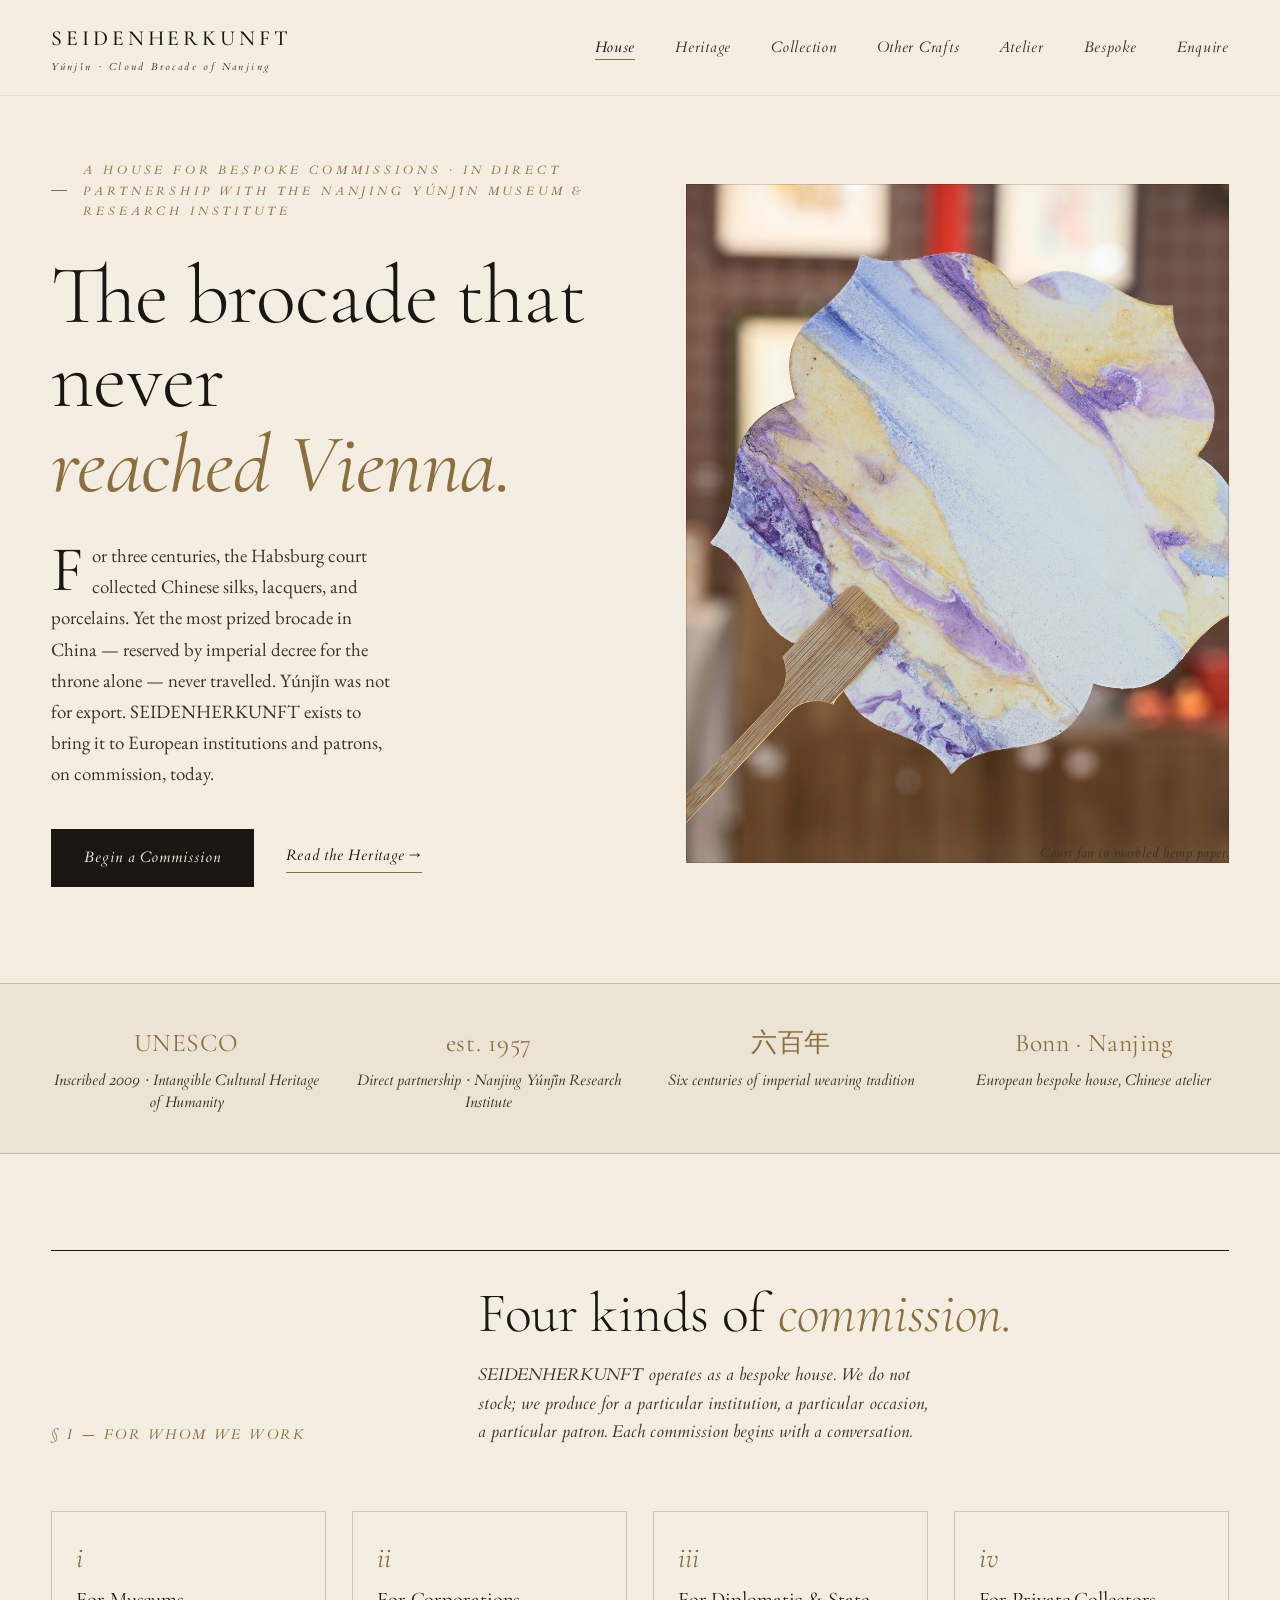
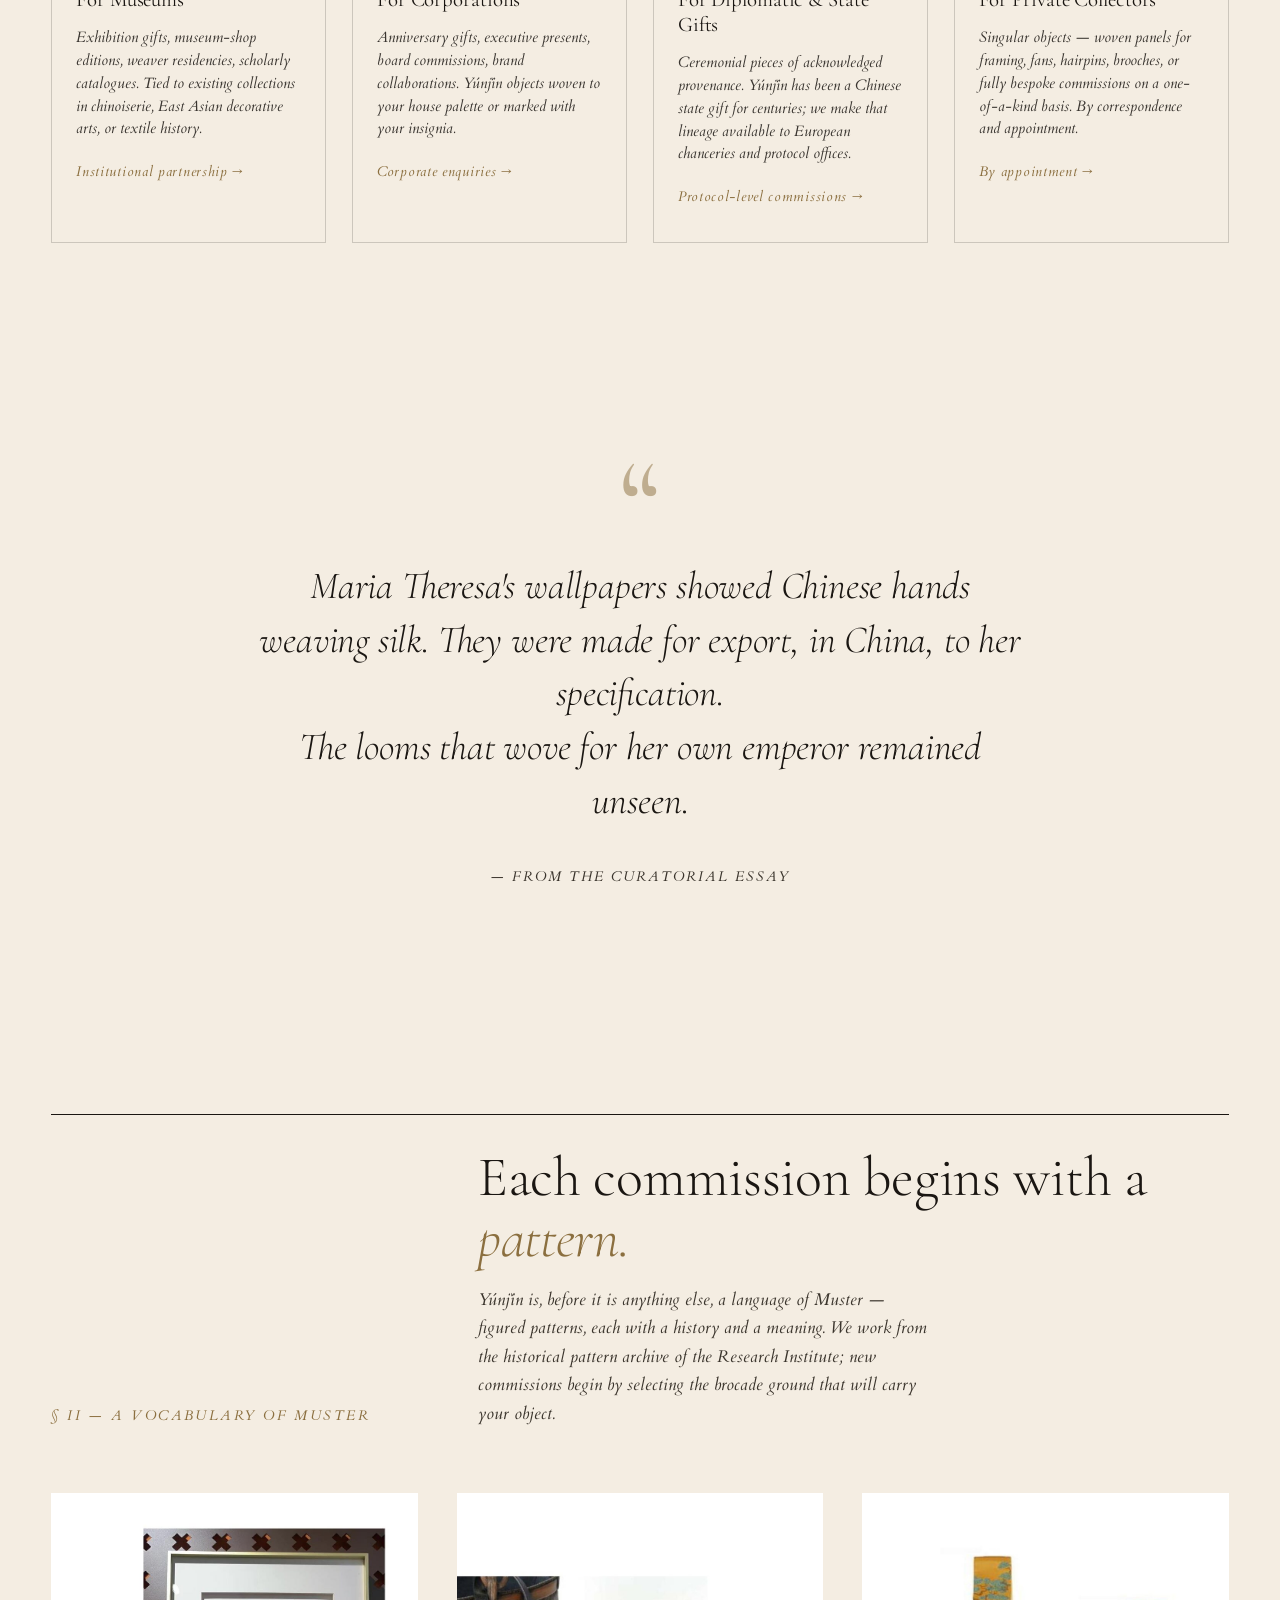
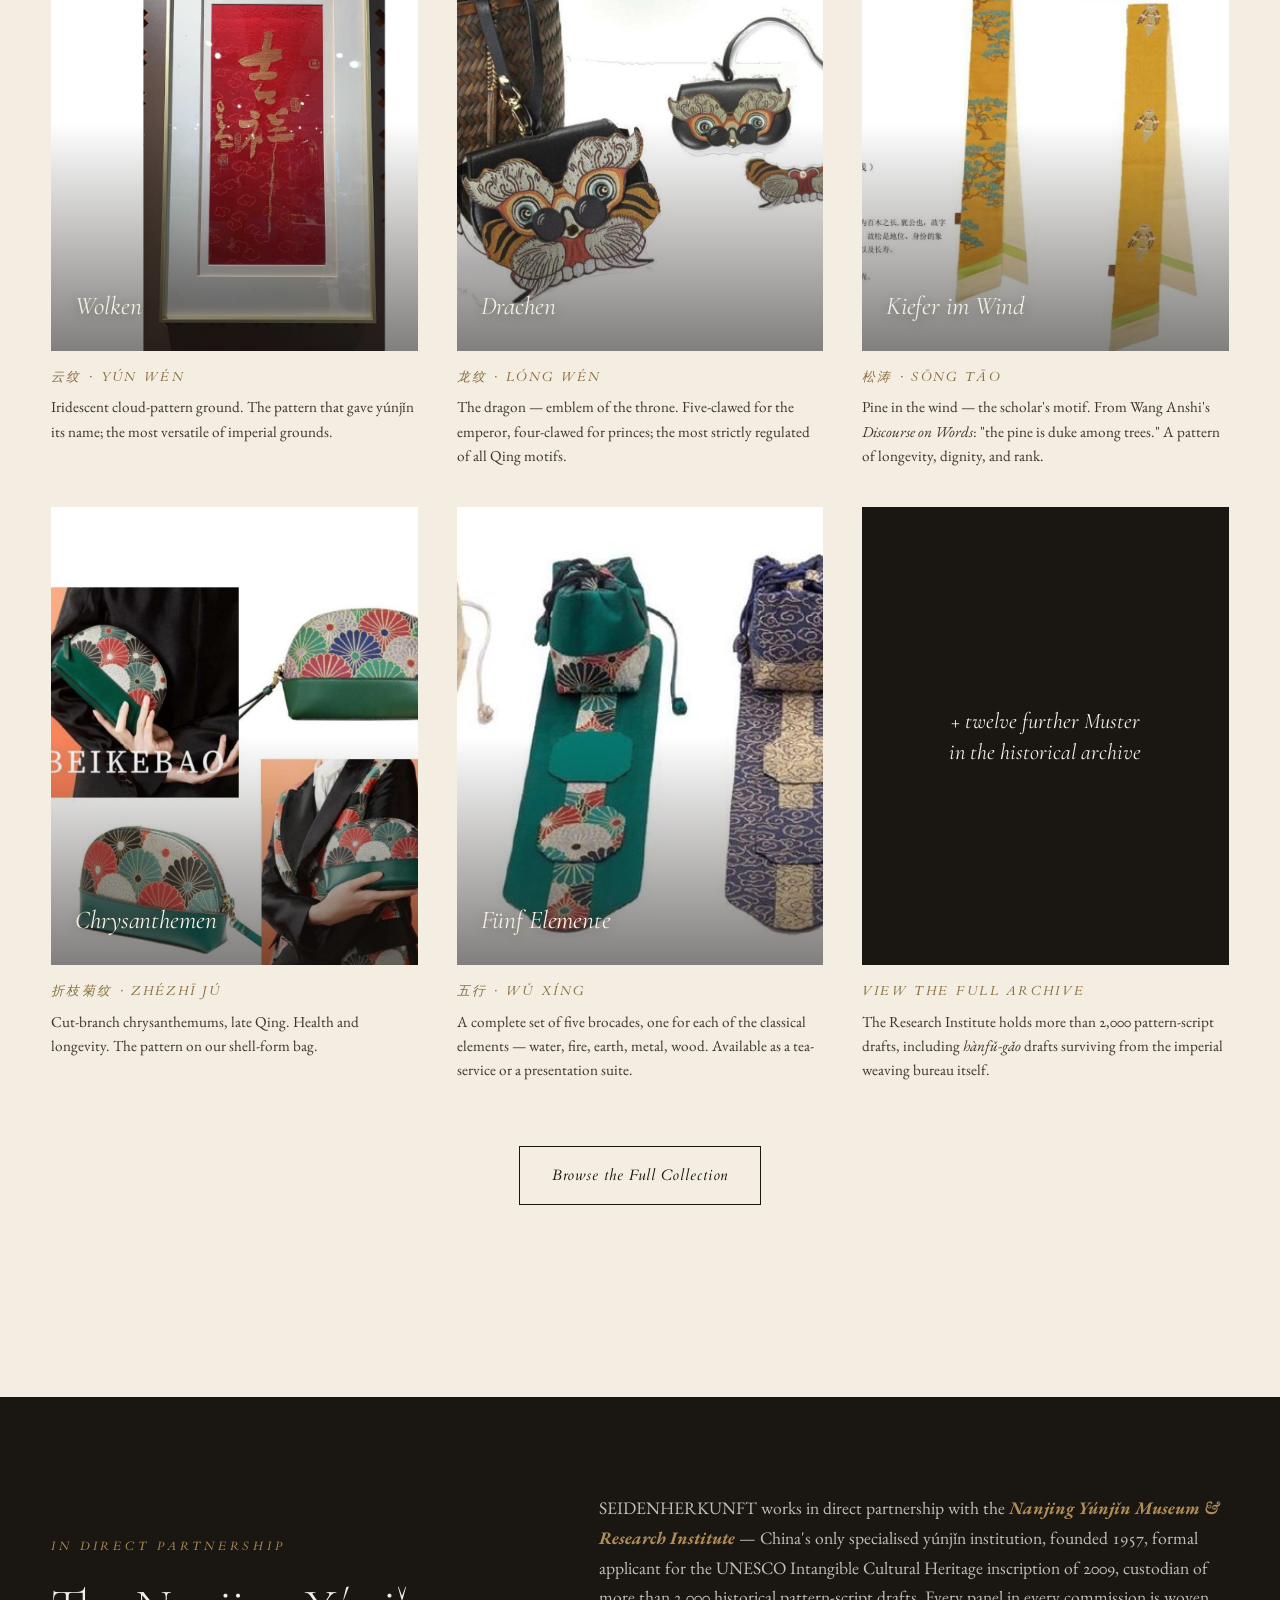
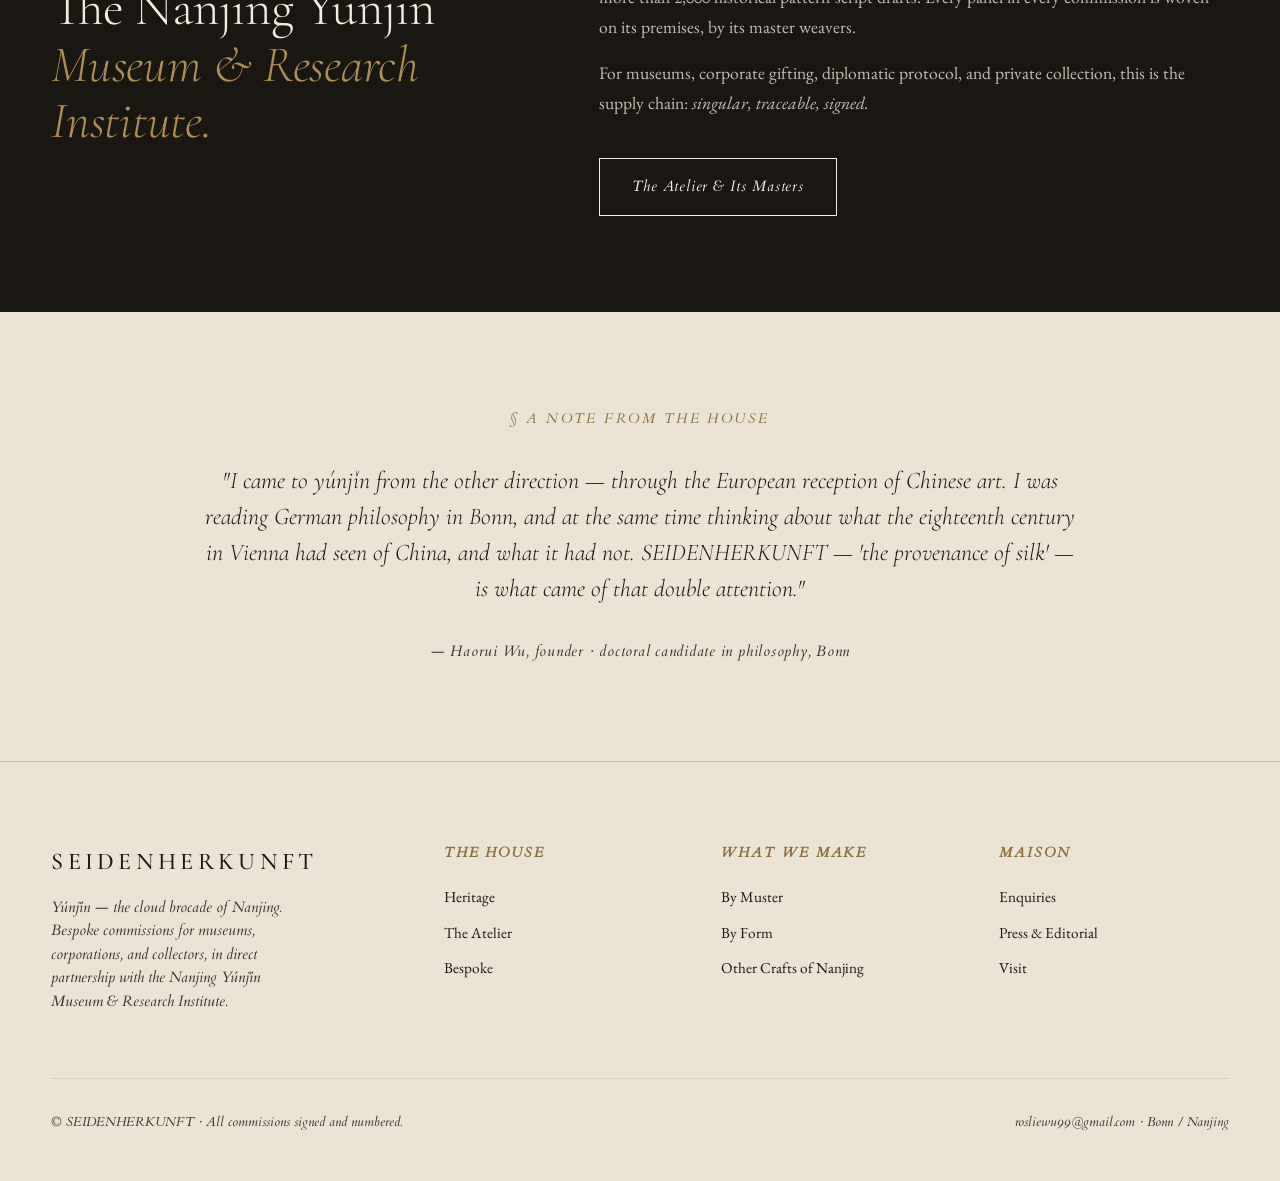
<file: index.html>
<!DOCTYPE html>
<html lang="en">
<head>
<meta charset="UTF-8">
<meta name="viewport" content="width=device-width, initial-scale=1.0">
<title>SEIDENHERKUNFT · The Cloud Brocade of Nanjing</title>
<meta name="description" content="SEIDENHERKUNFT — bespoke yúnjǐn commissions for museums, corporations, diplomatic gifting, and private collectors. In direct partnership with the Nanjing Yúnjǐn Museum & Research Institute.">
<link rel="stylesheet" href="assets/style.css">
</head>
<body>

<nav class="nav">
  <div class="nav__inner">
    <a href="index.html" class="nav__brand">SEIDENHERKUNFT<small>Yúnjǐn · Cloud Brocade of Nanjing</small></a>
    <ul class="nav__menu">
      <li><a href="index.html" class="active">House</a></li>
      <li><a href="heritage.html">Heritage</a></li>
      <li><a href="collection.html">Collection</a></li>
      <li><a href="other-crafts.html">Other Crafts</a></li>
      <li><a href="atelier.html">Atelier</a></li>
      <li><a href="bespoke.html">Bespoke</a></li>
      <li><a href="contact.html">Enquire</a></li>
    </ul>
  </div>
</nav>

<!-- ============ HERO ============ -->
<section class="hero">
  <div class="hero__text">
    <div class="hero__eyebrow reveal reveal-1">A House for Bespoke Commissions · in direct partnership with the Nanjing Yúnjǐn Museum &amp; Research Institute</div>
    <h1 class="hero__title reveal reveal-2">
      The brocade that never<br>
      <em>reached Vienna.</em>
    </h1>
    <p class="hero__lede reveal reveal-3">
      For three centuries, the Habsburg court collected Chinese silks, lacquers, and porcelains. Yet the most prized brocade in China — reserved by imperial decree for the throne alone — never travelled. Yúnjǐn was not for export. SEIDENHERKUNFT exists to bring it to European institutions and patrons, on commission, today.
    </p>
    <div class="hero__actions reveal reveal-4">
      <a href="bespoke.html" class="btn btn--filled">Begin a Commission</a>
      <a href="heritage.html" class="link-arrow">Read the Heritage</a>
    </div>
  </div>
  <div class="hero__image reveal reveal-3">
    <img src="images/0417_1_hero.jpg" alt="Yúnjǐn court fan, painted-cloud paper with bamboo handle">
    <p class="hero__caption">Court fan in marbled hemp paper. Commissioned editions for institutional gifting.</p>
  </div>
</section>

<!-- ============ CREDENTIAL STRIP ============ -->
<section class="credentials">
  <div class="credentials__inner">
    <div class="credential">
      <strong>UNESCO</strong>
      <span>Inscribed 2009 · Intangible Cultural Heritage of Humanity</span>
    </div>
    <div class="credential">
      <strong>est. 1957</strong>
      <span>Direct partnership · Nanjing Yúnjǐn Research Institute</span>
    </div>
    <div class="credential">
      <strong>六百年</strong>
      <span>Six centuries of imperial weaving tradition</span>
    </div>
    <div class="credential">
      <strong>Bonn · Nanjing</strong>
      <span>European bespoke house, Chinese atelier</span>
    </div>
  </div>
</section>

<!-- ============ CLIENT TYPES ============ -->
<section class="section">
  <header class="section__head">
    <div class="section__num">§ I — For Whom We Work</div>
    <div>
      <h2 class="section__title">Four kinds of <em>commission.</em></h2>
      <p class="section__sub">SEIDENHERKUNFT operates as a bespoke house. We do not stock; we produce for a particular institution, a particular occasion, a particular patron. Each commission begins with a conversation.</p>
    </div>
  </header>

  <div class="client-cards">
    <a href="bespoke.html#museums" class="client-card">
      <div class="client-card__num">i</div>
      <h3>For Museums</h3>
      <p>Exhibition gifts, museum-shop editions, weaver residencies, scholarly catalogues. Tied to existing collections in chinoiserie, East Asian decorative arts, or textile history.</p>
      <span class="client-card__cta">Institutional partnership →</span>
    </a>

    <a href="bespoke.html#corporate" class="client-card">
      <div class="client-card__num">ii</div>
      <h3>For Corporations</h3>
      <p>Anniversary gifts, executive presents, board commissions, brand collaborations. Yúnjǐn objects woven to your house palette or marked with your insignia.</p>
      <span class="client-card__cta">Corporate enquiries →</span>
    </a>

    <a href="bespoke.html#diplomatic" class="client-card">
      <div class="client-card__num">iii</div>
      <h3>For Diplomatic &amp; State Gifts</h3>
      <p>Ceremonial pieces of acknowledged provenance. Yúnjǐn has been a Chinese state gift for centuries; we make that lineage available to European chanceries and protocol offices.</p>
      <span class="client-card__cta">Protocol-level commissions →</span>
    </a>

    <a href="bespoke.html#collectors" class="client-card">
      <div class="client-card__num">iv</div>
      <h3>For Private Collectors</h3>
      <p>Singular objects — woven panels for framing, fans, hairpins, brooches, or fully bespoke commissions on a one-of-a-kind basis. By correspondence and appointment.</p>
      <span class="client-card__cta">By appointment →</span>
    </a>
  </div>
</section>

<!-- ============ PULL QUOTE ============ -->
<section class="pullquote">
  <p>
    Maria Theresa's wallpapers showed Chinese hands weaving silk. They were made for export, in China, to her specification.<br>
    The looms that wove for her own emperor remained unseen.
  </p>
  <cite>— from the curatorial essay</cite>
</section>

<!-- ============ MUSTER PREVIEW ============ -->
<section class="section">
  <header class="section__head">
    <div class="section__num">§ II — A Vocabulary of Muster</div>
    <div>
      <h2 class="section__title">Each commission begins with a <em>pattern.</em></h2>
      <p class="section__sub">Yúnjǐn is, before it is anything else, a language of <em>Muster</em> — figured patterns, each with a history and a meaning. We work from the historical pattern archive of the Research Institute; new commissions begin by selecting the brocade ground that will carry your object.</p>
    </div>
  </header>

  <div class="muster-grid">
    <a href="collection.html#wolken" class="muster">
      <div class="muster__img">
        <img src="images/catalog/p005.jpg" alt="Cloud pattern yúnjǐn">
        <div class="muster__overlay"><div class="muster__de">Wolken</div></div>
      </div>
      <div class="muster__zh">云纹 · Yún wén</div>
      <p class="muster__caption">Iridescent cloud-pattern ground. The pattern that gave yúnjǐn its name; the most versatile of imperial grounds.</p>
    </a>

    <a href="collection.html#drachen" class="muster">
      <div class="muster__img">
        <img src="images/catalog/p040.jpg" alt="Dragon pattern yúnjǐn">
        <div class="muster__overlay"><div class="muster__de">Drachen</div></div>
      </div>
      <div class="muster__zh">龙纹 · Lóng wén</div>
      <p class="muster__caption">The dragon — emblem of the throne. Five-clawed for the emperor, four-clawed for princes; the most strictly regulated of all Qing motifs.</p>
    </a>

    <a href="collection.html#kiefer" class="muster">
      <div class="muster__img">
        <img src="images/catalog/p055.jpg" alt="Pine waves pattern">
        <div class="muster__overlay"><div class="muster__de">Kiefer im Wind</div></div>
      </div>
      <div class="muster__zh">松涛 · Sōng tāo</div>
      <p class="muster__caption">Pine in the wind — the scholar's motif. From Wang Anshi's <em>Discourse on Words</em>: "the pine is duke among trees." A pattern of longevity, dignity, and rank.</p>
    </a>

    <a href="collection.html#tausendblueten" class="muster">
      <div class="muster__img">
        <img src="images/catalog/p025.jpg" alt="Chrysanthemum pattern">
        <div class="muster__overlay"><div class="muster__de">Chrysanthemen</div></div>
      </div>
      <div class="muster__zh">折枝菊纹 · Zhézhī jú</div>
      <p class="muster__caption">Cut-branch chrysanthemums, late Qing. Health and longevity. The pattern on our shell-form bag.</p>
    </a>

    <a href="collection.html#wuxing" class="muster">
      <div class="muster__img">
        <img src="images/catalog/p020.jpg" alt="Five elements set">
        <div class="muster__overlay"><div class="muster__de">Fünf Elemente</div></div>
      </div>
      <div class="muster__zh">五行 · Wǔ xíng</div>
      <p class="muster__caption">A complete set of five brocades, one for each of the classical elements — water, fire, earth, metal, wood. Available as a tea-service or a presentation suite.</p>
    </a>

    <a href="collection.html" class="muster">
      <div class="muster__img" style="display: flex; align-items: center; justify-content: center; background: var(--ink); color: var(--paper);">
        <div style="text-align: center; font-family: var(--serif-display); font-style: italic; font-size: 1.4rem; padding: 2rem; line-height: 1.4;">
          + twelve further Muster<br>in the historical archive
        </div>
      </div>
      <div class="muster__zh">View the full archive</div>
      <p class="muster__caption">The Research Institute holds more than 2,000 pattern-script drafts, including <em>hànfǔ-gǎo</em> drafts surviving from the imperial weaving bureau itself.</p>
    </a>
  </div>

  <div class="text-center" style="margin-top: 4rem;">
    <a href="collection.html" class="btn">Browse the Full Collection</a>
  </div>
</section>

<!-- ============ INSTITUTIONAL BANNER ============ -->
<section class="institutional">
  <div class="institutional__inner">
    <div>
      <div class="institutional__eyebrow">In Direct Partnership</div>
      <h2>The Nanjing Yúnjǐn <em>Museum &amp; Research Institute.</em></h2>
    </div>
    <div>
      <p>
        SEIDENHERKUNFT works in direct partnership with the <strong style="color: var(--gold-soft); font-style: italic;">Nanjing Yúnjǐn Museum &amp; Research Institute</strong> — China's only specialised yúnjǐn institution, founded 1957, formal applicant for the UNESCO Intangible Cultural Heritage inscription of 2009, custodian of more than 2,000 historical pattern-script drafts. Every panel in every commission is woven on its premises, by its master weavers.
      </p>
      <p>
        For museums, corporate gifting, diplomatic protocol, and private collection, this is the supply chain: <em>singular, traceable, signed.</em>
      </p>
      <a href="atelier.html" class="btn">The Atelier &amp; Its Masters</a>
    </div>
  </div>
</section>

<!-- ============ FOUNDER NOTE ============ -->
<section class="section" style="background: var(--paper-warm); max-width: none;">
<div style="max-width: 880px; margin: 0 auto;">
  <div style="text-align: center; margin-bottom: 2rem;">
    <div class="section__num">§ A Note from the House</div>
  </div>
  <p style="font-family: var(--serif-display); font-style: italic; font-weight: 300; font-size: 1.5rem; line-height: 1.5; color: var(--ink); text-align: center; margin-bottom: 2rem;">
    "I came to yúnjǐn from the other direction — through the European reception of Chinese art. I was reading German philosophy in Bonn, and at the same time thinking about what the eighteenth century in Vienna had seen of China, and what it had not. SEIDENHERKUNFT — 'the provenance of silk' — is what came of that double attention."
  </p>
  <p style="text-align: center; font-family: var(--serif-caption); font-style: italic; font-size: 0.95rem; color: var(--ink-soft); letter-spacing: 0.05em;">
    — Haorui Wu, founder · doctoral candidate in philosophy, Bonn
    
  </p>
</div>
</section>

<!-- ============ FOOTER ============ -->
<footer class="footer">
  <div class="footer__inner">
    <div class="footer__col">
      <div class="footer__brand">SEIDENHERKUNFT</div>
      <p class="footer__tag">Yúnjǐn — the cloud brocade of Nanjing. Bespoke commissions for museums, corporations, and collectors, in direct partnership with the Nanjing Yúnjǐn Museum &amp; Research Institute.</p>
    </div>
    <div class="footer__col">
      <h4>The House</h4>
      <ul>
        <li><a href="heritage.html">Heritage</a></li>
        <li><a href="atelier.html">The Atelier</a></li>
        <li><a href="bespoke.html">Bespoke</a></li>
      </ul>
    </div>
    <div class="footer__col">
      <h4>What We Make</h4>
      <ul>
        <li><a href="collection.html">By Muster</a></li>
        <li><a href="collection.html#forms">By Form</a></li>
        <li><a href="other-crafts.html">Other Crafts of Nanjing</a></li>
      </ul>
    </div>
    <div class="footer__col">
      <h4>Maison</h4>
      <ul>
        <li><a href="contact.html">Enquiries</a></li>
        <li><a href="contact.html?subject=press">Press &amp; Editorial</a></li>
        <li><a href="contact.html?subject=visit">Visit</a></li>
      </ul>
    </div>
  </div>
  <div class="footer__bottom">
    <span>© SEIDENHERKUNFT · All commissions signed and numbered.</span>
    <span>rosliewu99@gmail.com · Bonn / Nanjing</span>
  </div>
</footer>

</body>
</html>
</file>
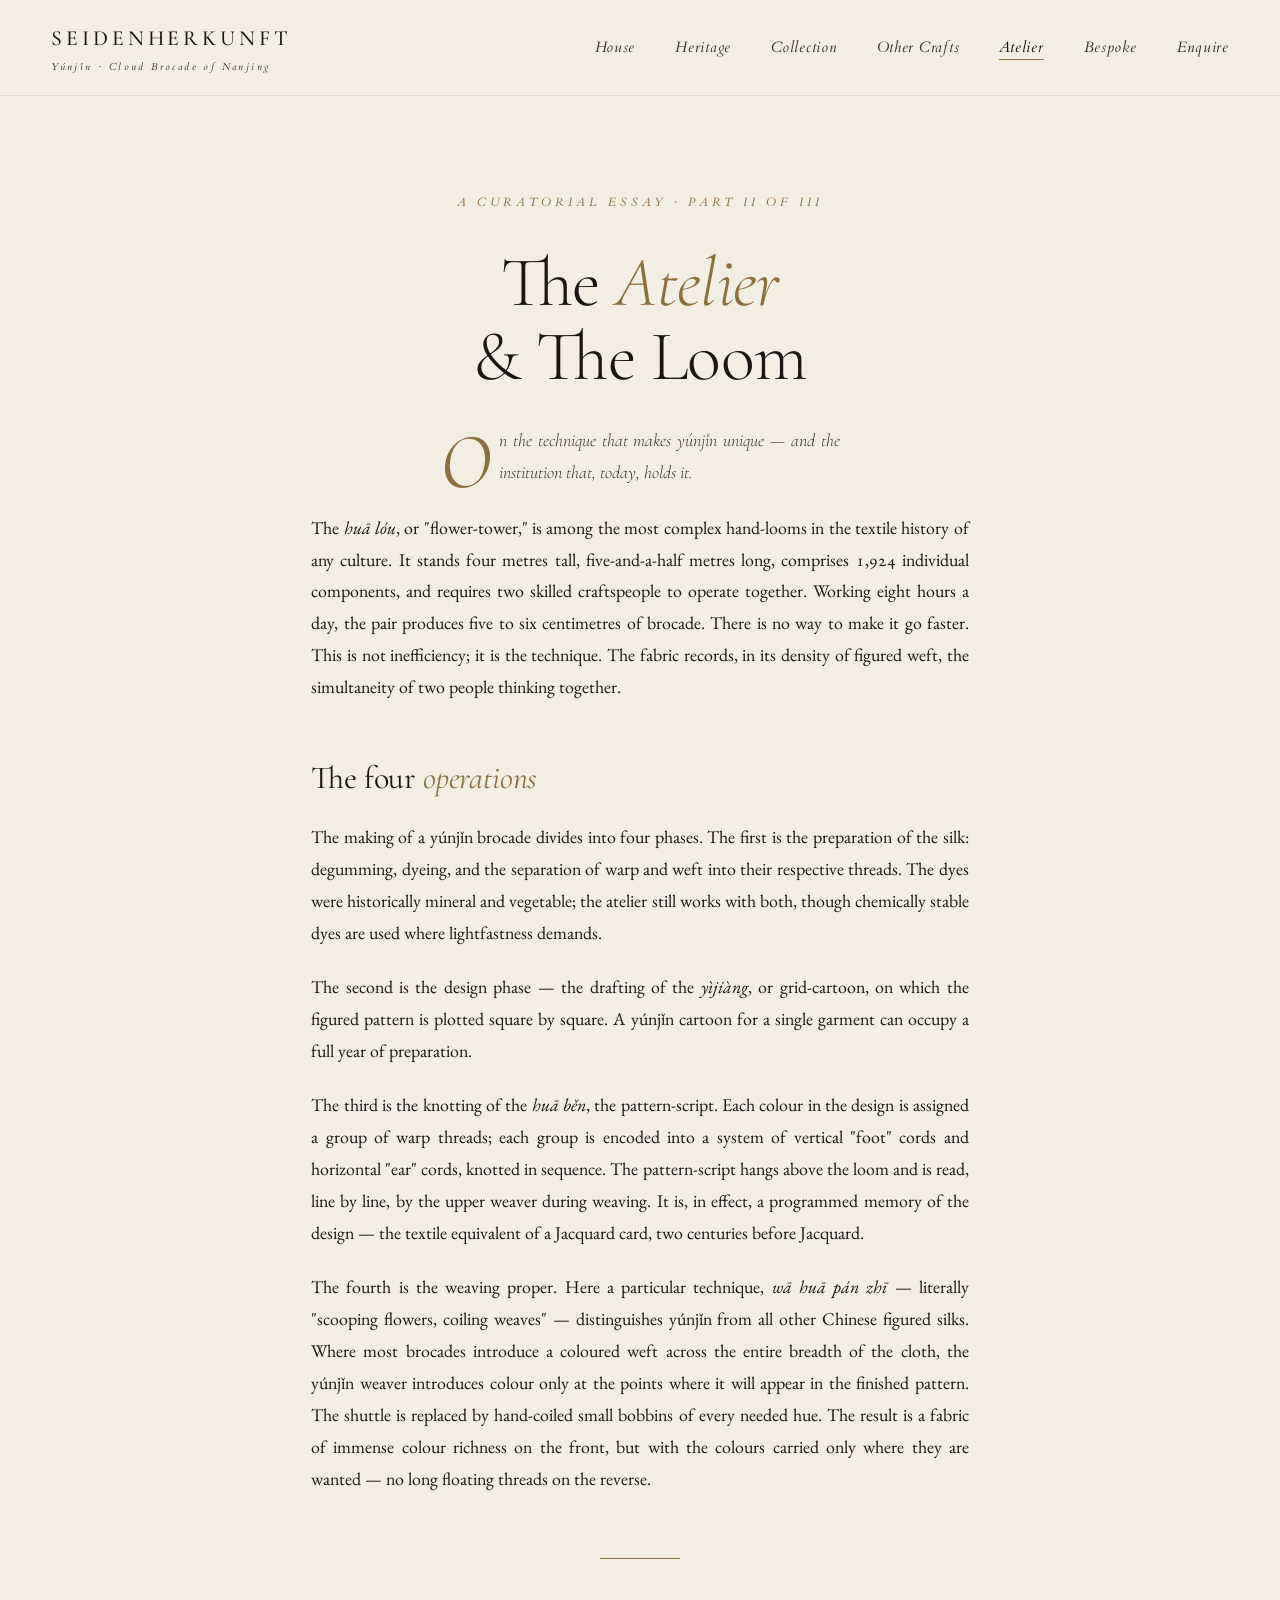
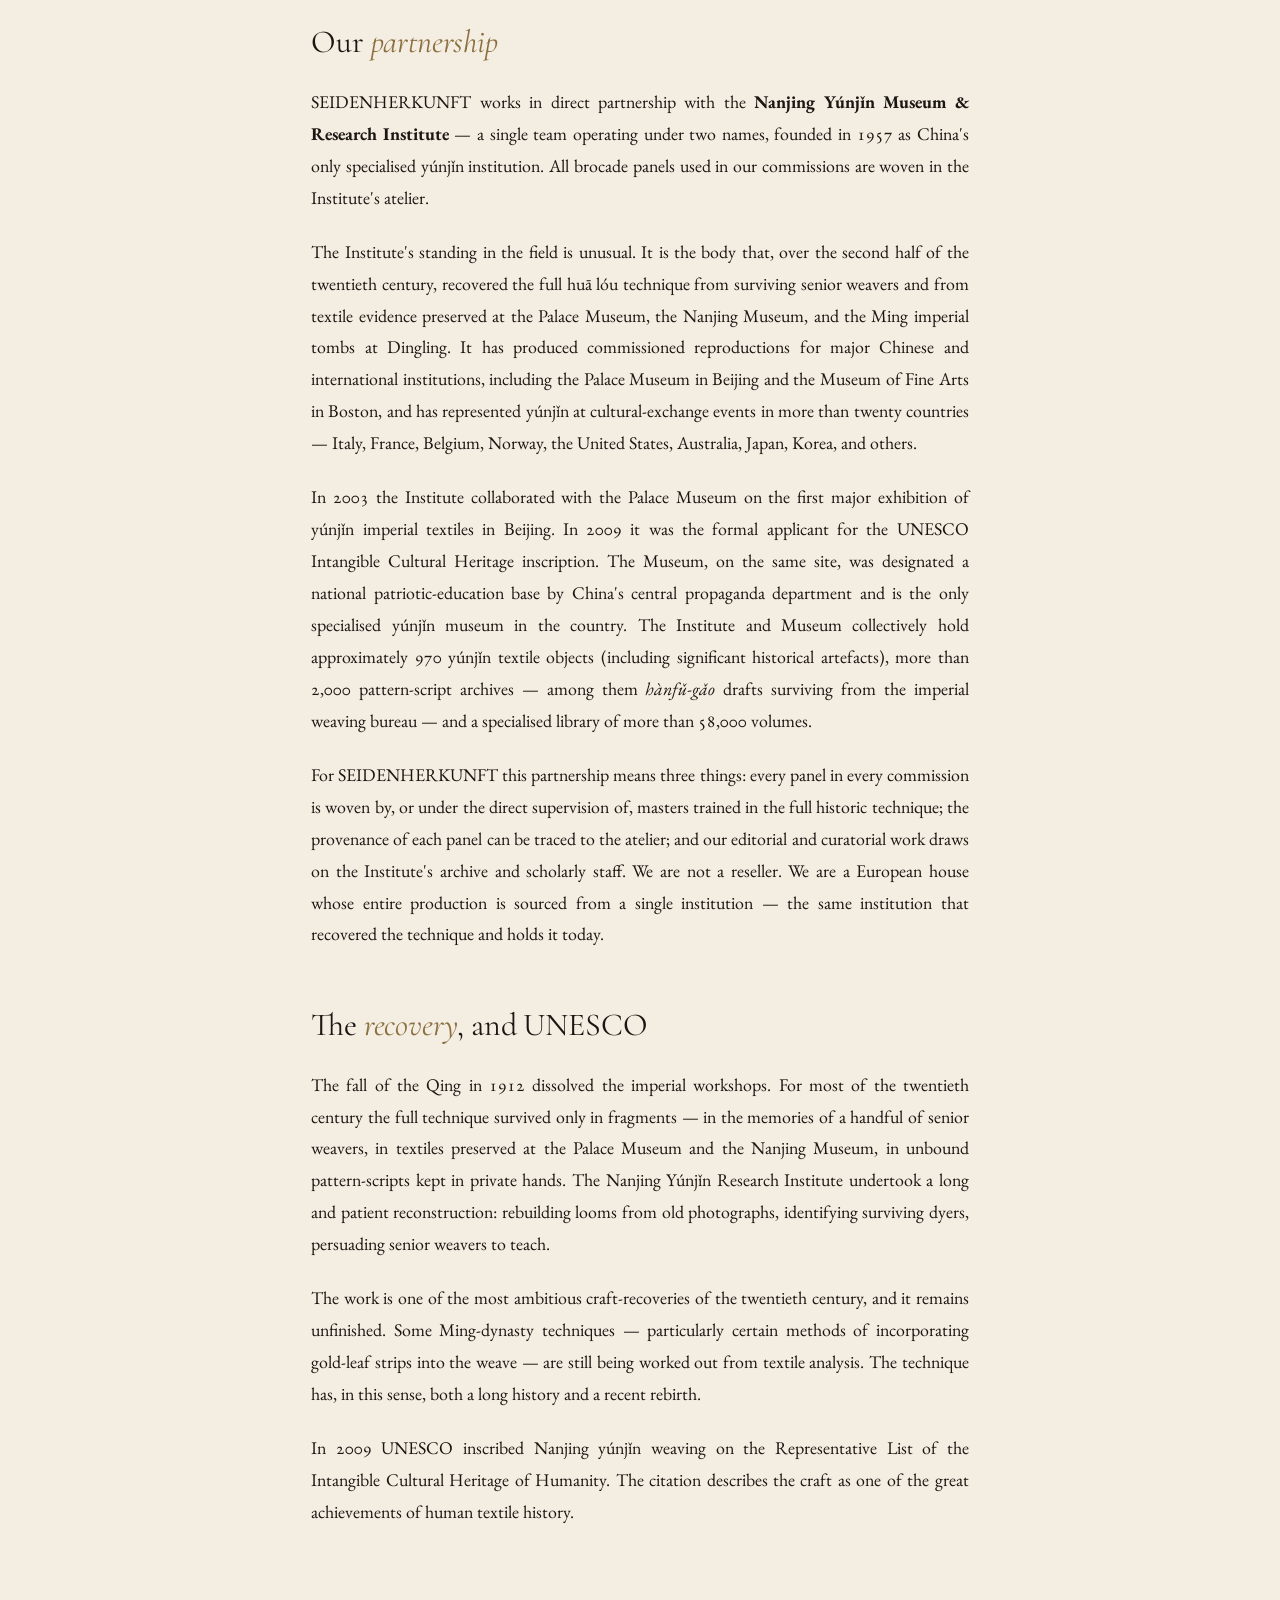
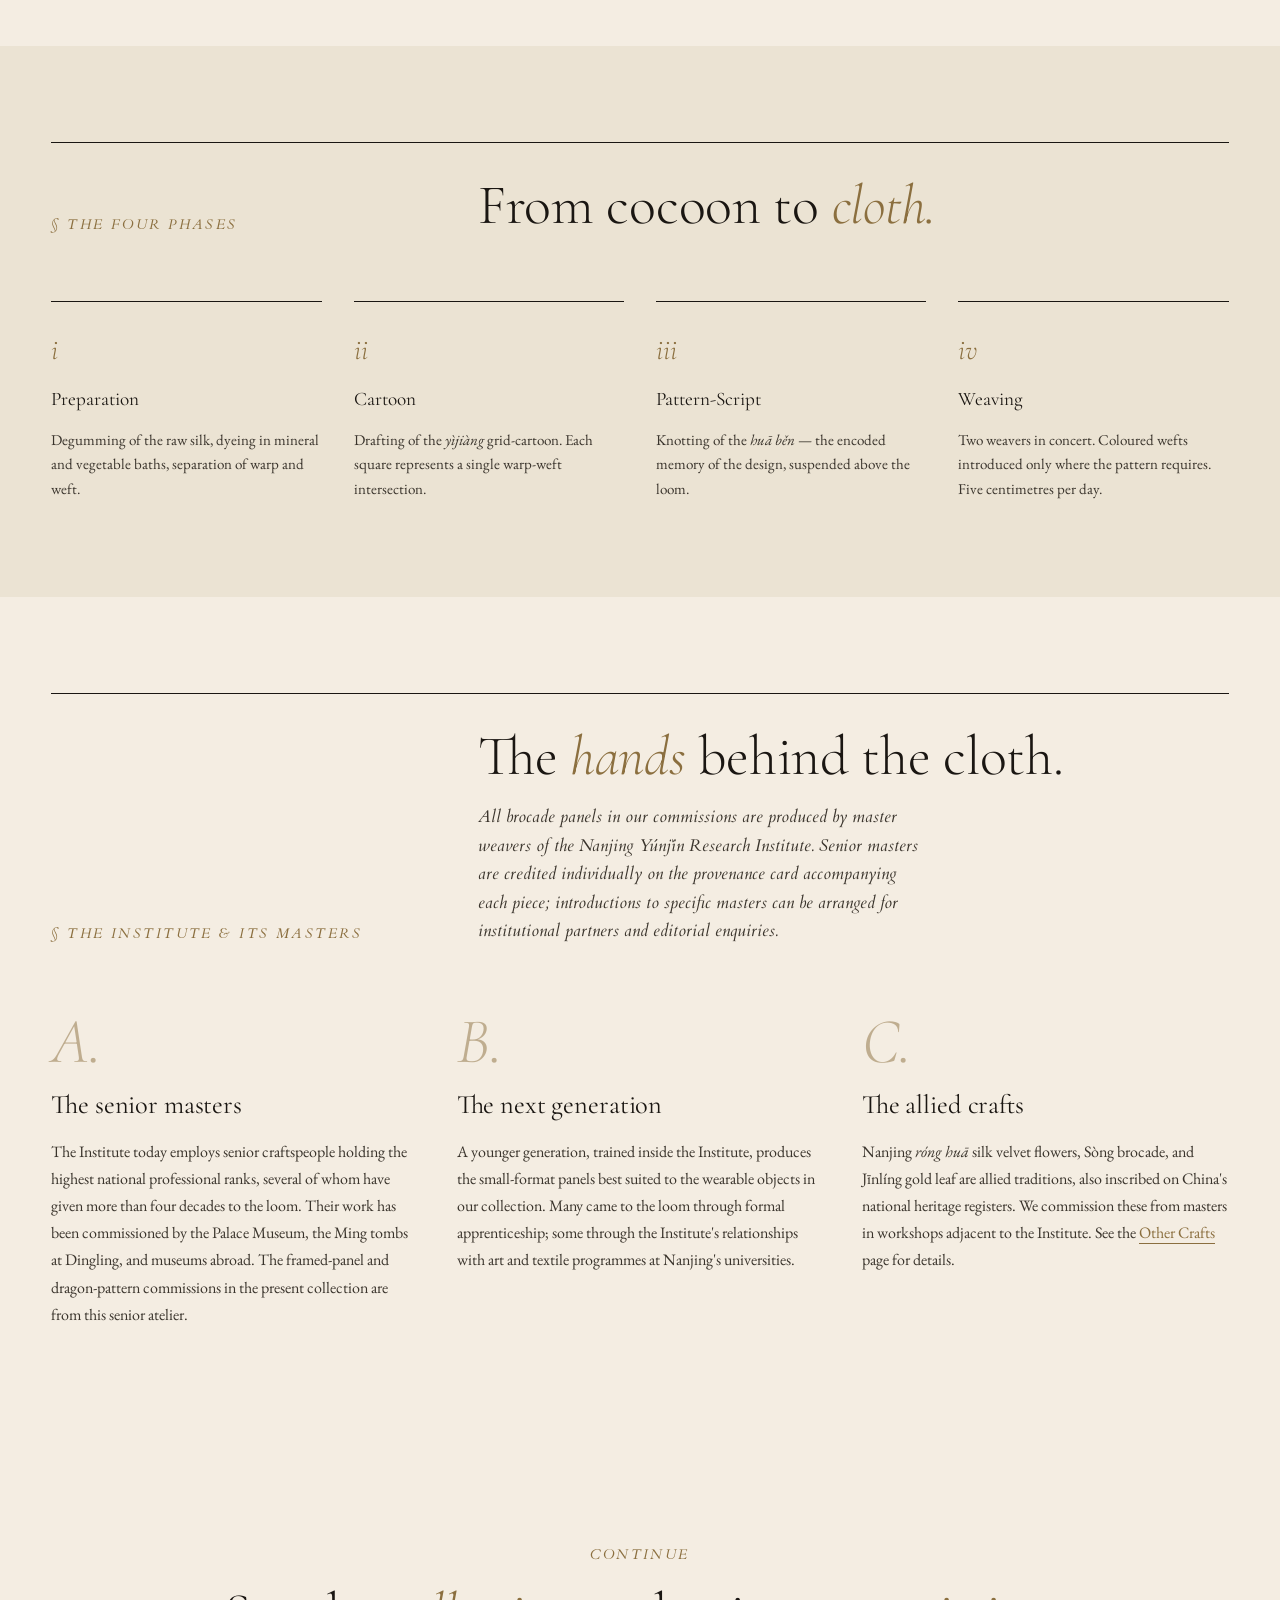
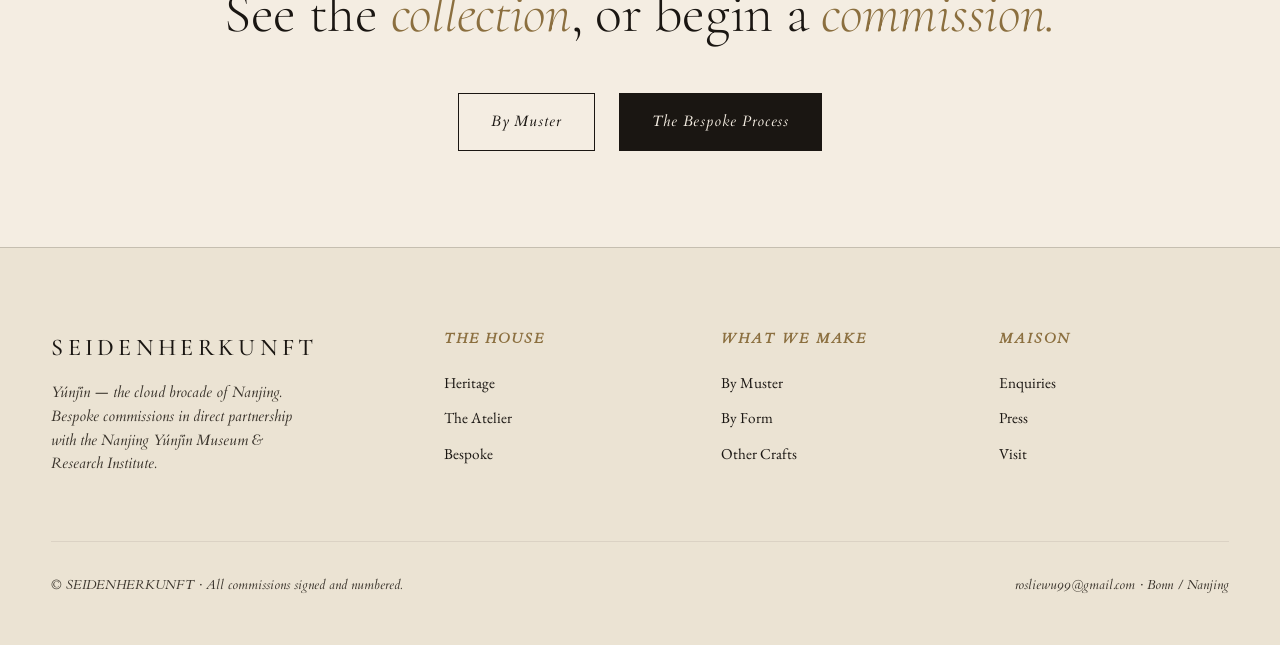
<file: atelier.html>
<!DOCTYPE html>
<html lang="en">
<head>
<meta charset="UTF-8">
<meta name="viewport" content="width=device-width, initial-scale=1.0">
<title>The Atelier · SEIDENHERKUNFT</title>
<meta name="description" content="The Nanjing draw-loom, the technique of yúnjǐn weaving, and the Research Institute that holds the tradition.">
<link rel="stylesheet" href="assets/style.css">
</head>
<body>

<nav class="nav">
  <div class="nav__inner">
    <a href="index.html" class="nav__brand">SEIDENHERKUNFT<small>Yúnjǐn · Cloud Brocade of Nanjing</small></a>
    <ul class="nav__menu">
      <li><a href="index.html">House</a></li>
      <li><a href="heritage.html">Heritage</a></li>
      <li><a href="collection.html">Collection</a></li>
      <li><a href="other-crafts.html">Other Crafts</a></li>
      <li><a href="atelier.html" class="active">Atelier</a></li>
      <li><a href="bespoke.html">Bespoke</a></li>
      <li><a href="contact.html">Enquire</a></li>
    </ul>
  </div>
</nav>

<article class="article">
  <div class="article__kicker">A Curatorial Essay · Part II of III</div>
  <h1>The <em>Atelier</em><br>&amp; The Loom</h1>
  <p class="article__dek">
    On the technique that makes yúnjǐn unique — and the institution that, today, holds it.
  </p>

  <p>
    The <em>huā lóu</em>, or "flower-tower," is among the most complex hand-looms in the textile history of any culture. It stands four metres tall, five-and-a-half metres long, comprises 1,924 individual components, and requires two skilled craftspeople to operate together. Working eight hours a day, the pair produces five to six centimetres of brocade. There is no way to make it go faster. This is not inefficiency; it is the technique. The fabric records, in its density of figured weft, the simultaneity of two people thinking together.
  </p>

  <h2>The four <em>operations</em></h2>

  <p>
    The making of a yúnjǐn brocade divides into four phases. The first is the preparation of the silk: degumming, dyeing, and the separation of warp and weft into their respective threads. The dyes were historically mineral and vegetable; the atelier still works with both, though chemically stable dyes are used where lightfastness demands.
  </p>

  <p>
    The second is the design phase — the drafting of the <em>yìjiàng</em>, or grid-cartoon, on which the figured pattern is plotted square by square. A yúnjǐn cartoon for a single garment can occupy a full year of preparation.
  </p>

  <p>
    The third is the knotting of the <em>huā běn</em>, the pattern-script. Each colour in the design is assigned a group of warp threads; each group is encoded into a system of vertical "foot" cords and horizontal "ear" cords, knotted in sequence. The pattern-script hangs above the loom and is read, line by line, by the upper weaver during weaving. It is, in effect, a programmed memory of the design — the textile equivalent of a Jacquard card, two centuries before Jacquard.
  </p>

  <p>
    The fourth is the weaving proper. Here a particular technique, <em>wā huā pán zhī</em> — literally "scooping flowers, coiling weaves" — distinguishes yúnjǐn from all other Chinese figured silks. Where most brocades introduce a coloured weft across the entire breadth of the cloth, the yúnjǐn weaver introduces colour only at the points where it will appear in the finished pattern. The shuttle is replaced by hand-coiled small bobbins of every needed hue. The result is a fabric of immense colour richness on the front, but with the colours carried only where they are wanted — no long floating threads on the reverse.
  </p>

  <span class="drop-cap-rule"></span>

  <h2 id="partnership">Our <em>partnership</em></h2>

  <p>
    SEIDENHERKUNFT works in direct partnership with the <strong>Nanjing Yúnjǐn Museum &amp; Research Institute</strong> — a single team operating under two names, founded in 1957 as China's only specialised yúnjǐn institution. All brocade panels used in our commissions are woven in the Institute's atelier.
  </p>

  <p>
    The Institute's standing in the field is unusual. It is the body that, over the second half of the twentieth century, recovered the full huā lóu technique from surviving senior weavers and from textile evidence preserved at the Palace Museum, the Nanjing Museum, and the Ming imperial tombs at Dingling. It has produced commissioned reproductions for major Chinese and international institutions, including the Palace Museum in Beijing and the Museum of Fine Arts in Boston, and has represented yúnjǐn at cultural-exchange events in more than twenty countries — Italy, France, Belgium, Norway, the United States, Australia, Japan, Korea, and others.
  </p>

  <p>
    In 2003 the Institute collaborated with the Palace Museum on the first major exhibition of yúnjǐn imperial textiles in Beijing. In 2009 it was the formal applicant for the UNESCO Intangible Cultural Heritage inscription. The Museum, on the same site, was designated a national patriotic-education base by China's central propaganda department and is the only specialised yúnjǐn museum in the country. The Institute and Museum collectively hold approximately 970 yúnjǐn textile objects (including significant historical artefacts), more than 2,000 pattern-script archives — among them <em>hànfǔ-gǎo</em> drafts surviving from the imperial weaving bureau — and a specialised library of more than 58,000 volumes.
  </p>

  <p>
    For SEIDENHERKUNFT this partnership means three things: every panel in every commission is woven by, or under the direct supervision of, masters trained in the full historic technique; the provenance of each panel can be traced to the atelier; and our editorial and curatorial work draws on the Institute's archive and scholarly staff. We are not a reseller. We are a European house whose entire production is sourced from a single institution — the same institution that recovered the technique and holds it today.
  </p>

  <h2 id="unesco">The <em>recovery</em>, and UNESCO</h2>

  <p>
    The fall of the Qing in 1912 dissolved the imperial workshops. For most of the twentieth century the full technique survived only in fragments — in the memories of a handful of senior weavers, in textiles preserved at the Palace Museum and the Nanjing Museum, in unbound pattern-scripts kept in private hands. The Nanjing Yúnjǐn Research Institute undertook a long and patient reconstruction: rebuilding looms from old photographs, identifying surviving dyers, persuading senior weavers to teach.
  </p>

  <p>
    The work is one of the most ambitious craft-recoveries of the twentieth century, and it remains unfinished. Some Ming-dynasty techniques — particularly certain methods of incorporating gold-leaf strips into the weave — are still being worked out from textile analysis. The technique has, in this sense, both a long history and a recent rebirth.
  </p>

  <p>
    In 2009 UNESCO inscribed Nanjing yúnjǐn weaving on the Representative List of the Intangible Cultural Heritage of Humanity. The citation describes the craft as one of the great achievements of human textile history.
  </p>

</article>

<!-- ============ PROCESS ============ -->
<section class="section" style="background: var(--paper-warm); max-width: none;">
<div style="max-width: 1480px; margin: 0 auto;">
  <header class="section__head">
    <div class="section__num">§ The Four Phases</div>
    <div>
      <h2 class="section__title">From cocoon to <em>cloth.</em></h2>
    </div>
  </header>

  <div class="process">
    <div class="process__step">
      <div class="process__step__num">i</div>
      <h4>Preparation</h4>
      <p>Degumming of the raw silk, dyeing in mineral and vegetable baths, separation of warp and weft.</p>
    </div>
    <div class="process__step">
      <div class="process__step__num">ii</div>
      <h4>Cartoon</h4>
      <p>Drafting of the <em>yìjiàng</em> grid-cartoon. Each square represents a single warp-weft intersection.</p>
    </div>
    <div class="process__step">
      <div class="process__step__num">iii</div>
      <h4>Pattern-Script</h4>
      <p>Knotting of the <em>huā běn</em> — the encoded memory of the design, suspended above the loom.</p>
    </div>
    <div class="process__step">
      <div class="process__step__num">iv</div>
      <h4>Weaving</h4>
      <p>Two weavers in concert. Coloured wefts introduced only where the pattern requires. Five centimetres per day.</p>
    </div>
  </div>
</div>
</section>

<!-- ============ THE WEAVERS ============ -->
<section class="section">
  <header class="section__head">
    <div class="section__num">§ The Institute &amp; Its Masters</div>
    <div>
      <h2 class="section__title">The <em>hands</em> behind the cloth.</h2>
      <p class="section__sub">All brocade panels in our commissions are produced by master weavers of the Nanjing Yúnjǐn Research Institute. Senior masters are credited individually on the provenance card accompanying each piece; introductions to specific masters can be arranged for institutional partners and editorial enquiries.</p>
    </div>
  </header>

  <div class="stories">
    <article class="story">
      <div class="story__num">A.</div>
      <h3 class="story__title">The senior masters</h3>
      <p class="story__body">
        The Institute today employs senior craftspeople holding the highest national professional ranks, several of whom have given more than four decades to the loom. Their work has been commissioned by the Palace Museum, the Ming tombs at Dingling, and museums abroad. The framed-panel and dragon-pattern commissions in the present collection are from this senior atelier.
      </p>
    </article>

    <article class="story">
      <div class="story__num">B.</div>
      <h3 class="story__title">The next generation</h3>
      <p class="story__body">
        A younger generation, trained inside the Institute, produces the small-format panels best suited to the wearable objects in our collection. Many came to the loom through formal apprenticeship; some through the Institute's relationships with art and textile programmes at Nanjing's universities.
      </p>
    </article>

    <article class="story">
      <div class="story__num">C.</div>
      <h3 class="story__title">The allied crafts</h3>
      <p class="story__body">
        Nanjing <em>róng huā</em> silk velvet flowers, Sòng brocade, and Jīnlíng gold leaf are allied traditions, also inscribed on China's national heritage registers. We commission these from masters in workshops adjacent to the Institute. See the <a href="other-crafts.html" style="color: var(--gold); border-bottom: 1px solid var(--gold);">Other Crafts</a> page for details.
      </p>
    </article>
  </div>
</section>

<!-- ============ Bridge to collection ============ -->
<section class="section text-center">
  <div class="section__num" style="margin-bottom: 1rem;">Continue</div>
  <h2 class="section__title">See the <em>collection</em>, or begin a <em>commission.</em></h2>
  <div style="margin-top: 3rem; display: flex; gap: 1.5rem; justify-content: center; flex-wrap: wrap;">
    <a href="collection.html" class="btn">By Muster</a>
    <a href="bespoke.html" class="btn btn--filled">The Bespoke Process</a>
  </div>
</section>

<!-- ============ FOOTER ============ -->
<footer class="footer">
  <div class="footer__inner">
    <div class="footer__col">
      <div class="footer__brand">SEIDENHERKUNFT</div>
      <p class="footer__tag">Yúnjǐn — the cloud brocade of Nanjing. Bespoke commissions in direct partnership with the Nanjing Yúnjǐn Museum &amp; Research Institute.</p>
    </div>
    <div class="footer__col">
      <h4>The House</h4>
      <ul>
        <li><a href="heritage.html">Heritage</a></li>
        <li><a href="atelier.html">The Atelier</a></li>
        <li><a href="bespoke.html">Bespoke</a></li>
      </ul>
    </div>
    <div class="footer__col">
      <h4>What We Make</h4>
      <ul>
        <li><a href="collection.html">By Muster</a></li>
        <li><a href="collection.html#forms">By Form</a></li>
        <li><a href="other-crafts.html">Other Crafts</a></li>
      </ul>
    </div>
    <div class="footer__col">
      <h4>Maison</h4>
      <ul>
        <li><a href="contact.html">Enquiries</a></li>
        <li><a href="contact.html?subject=press">Press</a></li>
        <li><a href="contact.html?subject=visit">Visit</a></li>
      </ul>
    </div>
  </div>
  <div class="footer__bottom">
    <span>© SEIDENHERKUNFT · All commissions signed and numbered.</span>
    <span>rosliewu99@gmail.com · Bonn / Nanjing</span>
  </div>
</footer>

</body>
</html>
</file>
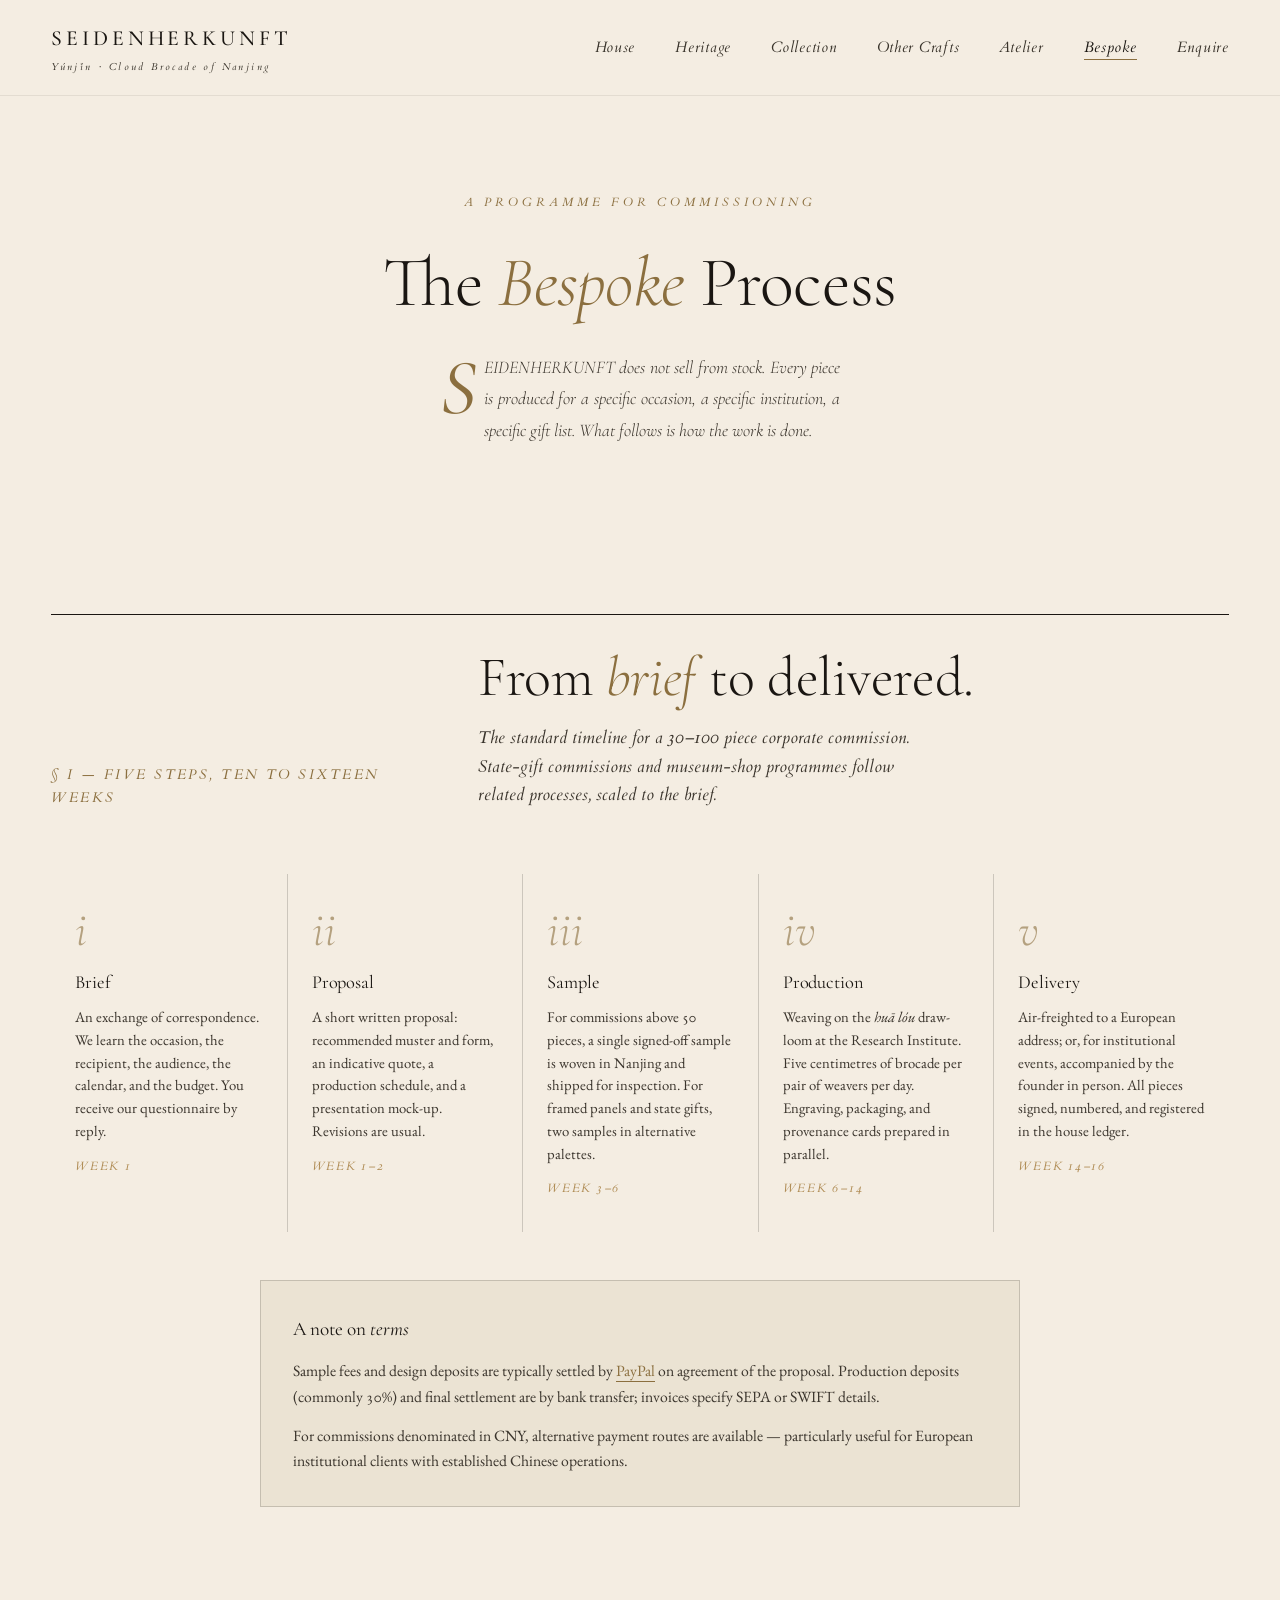
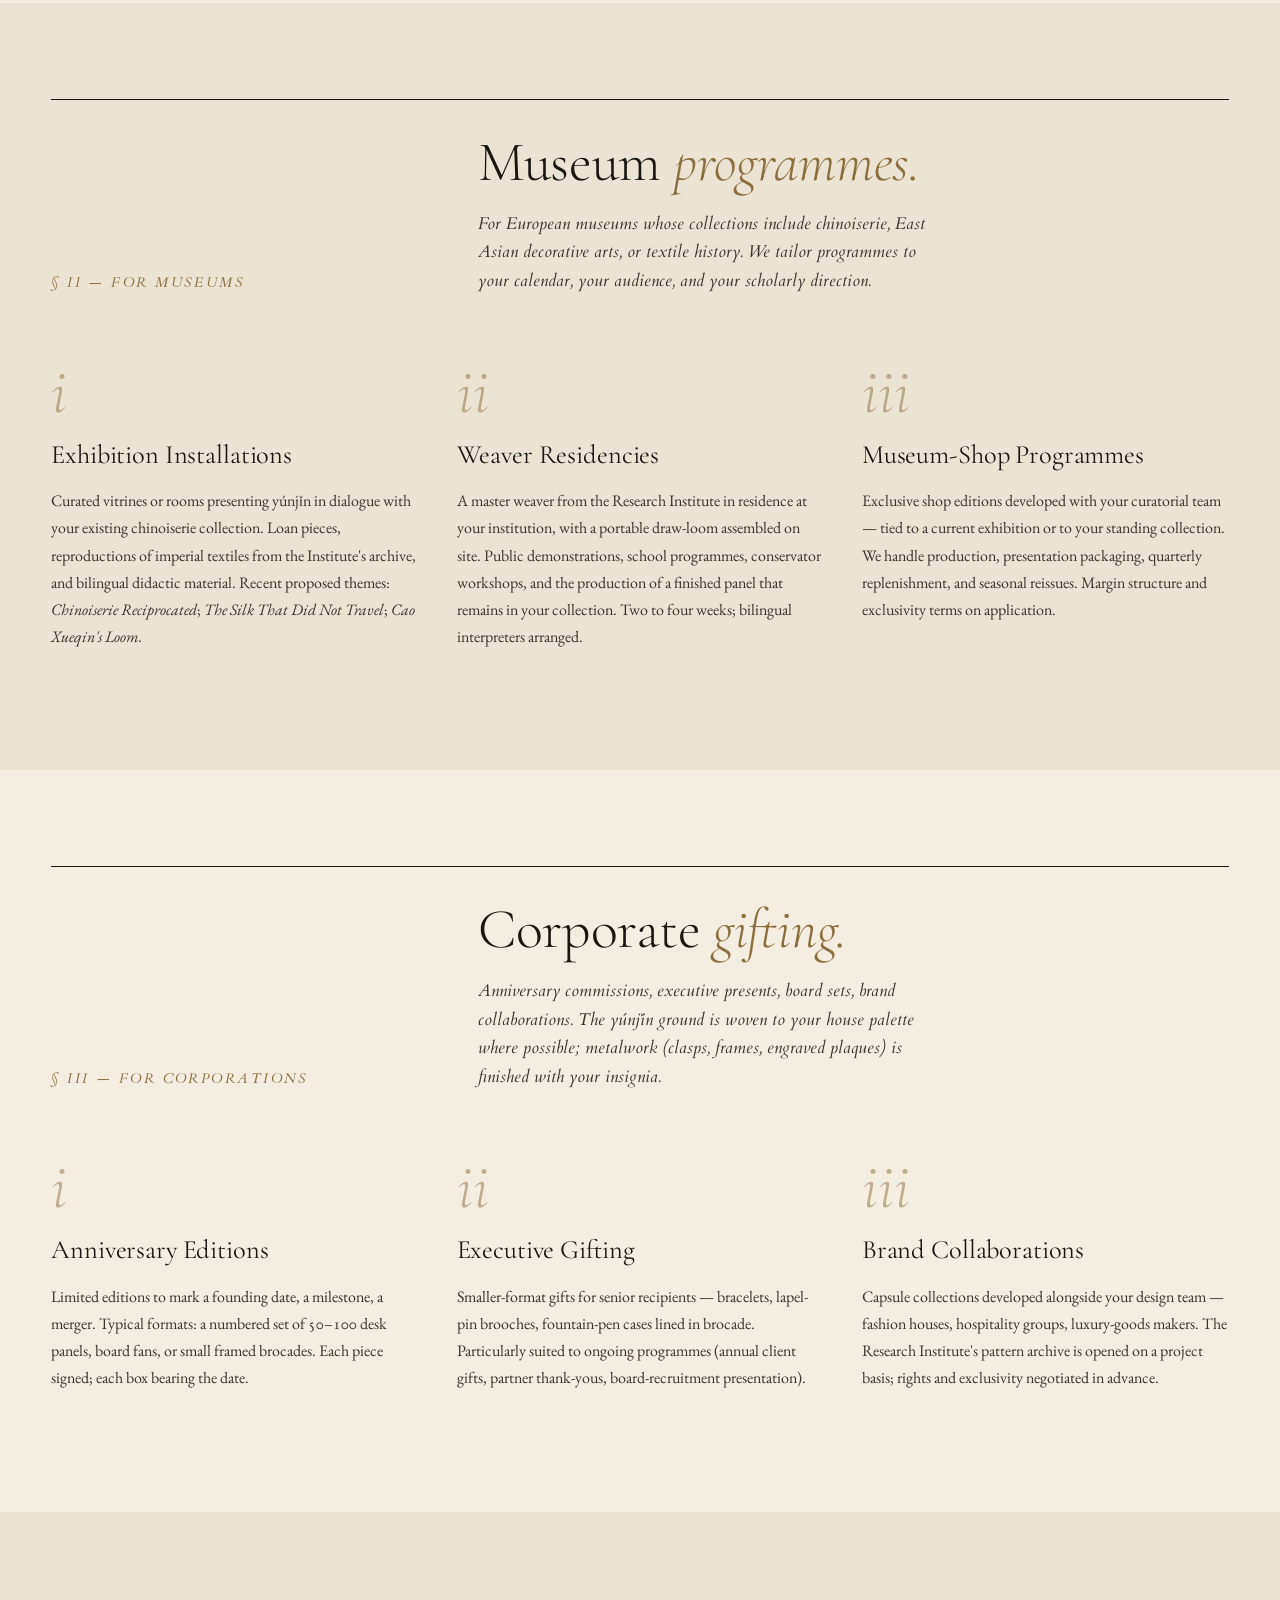
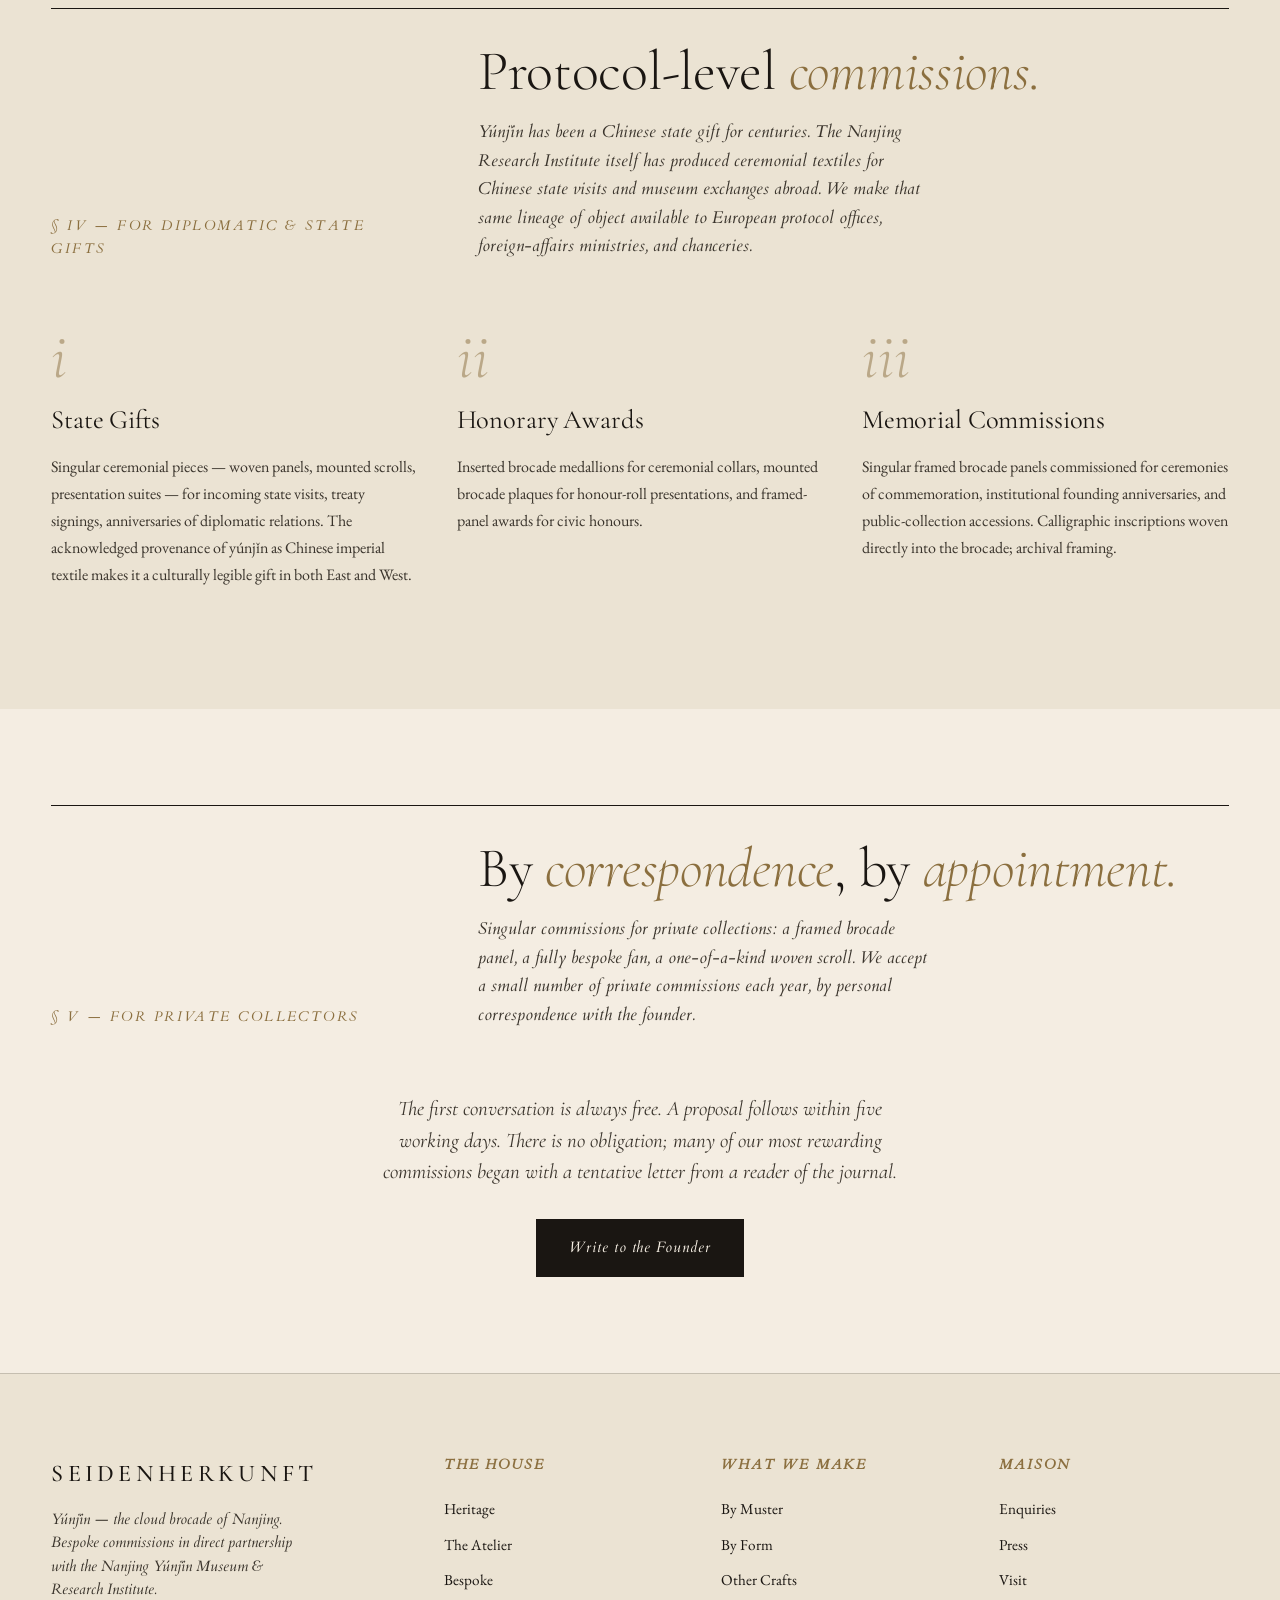
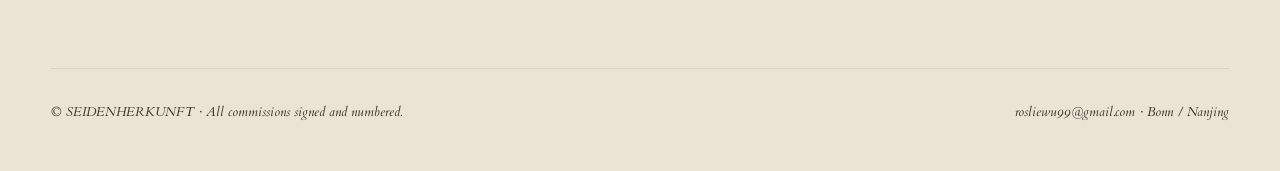
<file: bespoke.html>
<!DOCTYPE html>
<html lang="en">
<head>
<meta charset="UTF-8">
<meta name="viewport" content="width=device-width, initial-scale=1.0">
<title>Bespoke Commissions · SEIDENHERKUNFT</title>
<meta name="description" content="The bespoke commissioning process at SEIDENHERKUNFT — from first brief to delivered objects. For museums, corporations, diplomatic protocol, and private collectors.">
<link rel="stylesheet" href="assets/style.css">
</head>
<body>

<nav class="nav">
  <div class="nav__inner">
    <a href="index.html" class="nav__brand">SEIDENHERKUNFT<small>Yúnjǐn · Cloud Brocade of Nanjing</small></a>
    <ul class="nav__menu">
      <li><a href="index.html">House</a></li>
      <li><a href="heritage.html">Heritage</a></li>
      <li><a href="collection.html">Collection</a></li>
      <li><a href="other-crafts.html">Other Crafts</a></li>
      <li><a href="atelier.html">Atelier</a></li>
      <li><a href="bespoke.html" class="active">Bespoke</a></li>
      <li><a href="contact.html">Enquire</a></li>
    </ul>
  </div>
</nav>

<section class="article" style="max-width: 980px; padding-bottom: 3rem;">
  <div class="article__kicker">A Programme for Commissioning</div>
  <h1>The <em>Bespoke</em> Process</h1>
  <p class="article__dek">
    SEIDENHERKUNFT does not sell from stock. Every piece is produced for a specific occasion, a specific institution, a specific gift list. What follows is how the work is done.
  </p>
</section>

<!-- ============ FIVE-STEP PROCESS ============ -->
<section class="section">
  <header class="section__head">
    <div class="section__num">§ I — Five Steps, Ten to Sixteen Weeks</div>
    <div>
      <h2 class="section__title">From <em>brief</em> to delivered.</h2>
      <p class="section__sub">The standard timeline for a 30–100 piece corporate commission. State-gift commissions and museum-shop programmes follow related processes, scaled to the brief.</p>
    </div>
  </header>

  <div class="process-flow">
    <div class="flow-step">
      <div class="flow-step__num">i</div>
      <h4>Brief</h4>
      <p>An exchange of correspondence. We learn the occasion, the recipient, the audience, the calendar, and the budget. You receive our questionnaire by reply.</p>
      <span class="flow-step__week">Week 1</span>
    </div>
    <div class="flow-step">
      <div class="flow-step__num">ii</div>
      <h4>Proposal</h4>
      <p>A short written proposal: recommended muster and form, an indicative quote, a production schedule, and a presentation mock-up. Revisions are usual.</p>
      <span class="flow-step__week">Week 1–2</span>
    </div>
    <div class="flow-step">
      <div class="flow-step__num">iii</div>
      <h4>Sample</h4>
      <p>For commissions above 50 pieces, a single signed-off sample is woven in Nanjing and shipped for inspection. For framed panels and state gifts, two samples in alternative palettes.</p>
      <span class="flow-step__week">Week 3–6</span>
    </div>
    <div class="flow-step">
      <div class="flow-step__num">iv</div>
      <h4>Production</h4>
      <p>Weaving on the <em>huā lóu</em> draw-loom at the Research Institute. Five centimetres of brocade per pair of weavers per day. Engraving, packaging, and provenance cards prepared in parallel.</p>
      <span class="flow-step__week">Week 6–14</span>
    </div>
    <div class="flow-step">
      <div class="flow-step__num">v</div>
      <h4>Delivery</h4>
      <p>Air-freighted to a European address; or, for institutional events, accompanied by the founder in person. All pieces signed, numbered, and registered in the house ledger.</p>
      <span class="flow-step__week">Week 14–16</span>
    </div>
  </div>

  <!-- Payment terms note -->
  <div style="max-width: 760px; margin: 3rem auto 0; padding: 2rem; border: 1px solid var(--rule); background: var(--paper-warm);">
    <h4 style="font-family: var(--serif-display); font-weight: 400; font-size: 1.2rem; margin-bottom: 0.8rem;">A note on <em>terms</em></h4>
    <p style="font-size: 0.98rem; line-height: 1.65; color: var(--ink-soft); margin-bottom: 0.8rem;">
      Sample fees and design deposits are typically settled by <a href="contact.html#settle" style="color: var(--gold); border-bottom: 1px solid var(--gold);">PayPal</a> on agreement of the proposal. Production deposits (commonly 30%) and final settlement are by bank transfer; invoices specify SEPA or SWIFT details.
    </p>
    <p style="font-size: 0.98rem; line-height: 1.65; color: var(--ink-soft);">
      For commissions denominated in CNY, alternative payment routes are available — particularly useful for European institutional clients with established Chinese operations.
    </p>
  </div>
</section>

<!-- ============ FOR MUSEUMS ============ -->
<section class="section" id="museums" style="background: var(--paper-warm); max-width: none;">
<div style="max-width: 1480px; margin: 0 auto;">
  <header class="section__head">
    <div class="section__num">§ II — For Museums</div>
    <div>
      <h2 class="section__title">Museum <em>programmes.</em></h2>
      <p class="section__sub">For European museums whose collections include chinoiserie, East Asian decorative arts, or textile history. We tailor programmes to your calendar, your audience, and your scholarly direction.</p>
    </div>
  </header>

  <div class="stories">
    <article class="story">
      <div class="story__num">i</div>
      <h3 class="story__title">Exhibition Installations</h3>
      <p class="story__body">
        Curated vitrines or rooms presenting yúnjǐn in dialogue with your existing chinoiserie collection. Loan pieces, reproductions of imperial textiles from the Institute's archive, and bilingual didactic material. Recent proposed themes: <em>Chinoiserie Reciprocated</em>; <em>The Silk That Did Not Travel</em>; <em>Cao Xueqin's Loom.</em>
      </p>
    </article>

    <article class="story">
      <div class="story__num">ii</div>
      <h3 class="story__title">Weaver Residencies</h3>
      <p class="story__body">
        A master weaver from the Research Institute in residence at your institution, with a portable draw-loom assembled on site. Public demonstrations, school programmes, conservator workshops, and the production of a finished panel that remains in your collection. Two to four weeks; bilingual interpreters arranged.
      </p>
    </article>

    <article class="story">
      <div class="story__num">iii</div>
      <h3 class="story__title">Museum-Shop Programmes</h3>
      <p class="story__body">
        Exclusive shop editions developed with your curatorial team — tied to a current exhibition or to your standing collection. We handle production, presentation packaging, quarterly replenishment, and seasonal reissues. Margin structure and exclusivity terms on application.
      </p>
    </article>
  </div>
</div>
</section>

<!-- ============ FOR CORPORATE ============ -->
<section class="section" id="corporate">
  <header class="section__head">
    <div class="section__num">§ III — For Corporations</div>
    <div>
      <h2 class="section__title">Corporate <em>gifting.</em></h2>
      <p class="section__sub">Anniversary commissions, executive presents, board sets, brand collaborations. The yúnjǐn ground is woven to your house palette where possible; metalwork (clasps, frames, engraved plaques) is finished with your insignia.</p>
    </div>
  </header>

  <div class="stories">
    <article class="story">
      <div class="story__num">i</div>
      <h3 class="story__title">Anniversary Editions</h3>
      <p class="story__body">
        Limited editions to mark a founding date, a milestone, a merger. Typical formats: a numbered set of 50–100 desk panels, board fans, or small framed brocades. Each piece signed; each box bearing the date.
      </p>
    </article>

    <article class="story">
      <div class="story__num">ii</div>
      <h3 class="story__title">Executive Gifting</h3>
      <p class="story__body">
        Smaller-format gifts for senior recipients — bracelets, lapel-pin brooches, fountain-pen cases lined in brocade. Particularly suited to ongoing programmes (annual client gifts, partner thank-yous, board-recruitment presentation).
      </p>
    </article>

    <article class="story">
      <div class="story__num">iii</div>
      <h3 class="story__title">Brand Collaborations</h3>
      <p class="story__body">
        Capsule collections developed alongside your design team — fashion houses, hospitality groups, luxury-goods makers. The Research Institute's pattern archive is opened on a project basis; rights and exclusivity negotiated in advance.
      </p>
    </article>
  </div>
</section>

<!-- ============ FOR DIPLOMATIC ============ -->
<section class="section" id="diplomatic" style="background: var(--paper-warm); max-width: none;">
<div style="max-width: 1480px; margin: 0 auto;">
  <header class="section__head">
    <div class="section__num">§ IV — For Diplomatic &amp; State Gifts</div>
    <div>
      <h2 class="section__title">Protocol-level <em>commissions.</em></h2>
      <p class="section__sub">Yúnjǐn has been a Chinese state gift for centuries. The Nanjing Research Institute itself has produced ceremonial textiles for Chinese state visits and museum exchanges abroad. We make that same lineage of object available to European protocol offices, foreign-affairs ministries, and chanceries.</p>
    </div>
  </header>

  <div class="stories">
    <article class="story">
      <div class="story__num">i</div>
      <h3 class="story__title">State Gifts</h3>
      <p class="story__body">
        Singular ceremonial pieces — woven panels, mounted scrolls, presentation suites — for incoming state visits, treaty signings, anniversaries of diplomatic relations. The acknowledged provenance of yúnjǐn as Chinese imperial textile makes it a culturally legible gift in both East and West.
      </p>
    </article>

    <article class="story">
      <div class="story__num">ii</div>
      <h3 class="story__title">Honorary Awards</h3>
      <p class="story__body">
        Inserted brocade medallions for ceremonial collars, mounted brocade plaques for honour-roll presentations, and framed-panel awards for civic honours.
      </p>
    </article>

    <article class="story">
      <div class="story__num">iii</div>
      <h3 class="story__title">Memorial Commissions</h3>
      <p class="story__body">
        Singular framed brocade panels commissioned for ceremonies of commemoration, institutional founding anniversaries, and public-collection accessions. Calligraphic inscriptions woven directly into the brocade; archival framing.
      </p>
    </article>
  </div>
</div>
</section>

<!-- ============ FOR COLLECTORS ============ -->
<section class="section" id="collectors">
  <header class="section__head">
    <div class="section__num">§ V — For Private Collectors</div>
    <div>
      <h2 class="section__title">By <em>correspondence</em>, by <em>appointment.</em></h2>
      <p class="section__sub">Singular commissions for private collections: a framed brocade panel, a fully bespoke fan, a one-of-a-kind woven scroll. We accept a small number of private commissions each year, by personal correspondence with the founder.</p>
    </div>
  </header>

  <p style="text-align: center; font-family: var(--serif-display); font-style: italic; font-size: 1.3rem; max-width: 60ch; margin: 2rem auto; line-height: 1.5; color: var(--ink-soft);">
    The first conversation is always free. A proposal follows within five working days. There is no obligation; many of our most rewarding commissions began with a tentative letter from a reader of the journal.
  </p>

  <div style="text-align: center; margin-top: 2rem;">
    <a href="contact.html?subject=collector" class="btn btn--filled">Write to the Founder</a>
  </div>
</section>

<!-- ============ FOOTER ============ -->
<footer class="footer">
  <div class="footer__inner">
    <div class="footer__col">
      <div class="footer__brand">SEIDENHERKUNFT</div>
      <p class="footer__tag">Yúnjǐn — the cloud brocade of Nanjing. Bespoke commissions in direct partnership with the Nanjing Yúnjǐn Museum &amp; Research Institute.</p>
    </div>
    <div class="footer__col">
      <h4>The House</h4>
      <ul>
        <li><a href="heritage.html">Heritage</a></li>
        <li><a href="atelier.html">The Atelier</a></li>
        <li><a href="bespoke.html">Bespoke</a></li>
      </ul>
    </div>
    <div class="footer__col">
      <h4>What We Make</h4>
      <ul>
        <li><a href="collection.html">By Muster</a></li>
        <li><a href="collection.html#forms">By Form</a></li>
        <li><a href="other-crafts.html">Other Crafts</a></li>
      </ul>
    </div>
    <div class="footer__col">
      <h4>Maison</h4>
      <ul>
        <li><a href="contact.html">Enquiries</a></li>
        <li><a href="contact.html?subject=press">Press</a></li>
        <li><a href="contact.html?subject=visit">Visit</a></li>
      </ul>
    </div>
  </div>
  <div class="footer__bottom">
    <span>© SEIDENHERKUNFT · All commissions signed and numbered.</span>
    <span>rosliewu99@gmail.com · Bonn / Nanjing</span>
  </div>
</footer>

</body>
</html>
</file>
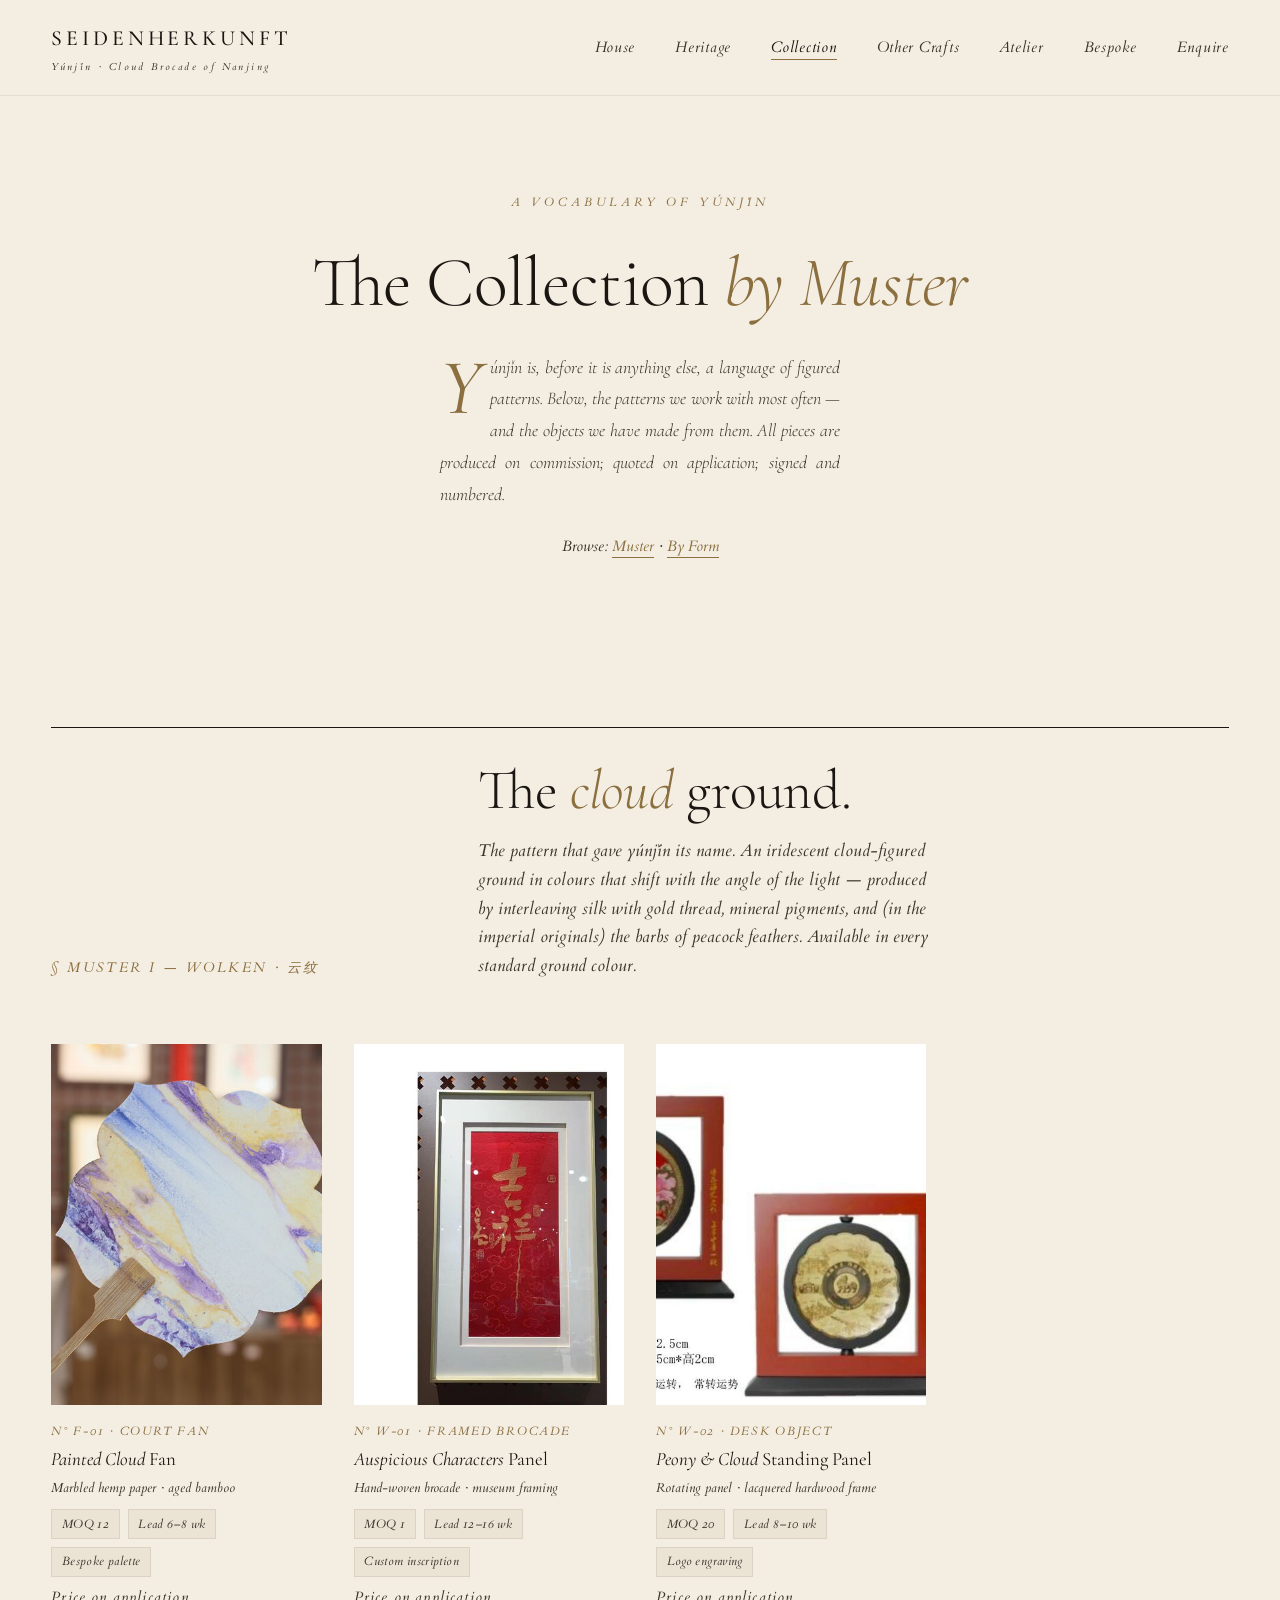
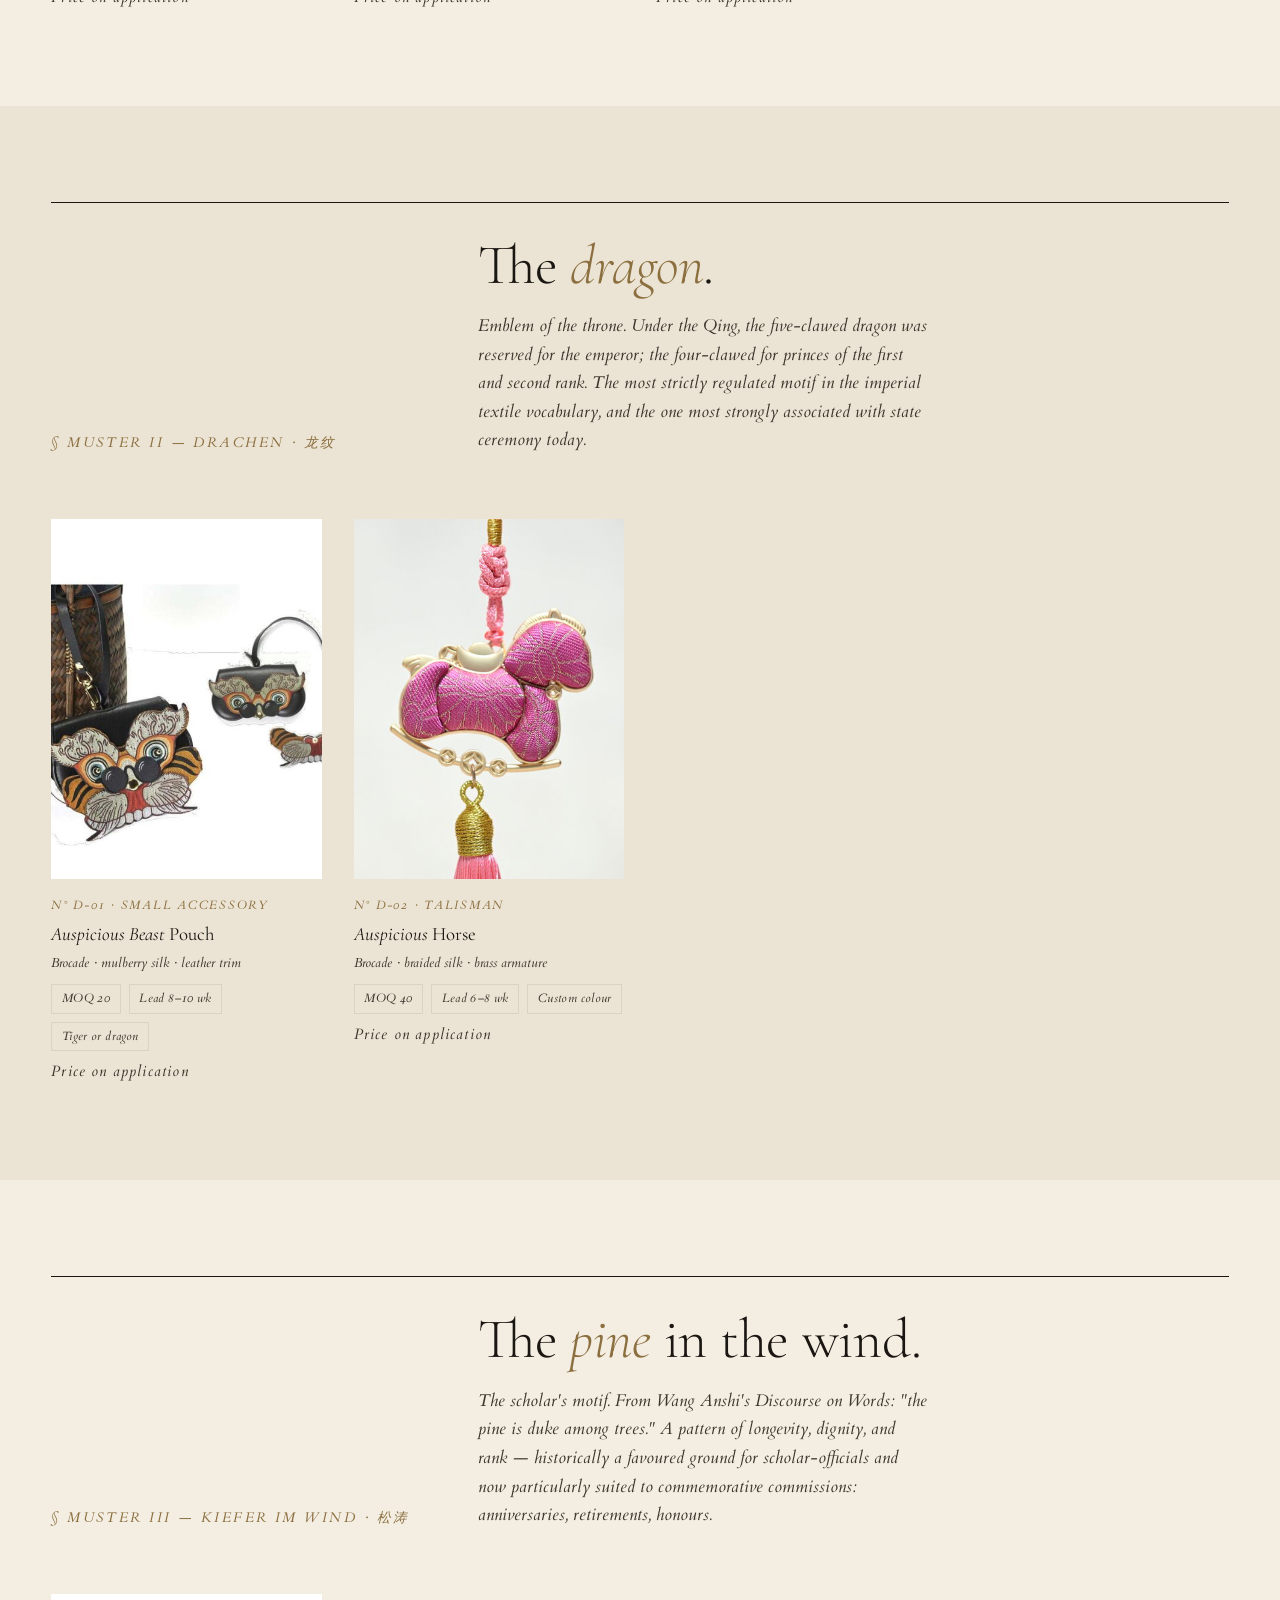
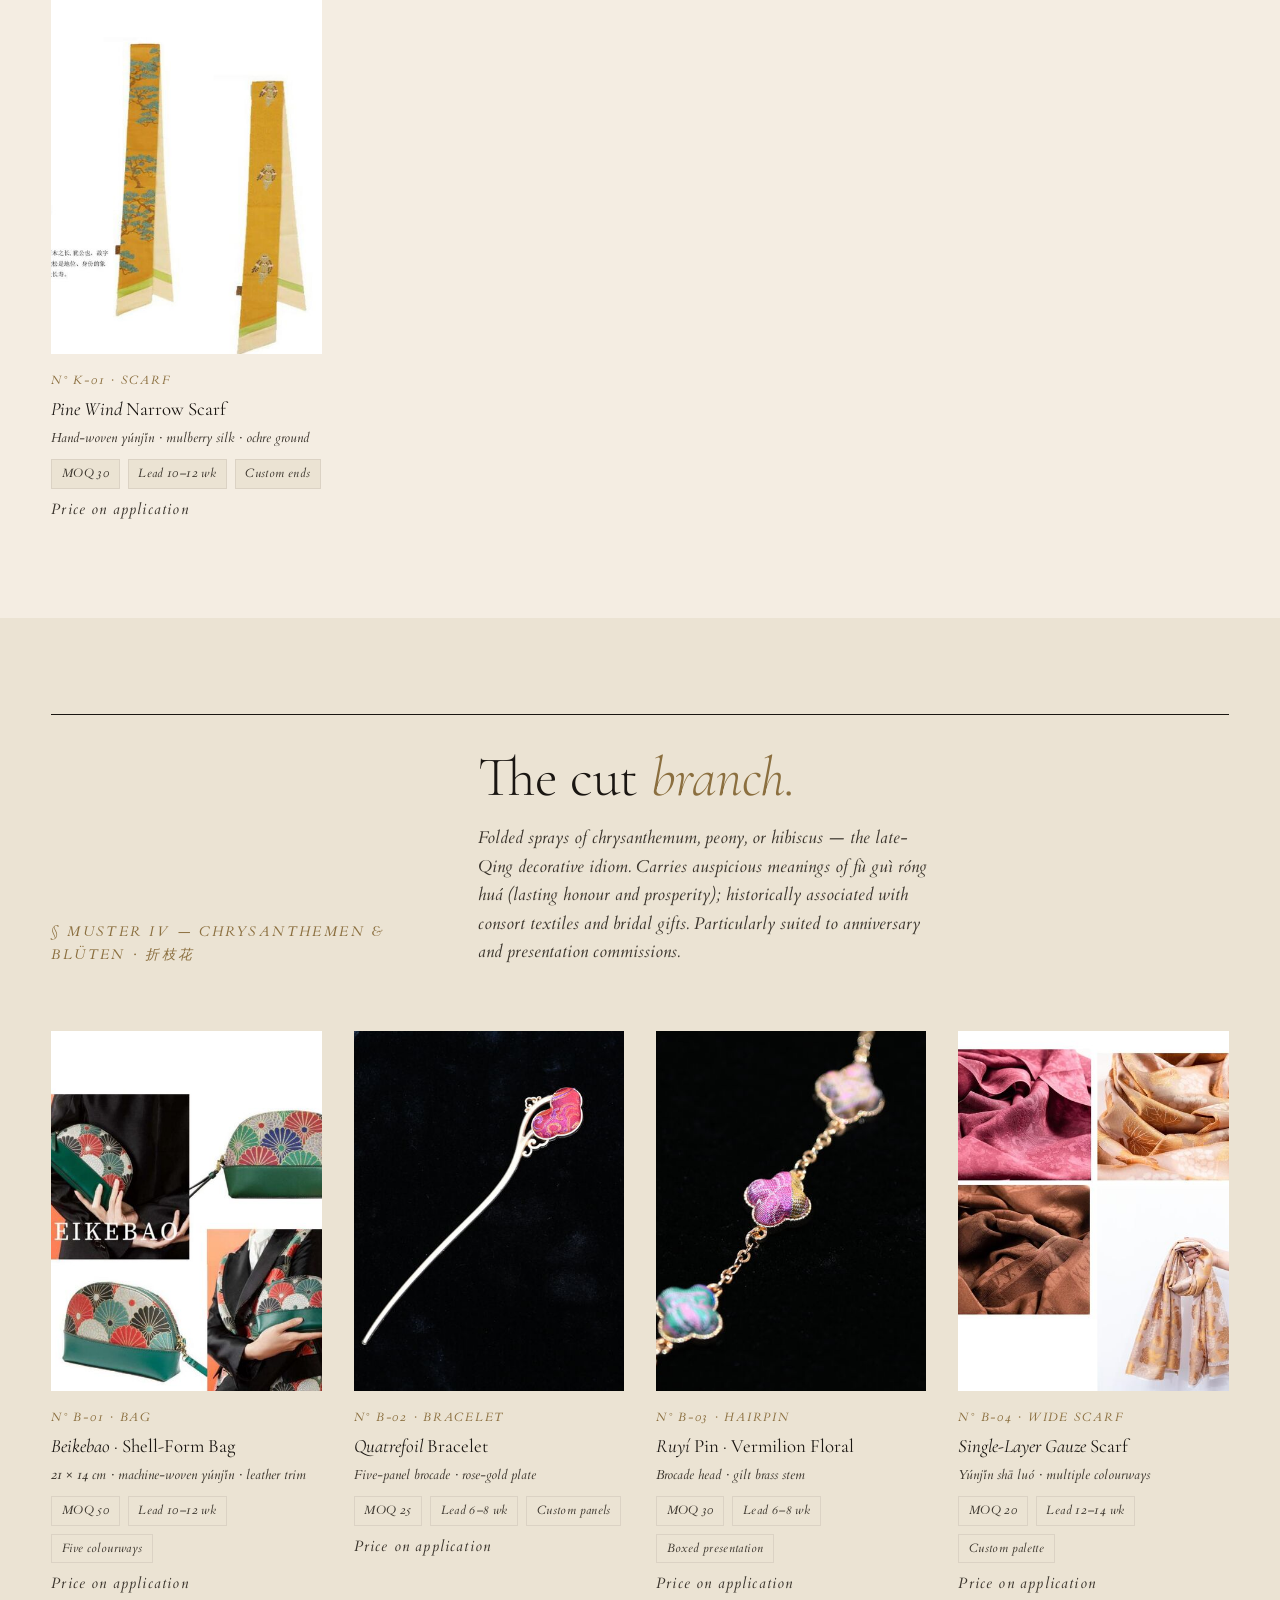
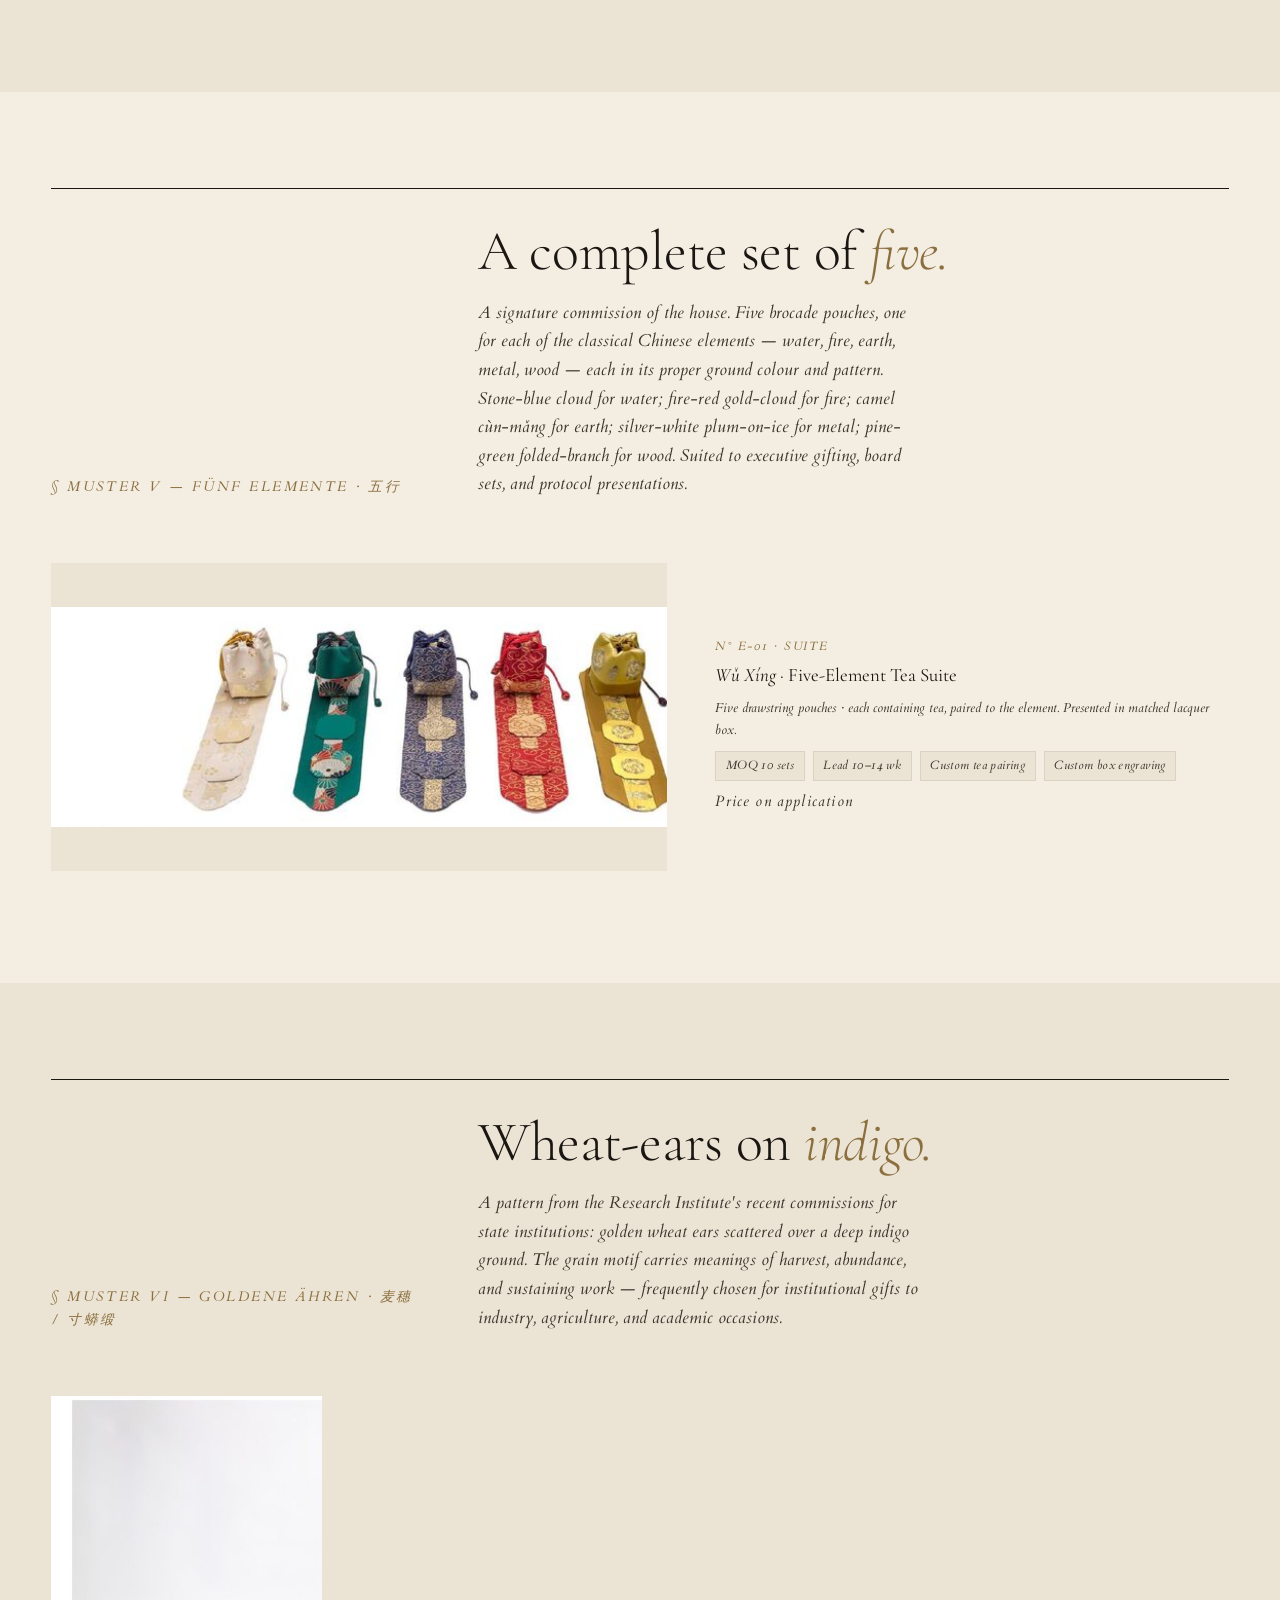
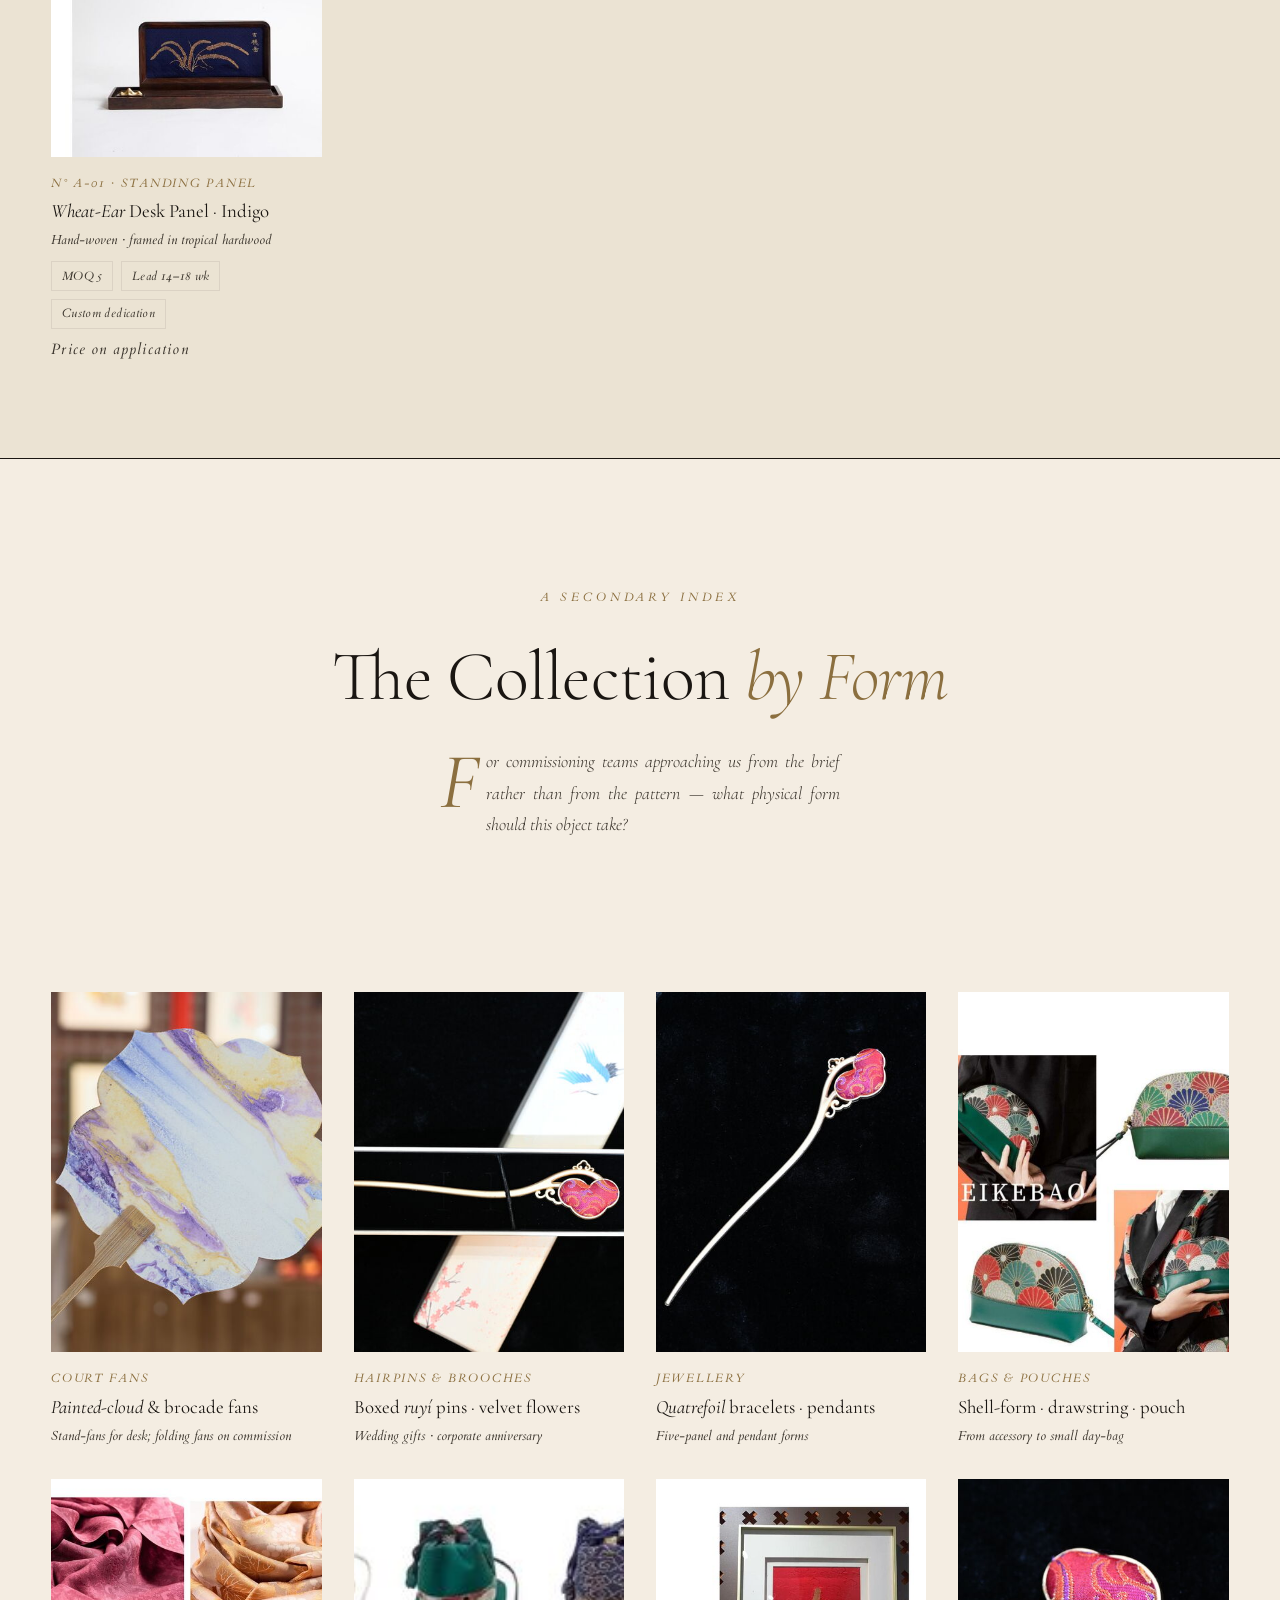
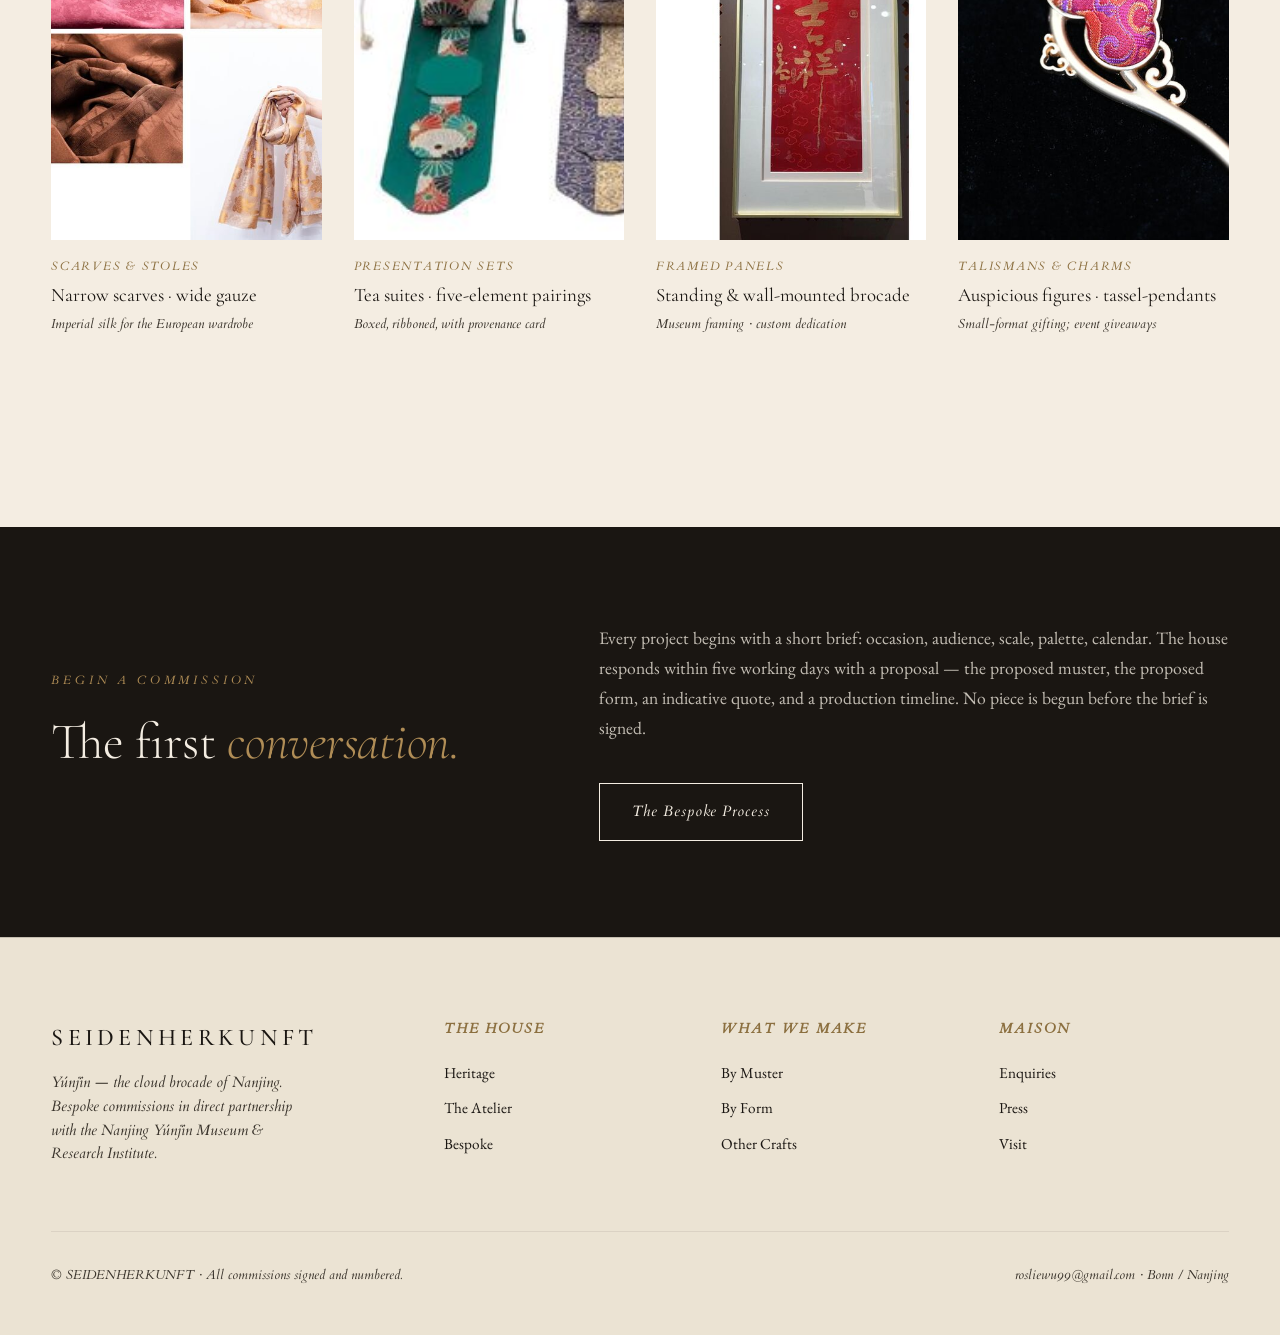
<file: collection.html>
<!DOCTYPE html>
<html lang="en">
<head>
<meta charset="UTF-8">
<meta name="viewport" content="width=device-width, initial-scale=1.0">
<title>Collection · By Muster — SEIDENHERKUNFT</title>
<meta name="description" content="The SEIDENHERKUNFT collection, organised by Muster — the figured patterns of yúnjǐn. Each pattern carries its own history, meaning, and ceremonial register.">
<link rel="stylesheet" href="assets/style.css">
</head>
<body>

<nav class="nav">
  <div class="nav__inner">
    <a href="index.html" class="nav__brand">SEIDENHERKUNFT<small>Yúnjǐn · Cloud Brocade of Nanjing</small></a>
    <ul class="nav__menu">
      <li><a href="index.html">House</a></li>
      <li><a href="heritage.html">Heritage</a></li>
      <li><a href="collection.html" class="active">Collection</a></li>
      <li><a href="other-crafts.html">Other Crafts</a></li>
      <li><a href="atelier.html">Atelier</a></li>
      <li><a href="bespoke.html">Bespoke</a></li>
      <li><a href="contact.html">Enquire</a></li>
    </ul>
  </div>
</nav>

<section class="article" style="max-width: 980px; padding-bottom: 3rem;">
  <div class="article__kicker">A Vocabulary of Yúnjǐn</div>
  <h1>The Collection <em>by Muster</em></h1>
  <p class="article__dek">
    Yúnjǐn is, before it is anything else, a language of figured patterns. Below, the patterns we work with most often — and the objects we have made from them. All pieces are produced on commission; quoted on application; signed and numbered.
  </p>
  <p style="text-align: center; font-family: var(--serif-caption); font-style: italic; color: var(--ink-soft); font-size: 0.95rem; margin-top: 1rem;">
    Browse: <a href="#wolken" style="color: var(--gold); border-bottom: 1px solid var(--gold);">Muster</a> · <a href="#forms" style="color: var(--gold); border-bottom: 1px solid var(--gold);">By Form</a>
  </p>
</section>

<!-- ============ MUSTER I — WOLKEN ============ -->
<section class="section" id="wolken">
  <header class="section__head">
    <div class="section__num">§ Muster I — Wolken · 云纹</div>
    <div>
      <h2 class="section__title">The <em>cloud</em> ground.</h2>
      <p class="section__sub">The pattern that gave yúnjǐn its name. An iridescent cloud-figured ground in colours that shift with the angle of the light — produced by interleaving silk with gold thread, mineral pigments, and (in the imperial originals) the barbs of peacock feathers. Available in every standard ground colour.</p>
    </div>
  </header>

  <div class="collection-grid">
    <a href="#" class="piece">
      <div class="piece__img"><img src="images/0417_1_thumb.jpg" alt="Court fan, marbled paper"></div>
      <div class="piece__cat">N° F-01 · Court Fan</div>
      <div class="piece__name"><em>Painted Cloud</em> Fan</div>
      <div class="piece__meta">Marbled hemp paper · aged bamboo</div>
      <div class="spec-chips">
        <span>MOQ 12</span><span>Lead 6–8 wk</span><span>Bespoke palette</span>
      </div>
      <div class="poa">Price on application</div>
    </a>

    <a href="#" class="piece">
      <div class="piece__img"><img src="images/catalog/p005_thumb.jpg" alt="Yúnjǐn calligraphy frame"></div>
      <div class="piece__cat">N° W-01 · Framed Brocade</div>
      <div class="piece__name"><em>Auspicious Characters</em> Panel</div>
      <div class="piece__meta">Hand-woven brocade · museum framing</div>
      <div class="spec-chips">
        <span>MOQ 1</span><span>Lead 12–16 wk</span><span>Custom inscription</span>
      </div>
      <div class="poa">Price on application</div>
    </a>

    <a href="#" class="piece">
      <div class="piece__img"><img src="images/catalog/p010_thumb.jpg" alt="Cloud peony framed brocade"></div>
      <div class="piece__cat">N° W-02 · Desk Object</div>
      <div class="piece__name"><em>Peony &amp; Cloud</em> Standing Panel</div>
      <div class="piece__meta">Rotating panel · lacquered hardwood frame</div>
      <div class="spec-chips">
        <span>MOQ 20</span><span>Lead 8–10 wk</span><span>Logo engraving</span>
      </div>
      <div class="poa">Price on application</div>
    </a>
  </div>
</section>

<!-- ============ MUSTER II — DRACHEN ============ -->
<section class="section" id="drachen" style="background: var(--paper-warm); max-width: none;">
<div style="max-width: 1480px; margin: 0 auto;">
  <header class="section__head">
    <div class="section__num">§ Muster II — Drachen · 龙纹</div>
    <div>
      <h2 class="section__title">The <em>dragon</em>.</h2>
      <p class="section__sub">Emblem of the throne. Under the Qing, the five-clawed dragon was reserved for the emperor; the four-clawed for princes of the first and second rank. The most strictly regulated motif in the imperial textile vocabulary, and the one most strongly associated with state ceremony today.</p>
    </div>
  </header>

  <div class="collection-grid">
    <a href="#" class="piece">
      <div class="piece__img"><img src="images/catalog/p040_thumb.jpg" alt="Dragon-pattern small bag"></div>
      <div class="piece__cat">N° D-01 · Small Accessory</div>
      <div class="piece__name"><em>Auspicious Beast</em> Pouch</div>
      <div class="piece__meta">Brocade · mulberry silk · leather trim</div>
      <div class="spec-chips">
        <span>MOQ 20</span><span>Lead 8–10 wk</span><span>Tiger or dragon</span>
      </div>
      <div class="poa">Price on application</div>
    </a>

    <a href="#" class="piece">
      <div class="piece__img"><img src="images/0417_15_thumb.jpg" alt="Dragon ceremonial horse"></div>
      <div class="piece__cat">N° D-02 · Talisman</div>
      <div class="piece__name"><em>Auspicious</em> Horse</div>
      <div class="piece__meta">Brocade · braided silk · brass armature</div>
      <div class="spec-chips">
        <span>MOQ 40</span><span>Lead 6–8 wk</span><span>Custom colour</span>
      </div>
      <div class="poa">Price on application</div>
    </a>
  </div>
</div>
</section>

<!-- ============ MUSTER III — KIEFER ============ -->
<section class="section" id="kiefer">
  <header class="section__head">
    <div class="section__num">§ Muster III — Kiefer im Wind · 松涛</div>
    <div>
      <h2 class="section__title">The <em>pine</em> in the wind.</h2>
      <p class="section__sub">The scholar's motif. From Wang Anshi's <em>Discourse on Words</em>: <em>"the pine is duke among trees."</em> A pattern of longevity, dignity, and rank — historically a favoured ground for scholar-officials and now particularly suited to commemorative commissions: anniversaries, retirements, honours.</p>
    </div>
  </header>

  <div class="collection-grid">
    <a href="#" class="piece">
      <div class="piece__img"><img src="images/catalog/p055_thumb.jpg" alt="Pine-pattern narrow scarf"></div>
      <div class="piece__cat">N° K-01 · Scarf</div>
      <div class="piece__name"><em>Pine Wind</em> Narrow Scarf</div>
      <div class="piece__meta">Hand-woven yúnjǐn · mulberry silk · ochre ground</div>
      <div class="spec-chips">
        <span>MOQ 30</span><span>Lead 10–12 wk</span><span>Custom ends</span>
      </div>
      <div class="poa">Price on application</div>
    </a>
  </div>
</section>

<!-- ============ MUSTER IV — TAUSENDBLÜTEN ============ -->
<section class="section" id="tausendblueten" style="background: var(--paper-warm); max-width: none;">
<div style="max-width: 1480px; margin: 0 auto;">
  <header class="section__head">
    <div class="section__num">§ Muster IV — Chrysanthemen &amp; Blüten · 折枝花</div>
    <div>
      <h2 class="section__title">The cut <em>branch.</em></h2>
      <p class="section__sub">Folded sprays of chrysanthemum, peony, or hibiscus — the late-Qing decorative idiom. Carries auspicious meanings of <em>fù guì róng huá</em> (lasting honour and prosperity); historically associated with consort textiles and bridal gifts. Particularly suited to anniversary and presentation commissions.</p>
    </div>
  </header>

  <div class="collection-grid">
    <a href="#" class="piece">
      <div class="piece__img"><img src="images/catalog/p025_thumb.jpg" alt="Chrysanthemum shell bag"></div>
      <div class="piece__cat">N° B-01 · Bag</div>
      <div class="piece__name"><em>Beikebao</em> · Shell-Form Bag</div>
      <div class="piece__meta">21 × 14 cm · machine-woven yúnjǐn · leather trim</div>
      <div class="spec-chips">
        <span>MOQ 50</span><span>Lead 10–12 wk</span><span>Five colourways</span>
      </div>
      <div class="poa">Price on application</div>
    </a>

    <a href="#" class="piece">
      <div class="piece__img"><img src="images/0417_22_thumb.jpg" alt="Floral quatrefoil bracelet"></div>
      <div class="piece__cat">N° B-02 · Bracelet</div>
      <div class="piece__name"><em>Quatrefoil</em> Bracelet</div>
      <div class="piece__meta">Five-panel brocade · rose-gold plate</div>
      <div class="spec-chips">
        <span>MOQ 25</span><span>Lead 6–8 wk</span><span>Custom panels</span>
      </div>
      <div class="poa">Price on application</div>
    </a>

    <a href="#" class="piece">
      <div class="piece__img"><img src="images/0417_3_thumb.jpg" alt="Floral hairpin head"></div>
      <div class="piece__cat">N° B-03 · Hairpin</div>
      <div class="piece__name"><em>Ruyí</em> Pin · Vermilion Floral</div>
      <div class="piece__meta">Brocade head · gilt brass stem</div>
      <div class="spec-chips">
        <span>MOQ 30</span><span>Lead 6–8 wk</span><span>Boxed presentation</span>
      </div>
      <div class="poa">Price on application</div>
    </a>

    <a href="#" class="piece">
      <div class="piece__img"><img src="images/catalog/p050_thumb.jpg" alt="Yúnjǐn silk gauze scarf"></div>
      <div class="piece__cat">N° B-04 · Wide Scarf</div>
      <div class="piece__name"><em>Single-Layer Gauze</em> Scarf</div>
      <div class="piece__meta">Yúnjǐn shā luó · multiple colourways</div>
      <div class="spec-chips">
        <span>MOQ 20</span><span>Lead 12–14 wk</span><span>Custom palette</span>
      </div>
      <div class="poa">Price on application</div>
    </a>
  </div>
</div>
</section>

<!-- ============ MUSTER V — FÜNF ELEMENTE ============ -->
<section class="section" id="wuxing">
  <header class="section__head">
    <div class="section__num">§ Muster V — Fünf Elemente · 五行</div>
    <div>
      <h2 class="section__title">A complete set of <em>five.</em></h2>
      <p class="section__sub">A signature commission of the house. Five brocade pouches, one for each of the classical Chinese elements — water, fire, earth, metal, wood — each in its proper ground colour and pattern. <em>Stone-blue cloud</em> for water; <em>fire-red gold-cloud</em> for fire; <em>camel cùn-mǎng</em> for earth; <em>silver-white plum-on-ice</em> for metal; <em>pine-green folded-branch</em> for wood. Suited to executive gifting, board sets, and protocol presentations.</p>
    </div>
  </header>

  <div class="collection-grid" style="grid-template-columns: 1fr;">
    <a href="#" class="piece" style="display: grid; grid-template-columns: 1.2fr 1fr; gap: 3rem; align-items: center;">
      <div class="piece__img" style="aspect-ratio: 2 / 1;"><img src="images/catalog/p020_thumb.jpg" alt="Five-element tea-set yúnjǐn pouches" style="object-fit: contain;"></div>
      <div>
        <div class="piece__cat">N° E-01 · Suite</div>
        <div class="piece__name"><em>Wǔ Xíng</em> · Five-Element Tea Suite</div>
        <div class="piece__meta" style="margin-top: 0.6rem;">Five drawstring pouches · each containing tea, paired to the element. Presented in matched lacquer box.</div>
        <div class="spec-chips">
          <span>MOQ 10 sets</span><span>Lead 10–14 wk</span><span>Custom tea pairing</span><span>Custom box engraving</span>
        </div>
        <div class="poa">Price on application</div>
      </div>
    </a>
  </div>
</section>

<!-- ============ MUSTER VI — ÄHREN ============ -->
<section class="section" id="aehren" style="background: var(--paper-warm); max-width: none;">
<div style="max-width: 1480px; margin: 0 auto;">
  <header class="section__head">
    <div class="section__num">§ Muster VI — Goldene Ähren · 麦穗 / 寸蟒缎</div>
    <div>
      <h2 class="section__title">Wheat-ears on <em>indigo.</em></h2>
      <p class="section__sub">A pattern from the Research Institute's recent commissions for state institutions: golden wheat ears scattered over a deep indigo ground. The grain motif carries meanings of harvest, abundance, and sustaining work — frequently chosen for institutional gifts to industry, agriculture, and academic occasions.</p>
    </div>
  </header>

  <div class="collection-grid">
    <a href="#" class="piece">
      <div class="piece__img"><img src="images/catalog/p015_thumb.jpg" alt="Wheat-ear standing panel"></div>
      <div class="piece__cat">N° A-01 · Standing Panel</div>
      <div class="piece__name"><em>Wheat-Ear</em> Desk Panel · Indigo</div>
      <div class="piece__meta">Hand-woven · framed in tropical hardwood</div>
      <div class="spec-chips">
        <span>MOQ 5</span><span>Lead 14–18 wk</span><span>Custom dedication</span>
      </div>
      <div class="poa">Price on application</div>
    </a>
  </div>
</div>
</section>

<!-- ============ DIVIDER ============ -->
<div style="max-width: 1480px; margin: 0 auto; padding: 4rem var(--gutter) 0; border-top: 1px solid var(--ink);"></div>

<!-- ============ BY FORM ============ -->
<section class="article" id="forms" style="max-width: 980px; padding-bottom: 2rem; padding-top: 4rem;">
  <div class="article__kicker">A Secondary Index</div>
  <h1>The Collection <em>by Form</em></h1>
  <p class="article__dek">
    For commissioning teams approaching us from the brief rather than from the pattern — what physical form should this object take?
  </p>
</section>

<section class="section">
  <div class="collection-grid">
    <a href="#wolken" class="piece">
      <div class="piece__img"><img src="images/0417_1_thumb.jpg" alt=""></div>
      <div class="piece__cat">Court Fans</div>
      <div class="piece__name"><em>Painted-cloud</em> &amp; brocade fans</div>
      <div class="piece__meta">Stand-fans for desk; folding fans on commission</div>
    </a>
    <a href="#wolken" class="piece">
      <div class="piece__img"><img src="images/0417_10_thumb.jpg" alt=""></div>
      <div class="piece__cat">Hairpins &amp; Brooches</div>
      <div class="piece__name">Boxed <em>ruyí</em> pins · velvet flowers</div>
      <div class="piece__meta">Wedding gifts · corporate anniversary</div>
    </a>
    <a href="#tausendblueten" class="piece">
      <div class="piece__img"><img src="images/0417_22_thumb.jpg" alt=""></div>
      <div class="piece__cat">Jewellery</div>
      <div class="piece__name"><em>Quatrefoil</em> bracelets · pendants</div>
      <div class="piece__meta">Five-panel and pendant forms</div>
    </a>
    <a href="#tausendblueten" class="piece">
      <div class="piece__img"><img src="images/catalog/p025_thumb.jpg" alt=""></div>
      <div class="piece__cat">Bags &amp; Pouches</div>
      <div class="piece__name">Shell-form · drawstring · pouch</div>
      <div class="piece__meta">From accessory to small day-bag</div>
    </a>
    <a href="#kiefer" class="piece">
      <div class="piece__img"><img src="images/catalog/p050_thumb.jpg" alt=""></div>
      <div class="piece__cat">Scarves &amp; Stoles</div>
      <div class="piece__name">Narrow scarves · wide gauze</div>
      <div class="piece__meta">Imperial silk for the European wardrobe</div>
    </a>
    <a href="#wuxing" class="piece">
      <div class="piece__img"><img src="images/catalog/p020_thumb.jpg" alt=""></div>
      <div class="piece__cat">Presentation Sets</div>
      <div class="piece__name">Tea suites · five-element pairings</div>
      <div class="piece__meta">Boxed, ribboned, with provenance card</div>
    </a>
    <a href="#aehren" class="piece">
      <div class="piece__img"><img src="images/catalog/p005_thumb.jpg" alt=""></div>
      <div class="piece__cat">Framed Panels</div>
      <div class="piece__name">Standing &amp; wall-mounted brocade</div>
      <div class="piece__meta">Museum framing · custom dedication</div>
    </a>
    <a href="#drachen" class="piece">
      <div class="piece__img"><img src="images/0417_7_thumb.jpg" alt=""></div>
      <div class="piece__cat">Talismans &amp; Charms</div>
      <div class="piece__name">Auspicious figures · tassel-pendants</div>
      <div class="piece__meta">Small-format gifting; event giveaways</div>
    </a>
  </div>
</section>

<!-- ============ BESPOKE BANNER ============ -->
<section class="institutional">
  <div class="institutional__inner">
    <div>
      <div class="institutional__eyebrow">Begin a Commission</div>
      <h2>The first <em>conversation.</em></h2>
    </div>
    <div>
      <p>
        Every project begins with a short brief: occasion, audience, scale, palette, calendar. The house responds within five working days with a proposal — the proposed muster, the proposed form, an indicative quote, and a production timeline. No piece is begun before the brief is signed.
      </p>
      <a href="bespoke.html" class="btn">The Bespoke Process</a>
    </div>
  </div>
</section>

<!-- ============ FOOTER ============ -->
<footer class="footer">
  <div class="footer__inner">
    <div class="footer__col">
      <div class="footer__brand">SEIDENHERKUNFT</div>
      <p class="footer__tag">Yúnjǐn — the cloud brocade of Nanjing. Bespoke commissions in direct partnership with the Nanjing Yúnjǐn Museum &amp; Research Institute.</p>
    </div>
    <div class="footer__col">
      <h4>The House</h4>
      <ul>
        <li><a href="heritage.html">Heritage</a></li>
        <li><a href="atelier.html">The Atelier</a></li>
        <li><a href="bespoke.html">Bespoke</a></li>
      </ul>
    </div>
    <div class="footer__col">
      <h4>What We Make</h4>
      <ul>
        <li><a href="collection.html">By Muster</a></li>
        <li><a href="collection.html#forms">By Form</a></li>
        <li><a href="other-crafts.html">Other Crafts</a></li>
      </ul>
    </div>
    <div class="footer__col">
      <h4>Maison</h4>
      <ul>
        <li><a href="contact.html">Enquiries</a></li>
        <li><a href="contact.html?subject=press">Press</a></li>
        <li><a href="contact.html?subject=visit">Visit</a></li>
      </ul>
    </div>
  </div>
  <div class="footer__bottom">
    <span>© SEIDENHERKUNFT · All commissions signed and numbered.</span>
    <span>rosliewu99@gmail.com · Bonn / Nanjing</span>
  </div>
</footer>

</body>
</html>
</file>
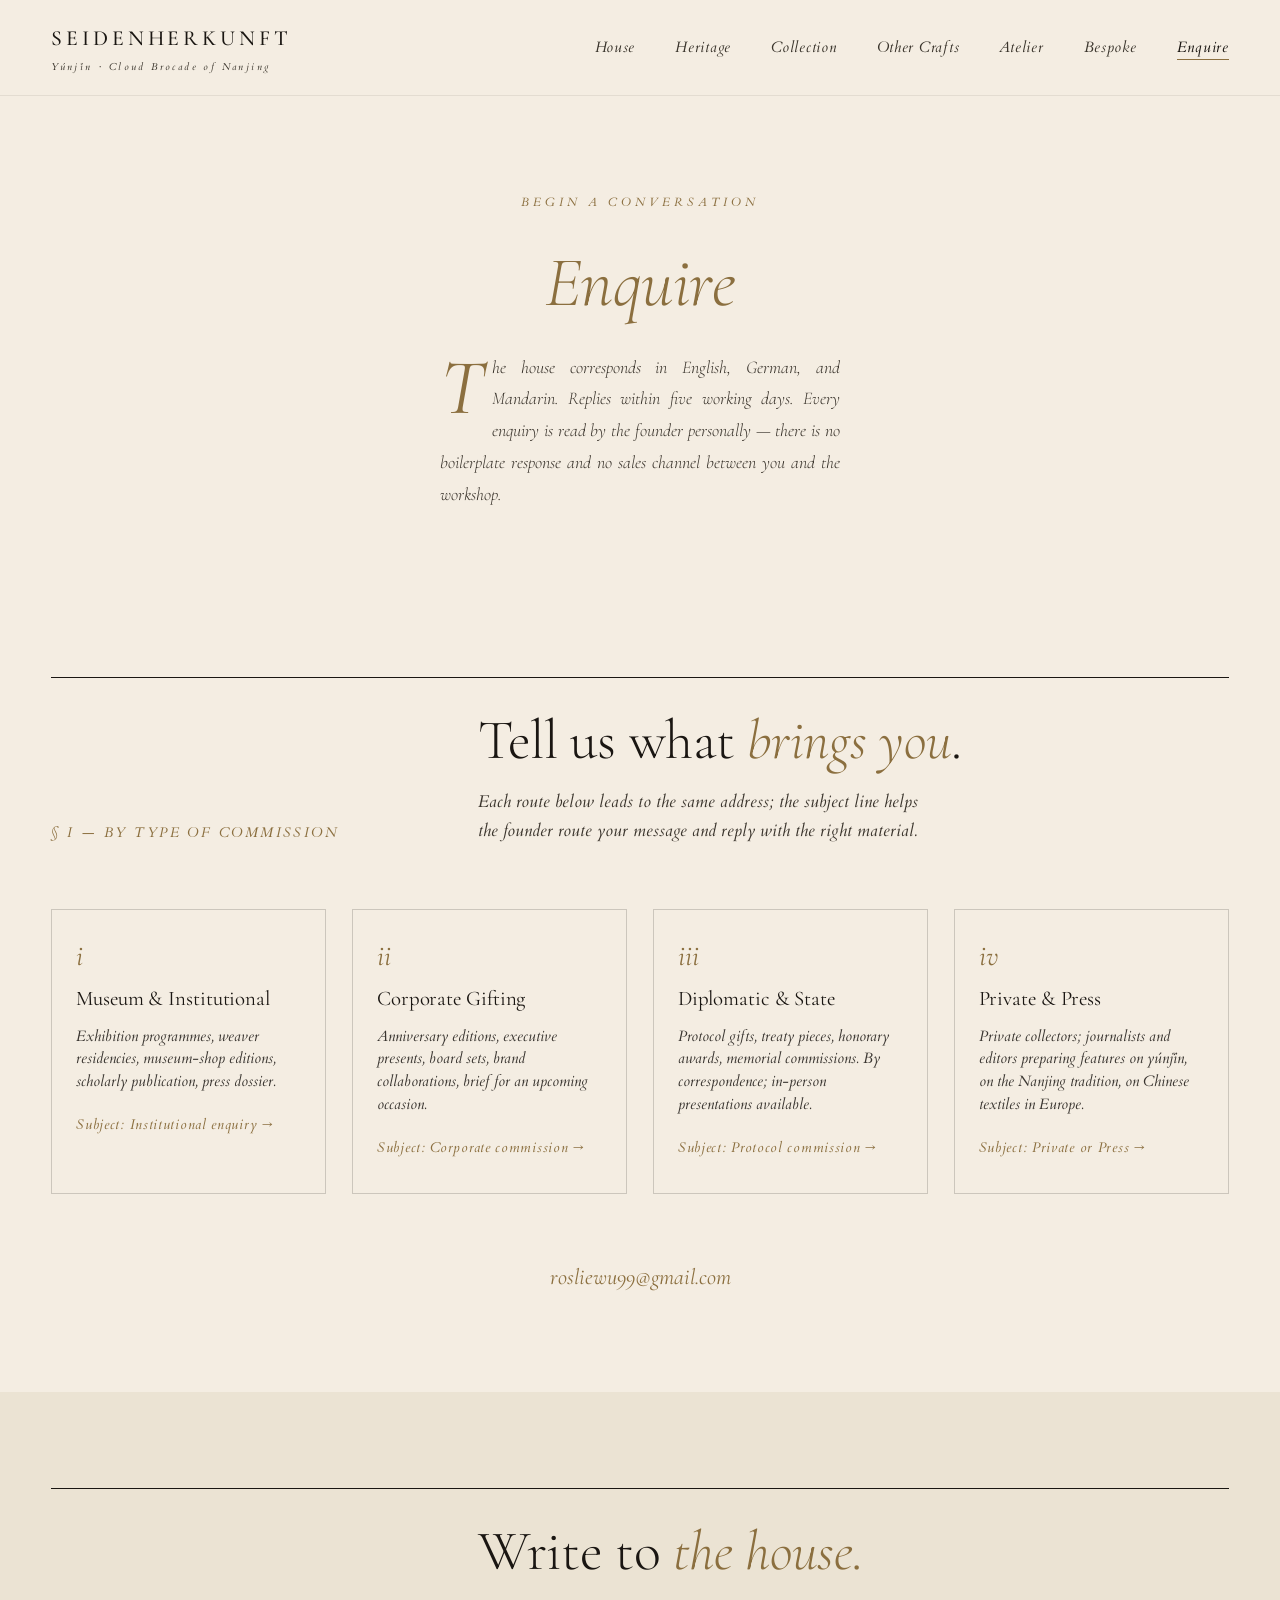
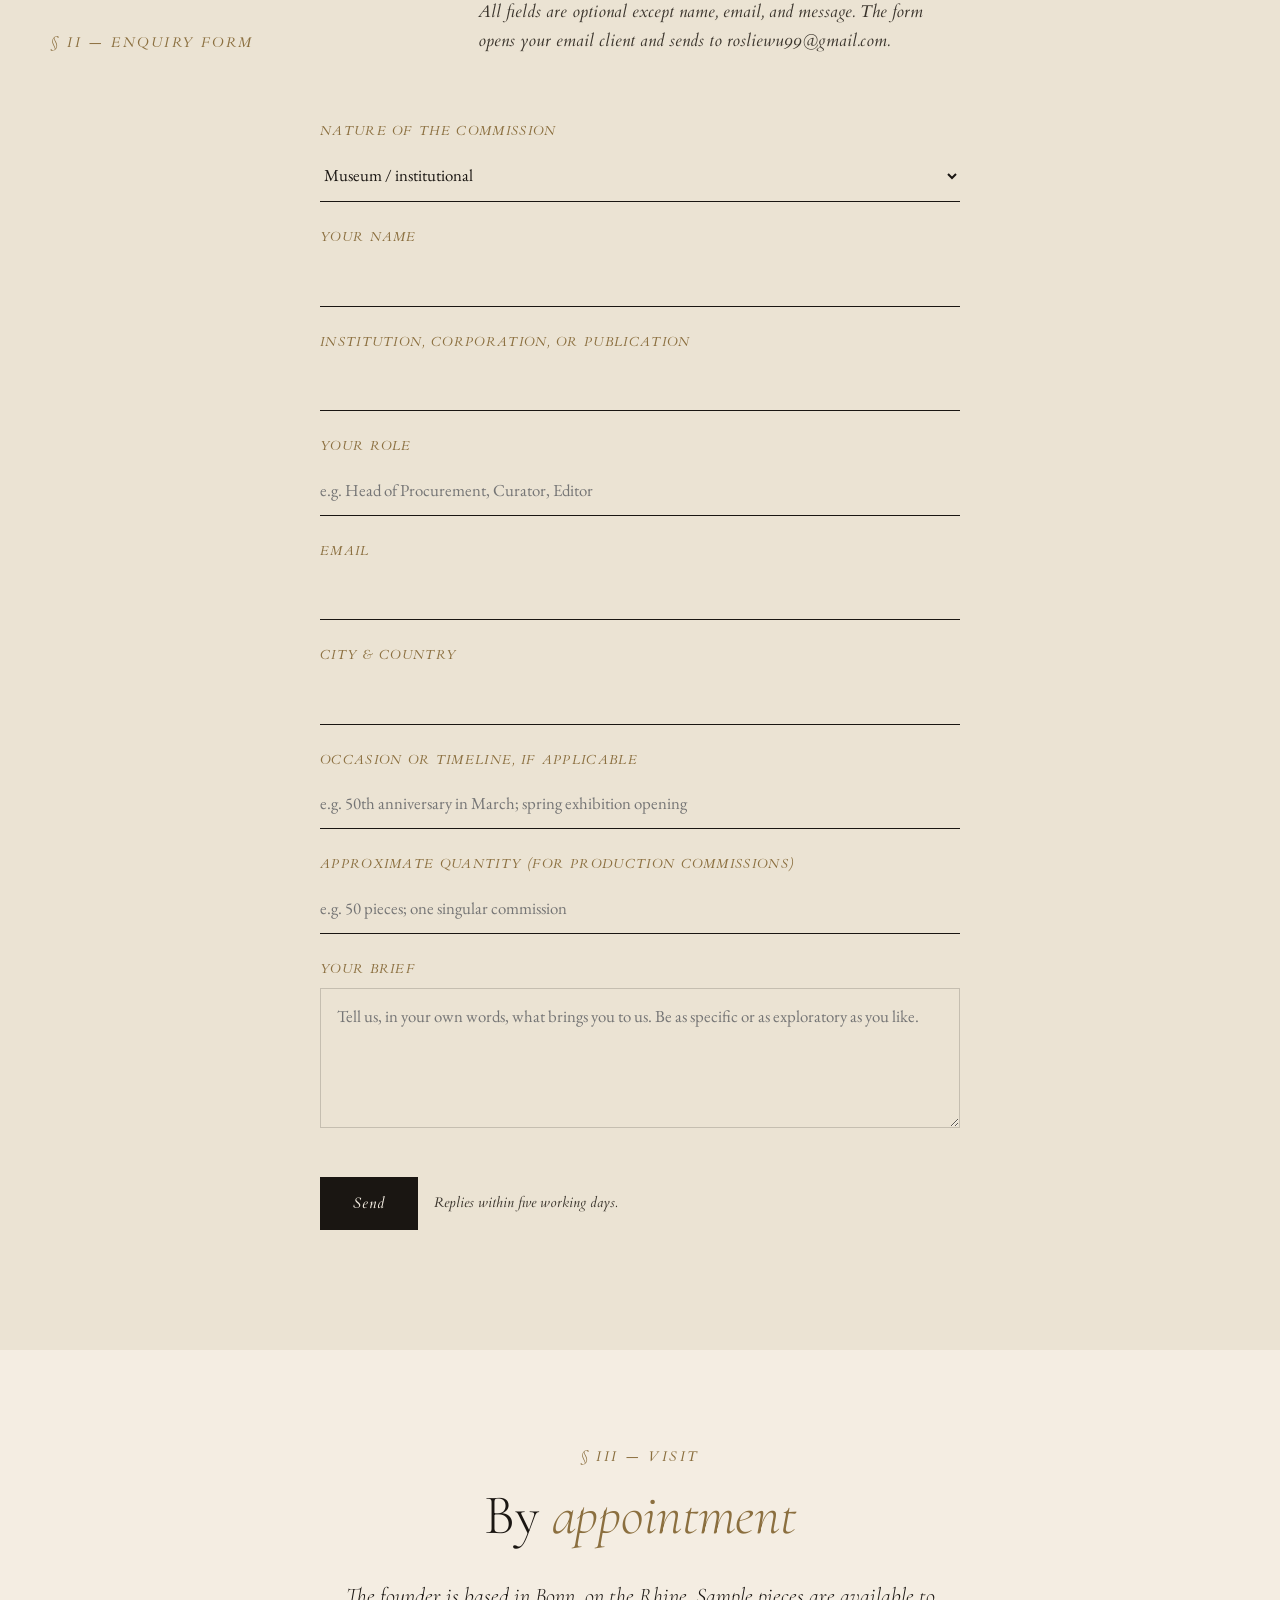
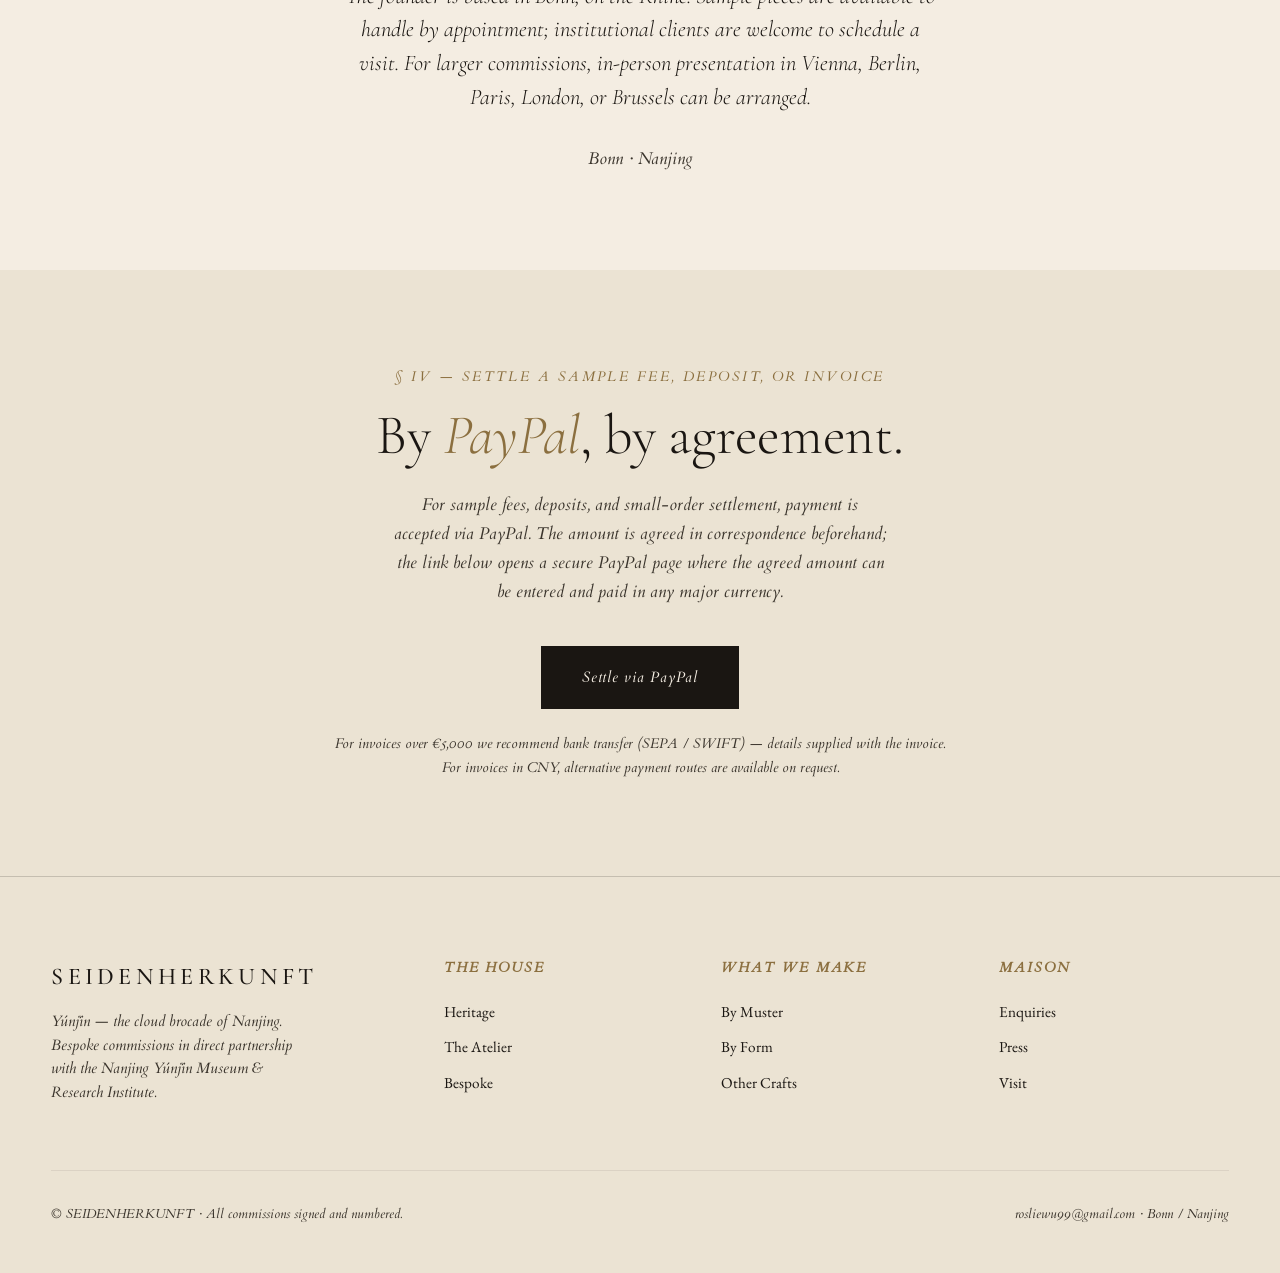
<file: contact.html>
<!DOCTYPE html>
<html lang="en">
<head>
<meta charset="UTF-8">
<meta name="viewport" content="width=device-width, initial-scale=1.0">
<title>Enquire · SEIDENHERKUNFT</title>
<link rel="stylesheet" href="assets/style.css">
</head>
<body>

<nav class="nav">
  <div class="nav__inner">
    <a href="index.html" class="nav__brand">SEIDENHERKUNFT<small>Yúnjǐn · Cloud Brocade of Nanjing</small></a>
    <ul class="nav__menu">
      <li><a href="index.html">House</a></li>
      <li><a href="heritage.html">Heritage</a></li>
      <li><a href="collection.html">Collection</a></li>
      <li><a href="other-crafts.html">Other Crafts</a></li>
      <li><a href="atelier.html">Atelier</a></li>
      <li><a href="bespoke.html">Bespoke</a></li>
      <li><a href="contact.html" class="active">Enquire</a></li>
    </ul>
  </div>
</nav>

<section class="article" style="max-width: 980px; padding-bottom: 3rem;">
  <div class="article__kicker">Begin a Conversation</div>
  <h1><em>Enquire</em></h1>
  <p class="article__dek">
    The house corresponds in English, German, and Mandarin. Replies within five working days. Every enquiry is read by the founder personally — there is no boilerplate response and no sales channel between you and the workshop.
  </p>
</section>

<!-- ============ FOUR PATHS ============ -->
<section class="section">
  <header class="section__head">
    <div class="section__num">§ I — By Type of Commission</div>
    <div>
      <h2 class="section__title">Tell us what <em>brings you</em>.</h2>
      <p class="section__sub">Each route below leads to the same address; the subject line helps the founder route your message and reply with the right material.</p>
    </div>
  </header>

  <div class="client-cards">
    <a href="#form" class="client-card">
      <div class="client-card__num">i</div>
      <h3>Museum &amp; Institutional</h3>
      <p>Exhibition programmes, weaver residencies, museum-shop editions, scholarly publication, press dossier.</p>
      <span class="client-card__cta">Subject: <em>Institutional enquiry</em> →</span>
    </a>

    <a href="#form" class="client-card">
      <div class="client-card__num">ii</div>
      <h3>Corporate Gifting</h3>
      <p>Anniversary editions, executive presents, board sets, brand collaborations, brief for an upcoming occasion.</p>
      <span class="client-card__cta">Subject: <em>Corporate commission</em> →</span>
    </a>

    <a href="#form" class="client-card">
      <div class="client-card__num">iii</div>
      <h3>Diplomatic &amp; State</h3>
      <p>Protocol gifts, treaty pieces, honorary awards, memorial commissions. By correspondence; in-person presentations available.</p>
      <span class="client-card__cta">Subject: <em>Protocol commission</em> →</span>
    </a>

    <a href="#form" class="client-card">
      <div class="client-card__num">iv</div>
      <h3>Private &amp; Press</h3>
      <p>Private collectors; journalists and editors preparing features on yúnjǐn, on the Nanjing tradition, on Chinese textiles in Europe.</p>
      <span class="client-card__cta">Subject: <em>Private</em> or <em>Press</em> →</span>
    </a>
  </div>

  <p style="text-align: center; margin-top: 4rem; font-family: var(--serif-display); font-style: italic; font-size: 1.4rem; color: var(--gold);">
    rosliewu99@gmail.com
  </p>
</section>

<!-- ============ FORM ============ -->
<section class="section" id="form" style="background: var(--paper-warm); max-width: none;">
<div style="max-width: 1480px; margin: 0 auto;">
  <header class="section__head">
    <div class="section__num">§ II — Enquiry Form</div>
    <div>
      <h2 class="section__title">Write to <em>the house.</em></h2>
      <p class="section__sub">All fields are optional except name, email, and message. The form opens your email client and sends to <em>rosliewu99@gmail.com</em>.</p>
    </div>
  </header>

  <form class="form" action="mailto:rosliewu99@gmail.com" method="POST" enctype="text/plain">
    <div class="form__row">
      <label for="kind">Nature of the commission</label>
      <select id="kind" name="Subject">
        <option>Museum / institutional</option>
        <option>Corporate gifting</option>
        <option>Diplomatic / protocol</option>
        <option>Private collector</option>
        <option>Press / editorial</option>
        <option>General enquiry</option>
      </select>
    </div>

    <div class="form__row">
      <label for="name">Your name</label>
      <input type="text" id="name" name="Name" required>
    </div>

    <div class="form__row">
      <label for="org">Institution, corporation, or publication</label>
      <input type="text" id="org" name="Organisation">
    </div>

    <div class="form__row">
      <label for="role">Your role</label>
      <input type="text" id="role" name="Role" placeholder="e.g. Head of Procurement, Curator, Editor">
    </div>

    <div class="form__row">
      <label for="email">Email</label>
      <input type="email" id="email" name="From" required>
    </div>

    <div class="form__row">
      <label for="city">City &amp; country</label>
      <input type="text" id="city" name="Location">
    </div>

    <div class="form__row">
      <label for="occasion">Occasion or timeline, if applicable</label>
      <input type="text" id="occasion" name="Occasion" placeholder="e.g. 50th anniversary in March; spring exhibition opening">
    </div>

    <div class="form__row">
      <label for="quantity">Approximate quantity (for production commissions)</label>
      <input type="text" id="quantity" name="Quantity" placeholder="e.g. 50 pieces; one singular commission">
    </div>

    <div class="form__row">
      <label for="message">Your brief</label>
      <textarea id="message" name="Message" required placeholder="Tell us, in your own words, what brings you to us. Be as specific or as exploratory as you like."></textarea>
    </div>

    <div class="form__row" style="display: flex; gap: 1rem; align-items: center; margin-top: 2.5rem;">
      <button type="submit" class="btn btn--filled">Send</button>
      <p style="font-family: var(--serif-caption); font-style: italic; font-size: 0.88rem; color: var(--ink-soft);">Replies within five working days.</p>
    </div>
  </form>
</div>
</section>

<!-- ============ Visit ============ -->
<section class="section text-center" id="visit">
  <div class="section__num" style="margin-bottom: 1rem;">§ III — Visit</div>
  <h2 class="section__title">By <em>appointment</em></h2>
  <p style="font-family: var(--serif-display); font-style: italic; font-weight: 300; font-size: 1.4rem; max-width: 60ch; margin: 2rem auto; line-height: 1.5;">
    The founder is based in Bonn, on the Rhine. Sample pieces are available to handle by appointment; institutional clients are welcome to schedule a visit. For larger commissions, in-person presentation in Vienna, Berlin, Paris, London, or Brussels can be arranged.
  </p>
  <p style="font-family: var(--serif-caption); font-style: italic; color: var(--ink-soft);">
    Bonn · Nanjing
  </p>
</section>

<!-- ============ PAYMENT ============ -->
<section class="section" id="settle" style="background: var(--paper-warm); max-width: none;">
<div style="max-width: 880px; margin: 0 auto;">
  <header style="text-align: center; margin-bottom: 2.5rem;">
    <div class="section__num" style="margin-bottom: 1rem;">§ IV — Settle a Sample Fee, Deposit, or Invoice</div>
    <h2 class="section__title">By <em>PayPal</em>, by agreement.</h2>
    <p style="font-family: var(--serif-caption); font-style: italic; color: var(--ink-soft); max-width: 55ch; margin: 1.5rem auto 0;">
      For sample fees, deposits, and small-order settlement, payment is accepted via PayPal. The amount is agreed in correspondence beforehand; the link below opens a secure PayPal page where the agreed amount can be entered and paid in any major currency.
    </p>
  </header>
  <div style="text-align: center;">
    <a href="https://paypal.me/HaoruiWu99" target="_blank" rel="noopener" class="btn btn--filled" style="padding: 1.1rem 2.5rem;">Settle via PayPal</a>
    <p style="margin-top: 1.5rem; font-family: var(--serif-caption); font-style: italic; font-size: 0.85rem; color: var(--ink-soft);">
      For invoices over €5,000 we recommend bank transfer (SEPA / SWIFT) — details supplied with the invoice.<br>
      For invoices in CNY, alternative payment routes are available on request.
    </p>
  </div>
</div>
</section>

<!-- ============ FOOTER ============ -->
<footer class="footer">
  <div class="footer__inner">
    <div class="footer__col">
      <div class="footer__brand">SEIDENHERKUNFT</div>
      <p class="footer__tag">Yúnjǐn — the cloud brocade of Nanjing. Bespoke commissions in direct partnership with the Nanjing Yúnjǐn Museum &amp; Research Institute.</p>
    </div>
    <div class="footer__col">
      <h4>The House</h4>
      <ul>
        <li><a href="heritage.html">Heritage</a></li>
        <li><a href="atelier.html">The Atelier</a></li>
        <li><a href="bespoke.html">Bespoke</a></li>
      </ul>
    </div>
    <div class="footer__col">
      <h4>What We Make</h4>
      <ul>
        <li><a href="collection.html">By Muster</a></li>
        <li><a href="collection.html#forms">By Form</a></li>
        <li><a href="other-crafts.html">Other Crafts</a></li>
      </ul>
    </div>
    <div class="footer__col">
      <h4>Maison</h4>
      <ul>
        <li><a href="contact.html">Enquiries</a></li>
        <li><a href="contact.html?subject=press">Press</a></li>
        <li><a href="contact.html?subject=visit">Visit</a></li>
      </ul>
    </div>
  </div>
  <div class="footer__bottom">
    <span>© SEIDENHERKUNFT · All commissions signed and numbered.</span>
    <span>rosliewu99@gmail.com · Bonn / Nanjing</span>
  </div>
</footer>

</body>
</html>
</file>
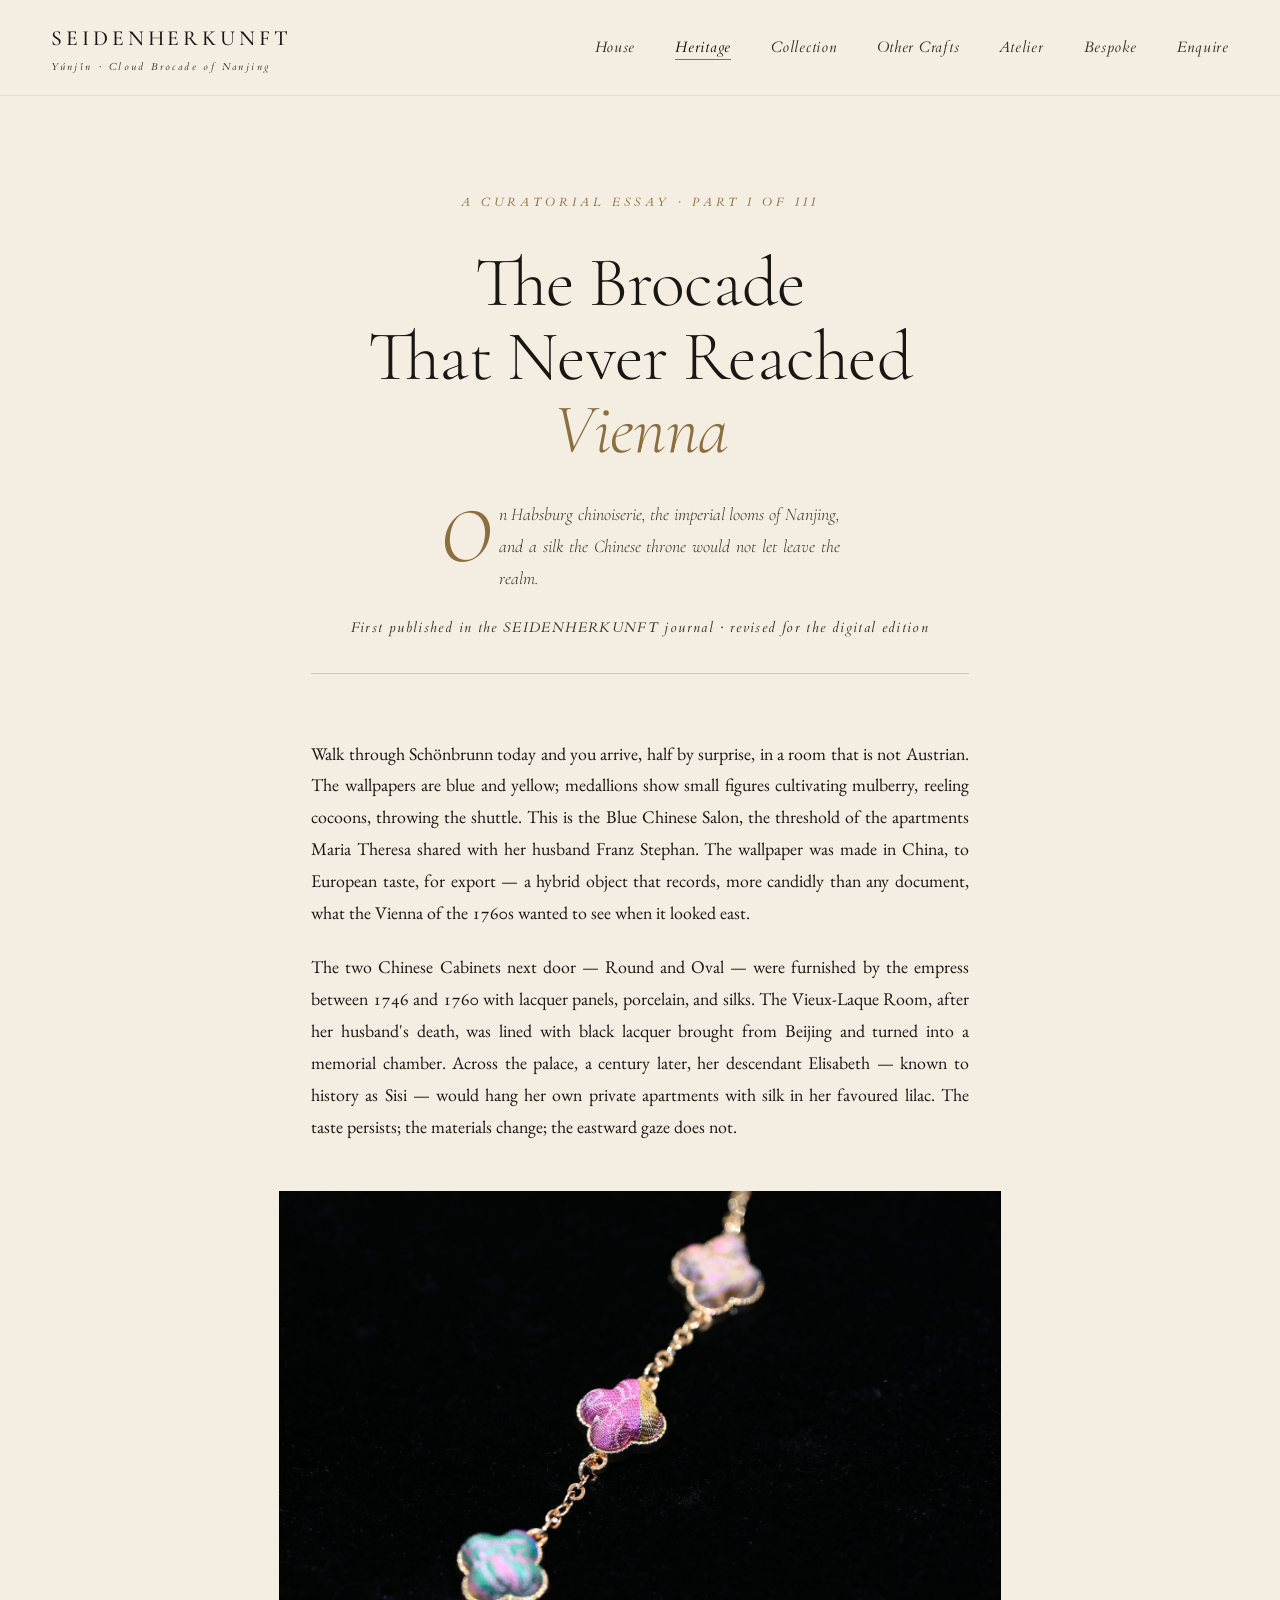
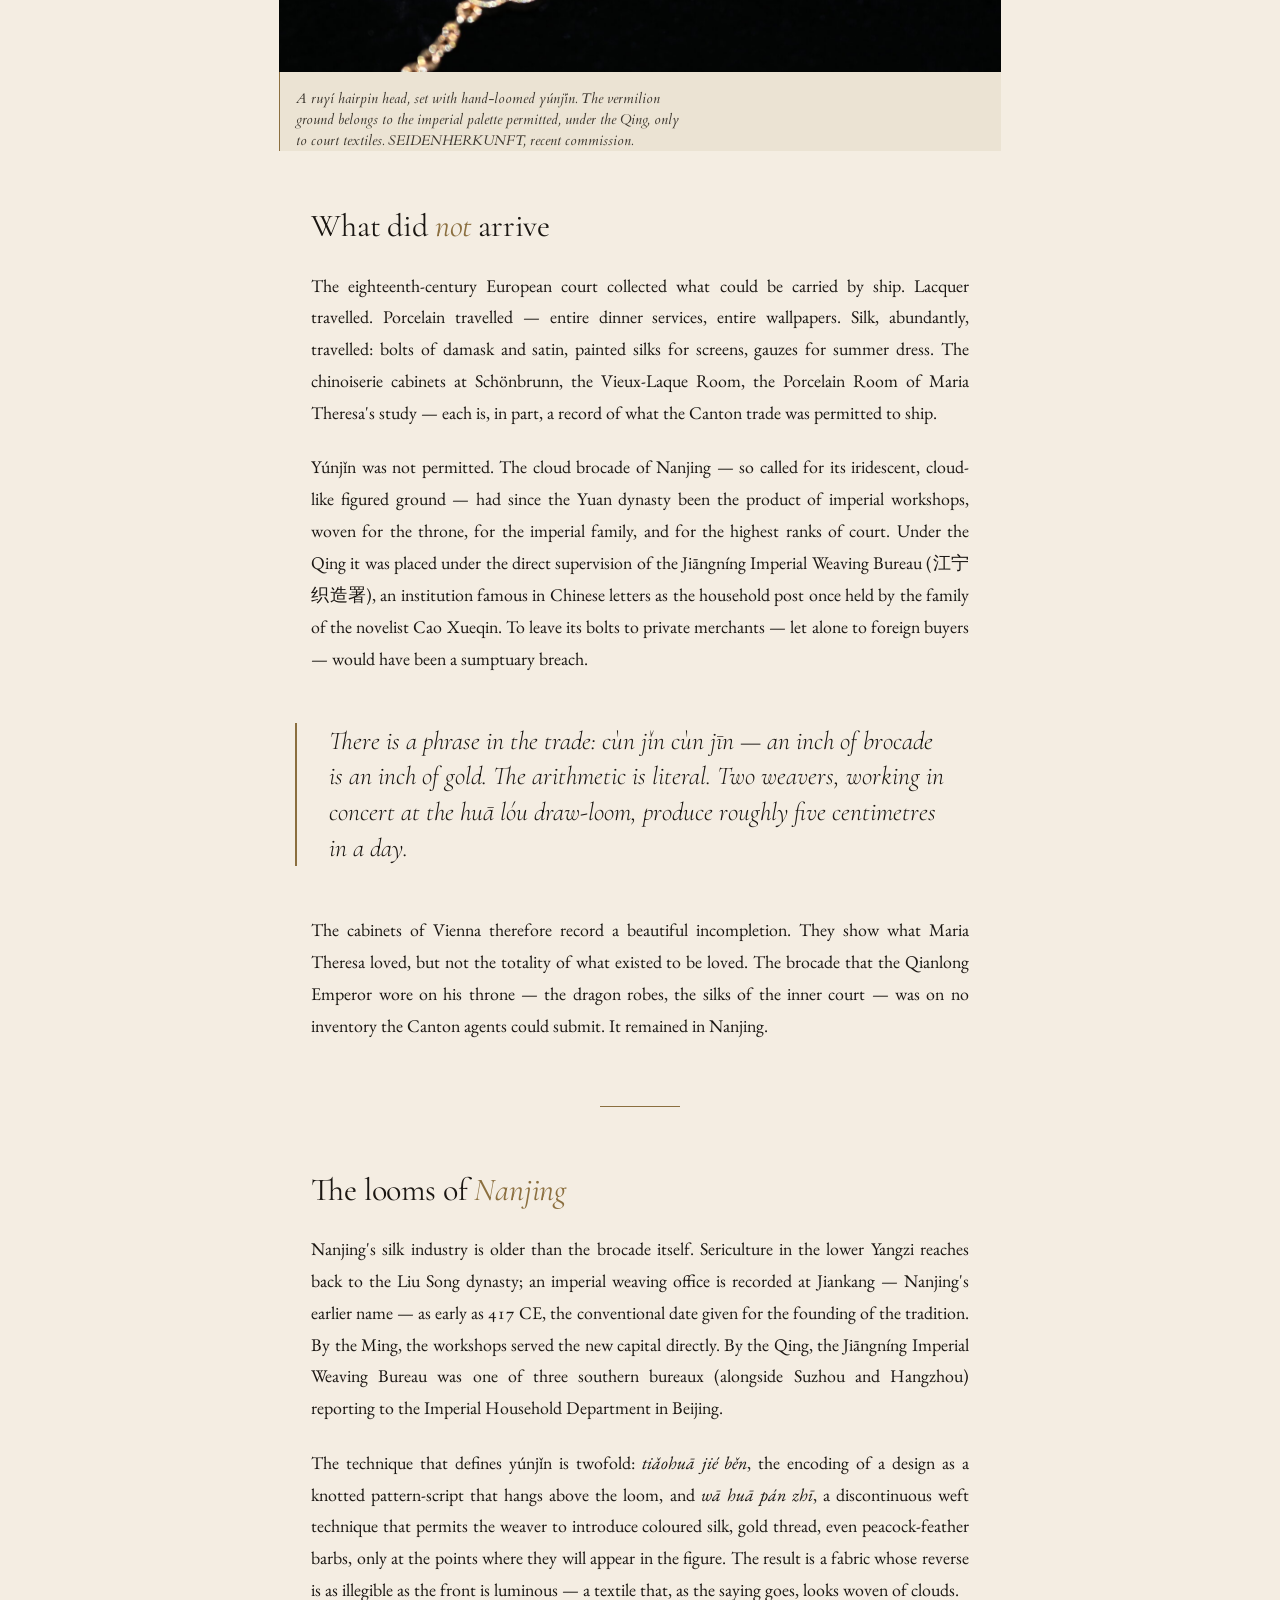
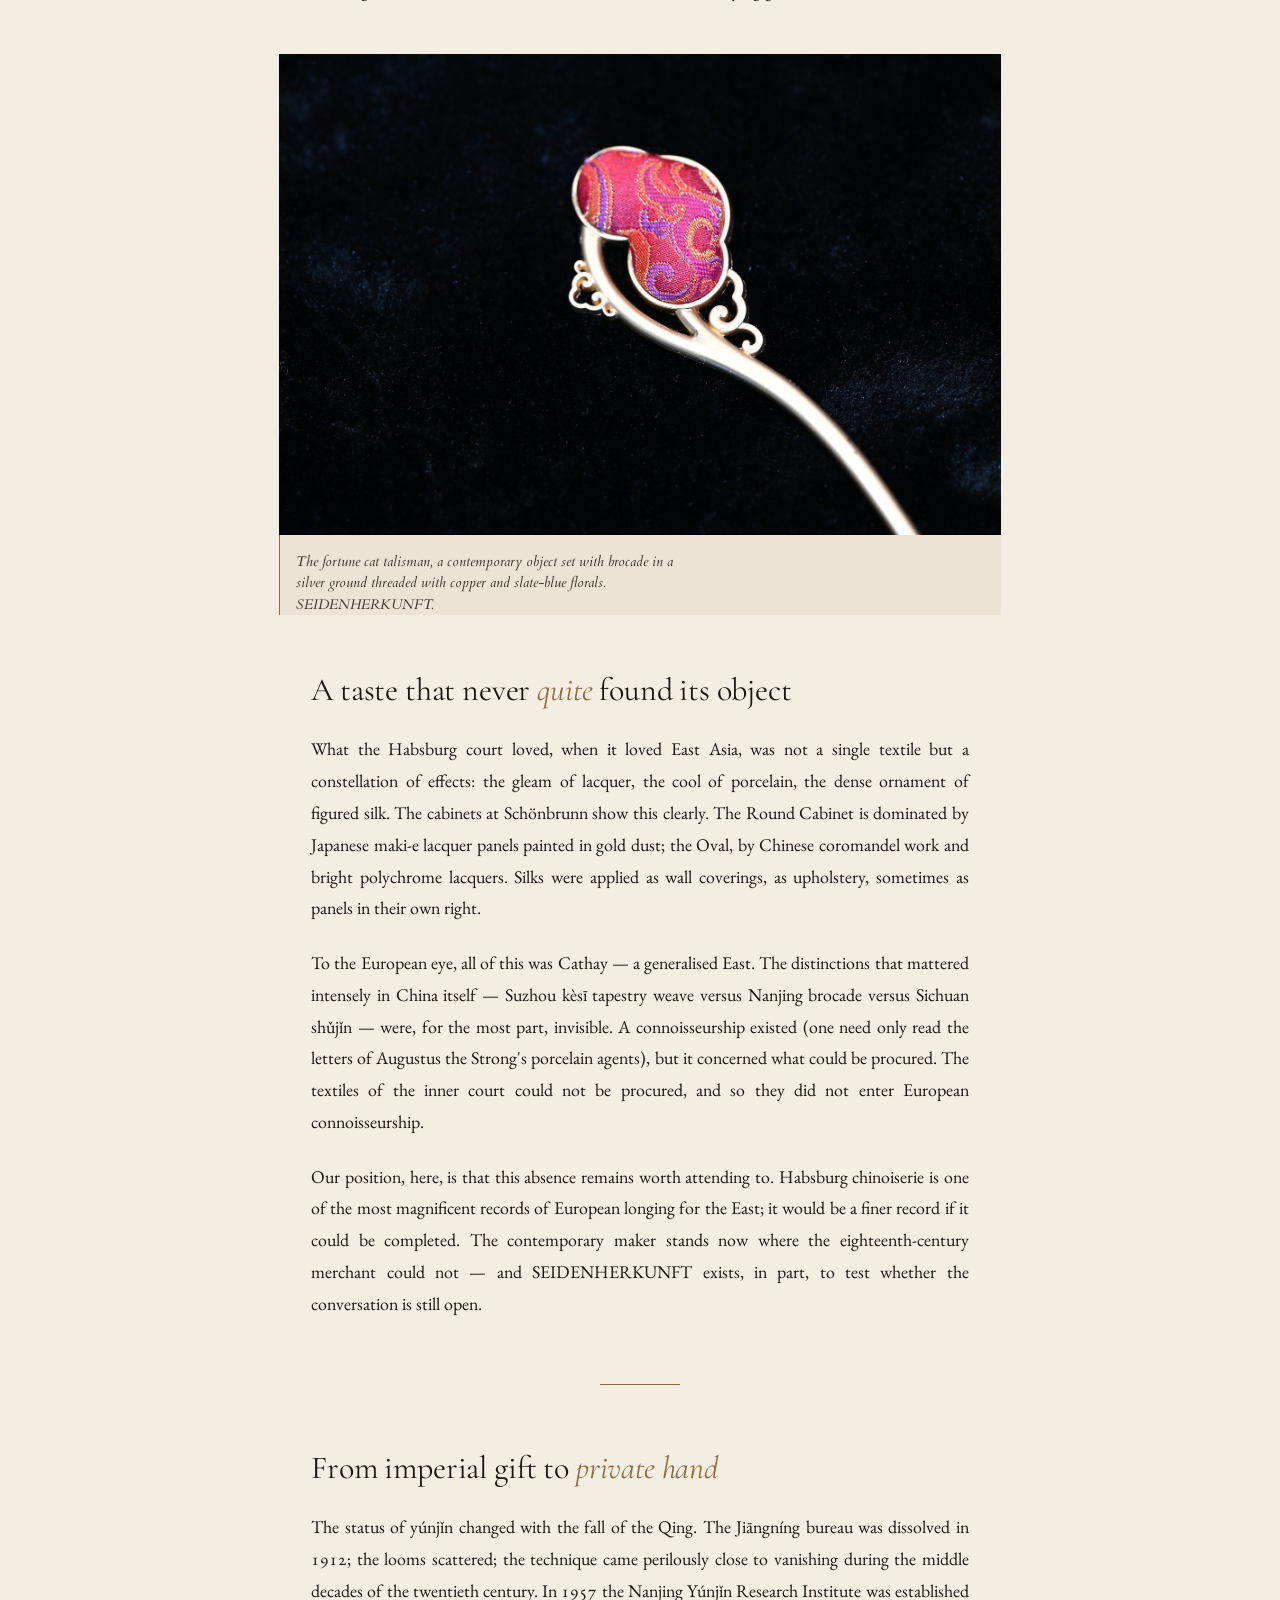
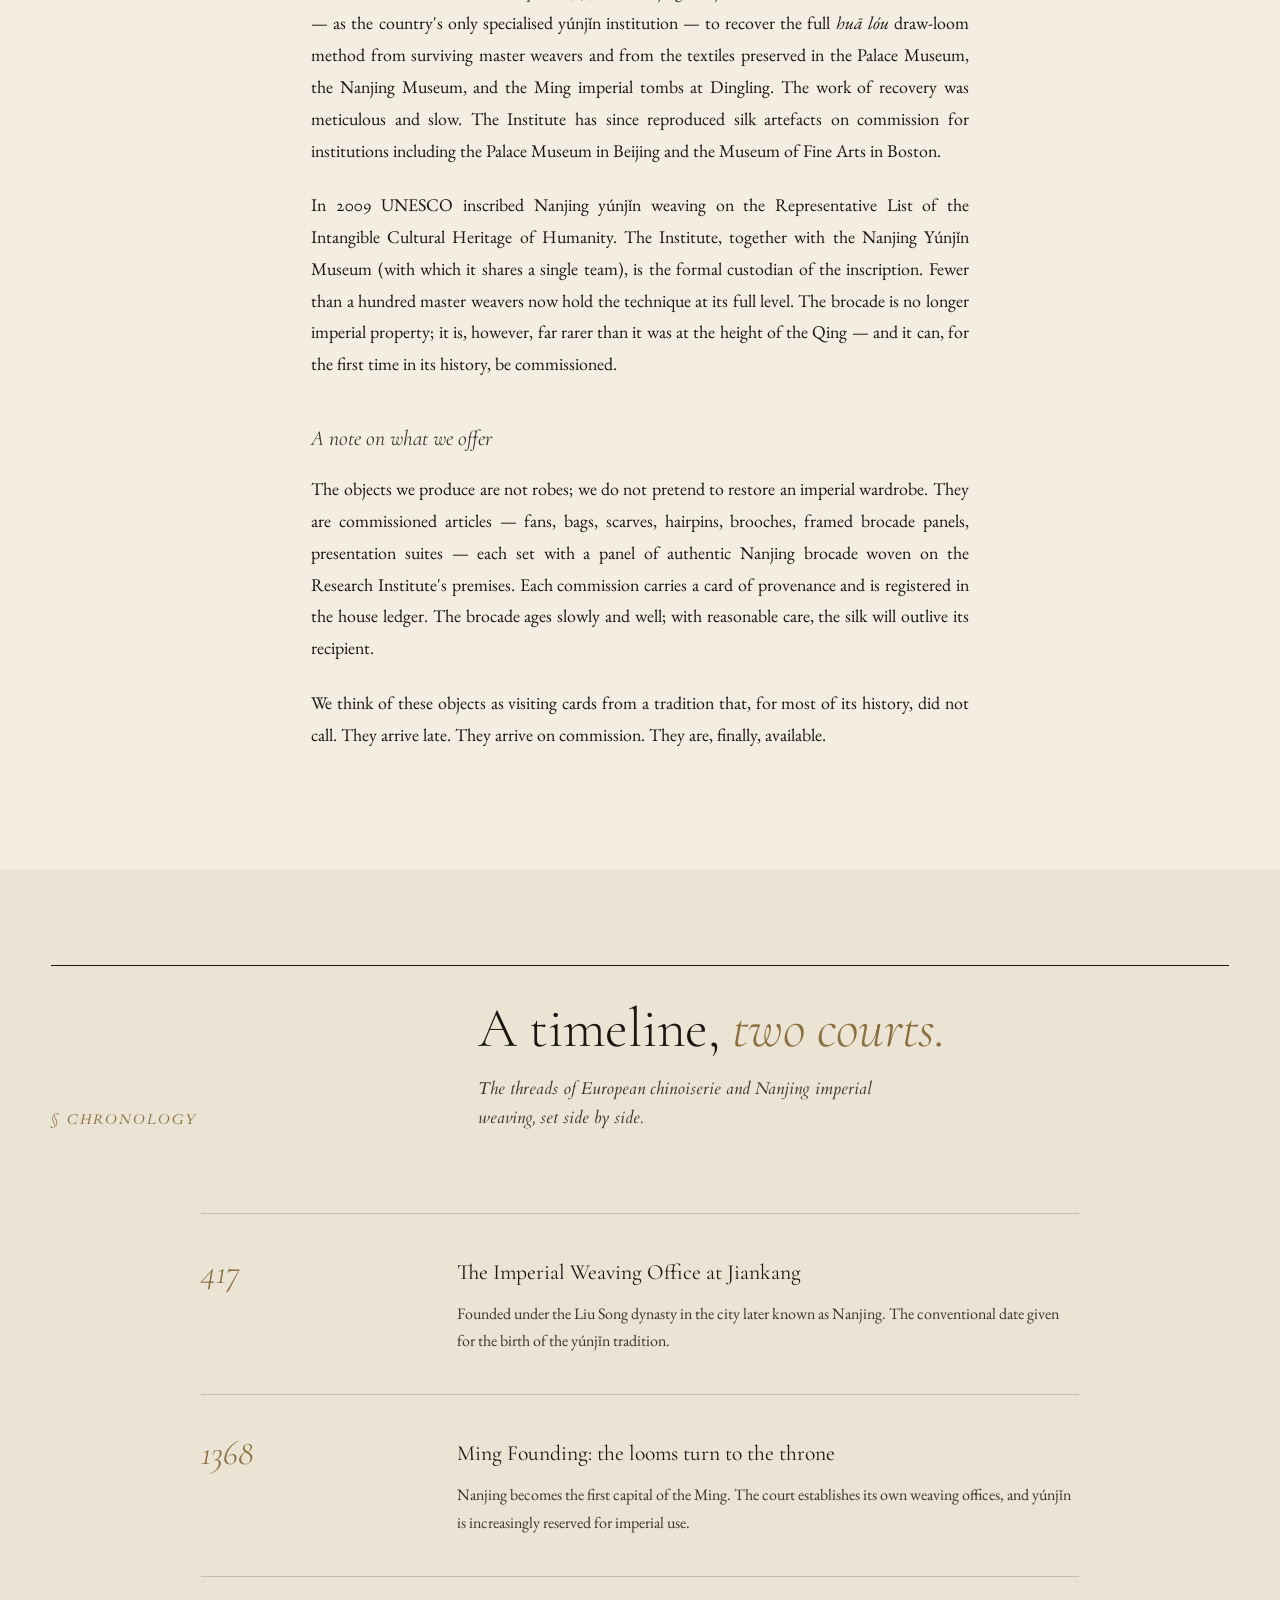
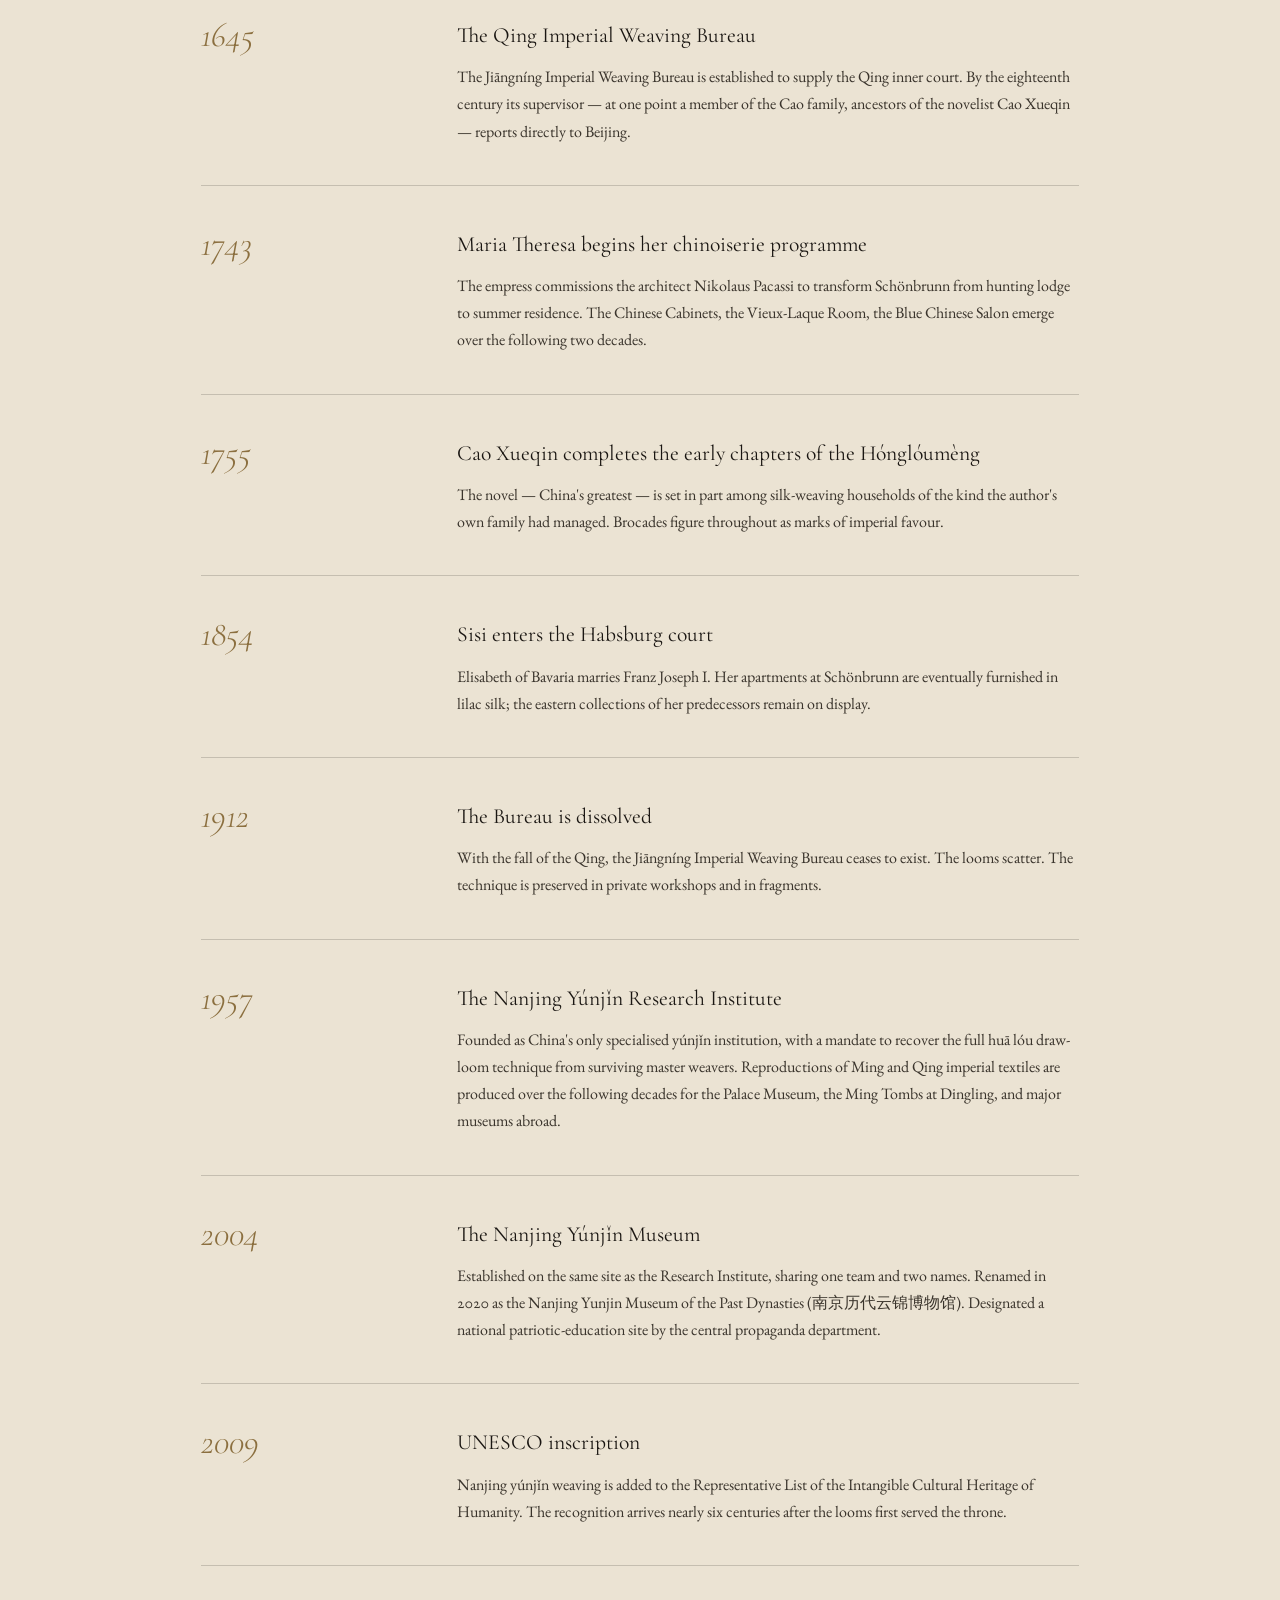
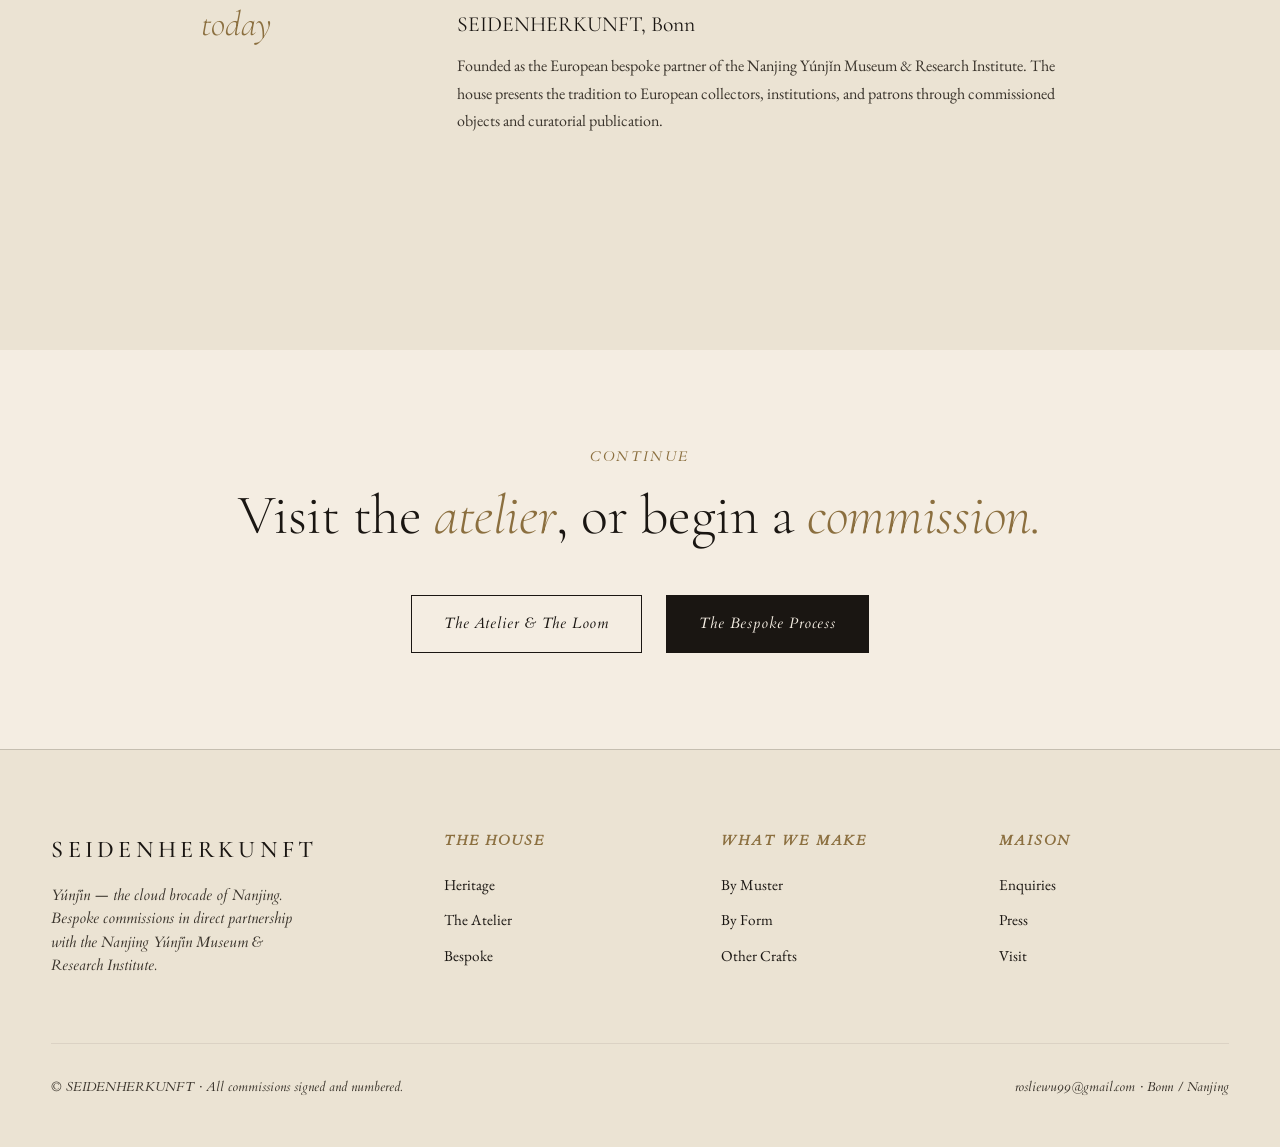
<file: heritage.html>
<!DOCTYPE html>
<html lang="en">
<head>
<meta charset="UTF-8">
<meta name="viewport" content="width=device-width, initial-scale=1.0">
<title>Heritage · The Brocade That Never Reached Vienna — SEIDENHERKUNFT</title>
<meta name="description" content="A curatorial essay tracing Habsburg chinoiserie, the Imperial Weaving Bureau of Nanjing, and the silk that was kept by the Chinese throne.">
<link rel="stylesheet" href="assets/style.css">
</head>
<body>

<nav class="nav">
  <div class="nav__inner">
    <a href="index.html" class="nav__brand">SEIDENHERKUNFT<small>Yúnjǐn · Cloud Brocade of Nanjing</small></a>
    <ul class="nav__menu">
      <li><a href="index.html">House</a></li>
      <li><a href="heritage.html" class="active">Heritage</a></li>
      <li><a href="collection.html">Collection</a></li>
      <li><a href="other-crafts.html">Other Crafts</a></li>
      <li><a href="atelier.html">Atelier</a></li>
      <li><a href="bespoke.html">Bespoke</a></li>
      <li><a href="contact.html">Enquire</a></li>
    </ul>
  </div>
</nav>

<article class="article">
  <div class="article__kicker">A Curatorial Essay · Part I of III</div>
  <h1>The Brocade<br>That Never Reached <em>Vienna</em></h1>
  <p class="article__dek">
    On Habsburg chinoiserie, the imperial looms of Nanjing, and a silk the Chinese throne would not let leave the realm.
  </p>
  <div class="article__byline">First published in the SEIDENHERKUNFT journal · revised for the digital edition</div>

  <p id="europe">
    Walk through Schönbrunn today and you arrive, half by surprise, in a room that is not Austrian. The wallpapers are blue and yellow; medallions show small figures cultivating mulberry, reeling cocoons, throwing the shuttle. This is the Blue Chinese Salon, the threshold of the apartments Maria Theresa shared with her husband Franz Stephan. The wallpaper was made in China, to European taste, for export — a hybrid object that records, more candidly than any document, what the Vienna of the 1760s wanted to see when it looked east.
  </p>

  <p>
    The two Chinese Cabinets next door — Round and Oval — were furnished by the empress between 1746 and 1760 with lacquer panels, porcelain, and silks. The Vieux-Laque Room, after her husband's death, was lined with black lacquer brought from Beijing and turned into a memorial chamber. Across the palace, a century later, her descendant Elisabeth — known to history as Sisi — would hang her own private apartments with silk in her favoured lilac. The taste persists; the materials change; the eastward gaze does not.
  </p>

  <figure>
    <img src="images/0417_3.jpg" alt="A ruyi-form hairpin set with vermilion yúnjǐn brocade, detail">
    <figcaption>A <em>ruyí</em> hairpin head, set with hand-loomed yúnjǐn. The vermilion ground belongs to the imperial palette permitted, under the Qing, only to court textiles. SEIDENHERKUNFT, recent commission.</figcaption>
  </figure>

  <h2>What did <em>not</em> arrive</h2>

  <p>
    The eighteenth-century European court collected what could be carried by ship. Lacquer travelled. Porcelain travelled — entire dinner services, entire wallpapers. Silk, abundantly, travelled: bolts of damask and satin, painted silks for screens, gauzes for summer dress. The chinoiserie cabinets at Schönbrunn, the Vieux-Laque Room, the Porcelain Room of Maria Theresa's study — each is, in part, a record of what the Canton trade was permitted to ship.
  </p>

  <p>
    Yúnjǐn was not permitted. The cloud brocade of Nanjing — so called for its iridescent, cloud-like figured ground — had since the Yuan dynasty been the product of imperial workshops, woven for the throne, for the imperial family, and for the highest ranks of court. Under the Qing it was placed under the direct supervision of the Jiāngníng Imperial Weaving Bureau (江宁织造署), an institution famous in Chinese letters as the household post once held by the family of the novelist Cao Xueqin. To leave its bolts to private merchants — let alone to foreign buyers — would have been a sumptuary breach.
  </p>

  <blockquote>
    There is a phrase in the trade: <em>cùn jǐn cùn jīn</em> — an inch of brocade is an inch of gold. The arithmetic is literal. Two weavers, working in concert at the <em>huā lóu</em> draw-loom, produce roughly five centimetres in a day.
  </blockquote>

  <p>
    The cabinets of Vienna therefore record a beautiful incompletion. They show what Maria Theresa loved, but not the totality of what existed to be loved. The brocade that the Qianlong Emperor wore on his throne — the dragon robes, the silks of the inner court — was on no inventory the Canton agents could submit. It remained in Nanjing.
  </p>

  <span class="drop-cap-rule"></span>

  <h2 id="nanjing">The looms of <em>Nanjing</em></h2>

  <p>
    Nanjing's silk industry is older than the brocade itself. Sericulture in the lower Yangzi reaches back to the Liu Song dynasty; an imperial weaving office is recorded at Jiankang — Nanjing's earlier name — as early as 417 CE, the conventional date given for the founding of the tradition. By the Ming, the workshops served the new capital directly. By the Qing, the Jiāngníng Imperial Weaving Bureau was one of three southern bureaux (alongside Suzhou and Hangzhou) reporting to the Imperial Household Department in Beijing.
  </p>

  <p>
    The technique that defines yúnjǐn is twofold: <em>tiǎohuā jié běn</em>, the encoding of a design as a knotted pattern-script that hangs above the loom, and <em>wā huā pán zhī</em>, a discontinuous weft technique that permits the weaver to introduce coloured silk, gold thread, even peacock-feather barbs, only at the points where they will appear in the figure. The result is a fabric whose reverse is as illegible as the front is luminous — a textile that, as the saying goes, looks woven of clouds.
  </p>

  <figure>
    <img src="images/0417_7.jpg" alt="A felted-cat talisman set with silver-ground brocade and orange silk braid">
    <figcaption>The <em>fortune cat</em> talisman, a contemporary object set with brocade in a silver ground threaded with copper and slate-blue florals. SEIDENHERKUNFT.</figcaption>
  </figure>

  <h2>A taste that never <em>quite</em> found its object</h2>

  <p>
    What the Habsburg court loved, when it loved East Asia, was not a single textile but a constellation of effects: the gleam of lacquer, the cool of porcelain, the dense ornament of figured silk. The cabinets at Schönbrunn show this clearly. The Round Cabinet is dominated by Japanese maki-e lacquer panels painted in gold dust; the Oval, by Chinese coromandel work and bright polychrome lacquers. Silks were applied as wall coverings, as upholstery, sometimes as panels in their own right.
  </p>

  <p>
    To the European eye, all of this was Cathay — a generalised East. The distinctions that mattered intensely in China itself — Suzhou kèsī tapestry weave versus Nanjing brocade versus Sichuan shǔjǐn — were, for the most part, invisible. A connoisseurship existed (one need only read the letters of Augustus the Strong's porcelain agents), but it concerned what could be procured. The textiles of the inner court could not be procured, and so they did not enter European connoisseurship.
  </p>

  <p>
    Our position, here, is that this absence remains worth attending to. Habsburg chinoiserie is one of the most magnificent records of European longing for the East; it would be a finer record if it could be completed. The contemporary maker stands now where the eighteenth-century merchant could not — and SEIDENHERKUNFT exists, in part, to test whether the conversation is still open.
  </p>

  <span class="drop-cap-rule"></span>

  <h2 id="modern">From imperial gift to <em>private hand</em></h2>

  <p>
    The status of yúnjǐn changed with the fall of the Qing. The Jiāngníng bureau was dissolved in 1912; the looms scattered; the technique came perilously close to vanishing during the middle decades of the twentieth century. In 1957 the Nanjing Yúnjǐn Research Institute was established — as the country's only specialised yúnjǐn institution — to recover the full <em>huā lóu</em> draw-loom method from surviving master weavers and from the textiles preserved in the Palace Museum, the Nanjing Museum, and the Ming imperial tombs at Dingling. The work of recovery was meticulous and slow. The Institute has since reproduced silk artefacts on commission for institutions including the Palace Museum in Beijing and the Museum of Fine Arts in Boston.
  </p>

  <p>
    In 2009 UNESCO inscribed Nanjing yúnjǐn weaving on the Representative List of the Intangible Cultural Heritage of Humanity. The Institute, together with the Nanjing Yúnjǐn Museum (with which it shares a single team), is the formal custodian of the inscription. Fewer than a hundred master weavers now hold the technique at its full level. The brocade is no longer imperial property; it is, however, far rarer than it was at the height of the Qing — and it can, for the first time in its history, be commissioned.
  </p>

  <h3>A note on what we offer</h3>

  <p>
    The objects we produce are not robes; we do not pretend to restore an imperial wardrobe. They are commissioned articles — fans, bags, scarves, hairpins, brooches, framed brocade panels, presentation suites — each set with a panel of authentic Nanjing brocade woven on the Research Institute's premises. Each commission carries a card of provenance and is registered in the house ledger. The brocade ages slowly and well; with reasonable care, the silk will outlive its recipient.
  </p>

  <p>
    We think of these objects as visiting cards from a tradition that, for most of its history, did not call. They arrive late. They arrive on commission. They are, finally, available.
  </p>

</article>

<!-- ============ TIMELINE ============ -->
<section class="section" style="background: var(--paper-warm); max-width: none;">
<div style="max-width: 1480px; margin: 0 auto;">
  <header class="section__head">
    <div class="section__num">§ Chronology</div>
    <div>
      <h2 class="section__title">A timeline, <em>two courts.</em></h2>
      <p class="section__sub">The threads of European chinoiserie and Nanjing imperial weaving, set side by side.</p>
    </div>
  </header>

  <div class="timeline">
    <div class="timeline__item">
      <div class="timeline__year">417</div>
      <div class="timeline__body">
        <h4>The Imperial Weaving Office at Jiankang</h4>
        <p>Founded under the Liu Song dynasty in the city later known as Nanjing. The conventional date given for the birth of the yúnjǐn tradition.</p>
      </div>
    </div>
    <div class="timeline__item">
      <div class="timeline__year">1368</div>
      <div class="timeline__body">
        <h4>Ming Founding: the looms turn to the throne</h4>
        <p>Nanjing becomes the first capital of the Ming. The court establishes its own weaving offices, and yúnjǐn is increasingly reserved for imperial use.</p>
      </div>
    </div>
    <div class="timeline__item">
      <div class="timeline__year">1645</div>
      <div class="timeline__body">
        <h4>The Qing Imperial Weaving Bureau</h4>
        <p>The Jiāngníng Imperial Weaving Bureau is established to supply the Qing inner court. By the eighteenth century its supervisor — at one point a member of the Cao family, ancestors of the novelist Cao Xueqin — reports directly to Beijing.</p>
      </div>
    </div>
    <div class="timeline__item">
      <div class="timeline__year">1743</div>
      <div class="timeline__body">
        <h4>Maria Theresa begins her chinoiserie programme</h4>
        <p>The empress commissions the architect Nikolaus Pacassi to transform Schönbrunn from hunting lodge to summer residence. The Chinese Cabinets, the Vieux-Laque Room, the Blue Chinese Salon emerge over the following two decades.</p>
      </div>
    </div>
    <div class="timeline__item">
      <div class="timeline__year">1755</div>
      <div class="timeline__body">
        <h4>Cao Xueqin completes the early chapters of the Hónglóumèng</h4>
        <p>The novel — China's greatest — is set in part among silk-weaving households of the kind the author's own family had managed. Brocades figure throughout as marks of imperial favour.</p>
      </div>
    </div>
    <div class="timeline__item">
      <div class="timeline__year">1854</div>
      <div class="timeline__body">
        <h4>Sisi enters the Habsburg court</h4>
        <p>Elisabeth of Bavaria marries Franz Joseph I. Her apartments at Schönbrunn are eventually furnished in lilac silk; the eastern collections of her predecessors remain on display.</p>
      </div>
    </div>
    <div class="timeline__item">
      <div class="timeline__year">1912</div>
      <div class="timeline__body">
        <h4>The Bureau is dissolved</h4>
        <p>With the fall of the Qing, the Jiāngníng Imperial Weaving Bureau ceases to exist. The looms scatter. The technique is preserved in private workshops and in fragments.</p>
      </div>
    </div>
    <div class="timeline__item">
      <div class="timeline__year">1957</div>
      <div class="timeline__body">
        <h4>The Nanjing Yúnjǐn Research Institute</h4>
        <p>Founded as China's only specialised yúnjǐn institution, with a mandate to recover the full huā lóu draw-loom technique from surviving master weavers. Reproductions of Ming and Qing imperial textiles are produced over the following decades for the Palace Museum, the Ming Tombs at Dingling, and major museums abroad.</p>
      </div>
    </div>
    <div class="timeline__item">
      <div class="timeline__year">2004</div>
      <div class="timeline__body">
        <h4>The Nanjing Yúnjǐn Museum</h4>
        <p>Established on the same site as the Research Institute, sharing one team and two names. Renamed in 2020 as the Nanjing Yunjin Museum of the Past Dynasties (南京历代云锦博物馆). Designated a national patriotic-education site by the central propaganda department.</p>
      </div>
    </div>
    <div class="timeline__item">
      <div class="timeline__year">2009</div>
      <div class="timeline__body">
        <h4>UNESCO inscription</h4>
        <p>Nanjing yúnjǐn weaving is added to the Representative List of the Intangible Cultural Heritage of Humanity. The recognition arrives nearly six centuries after the looms first served the throne.</p>
      </div>
    </div>
    <div class="timeline__item">
      <div class="timeline__year">today</div>
      <div class="timeline__body">
        <h4>SEIDENHERKUNFT, Bonn</h4>
        <p>Founded as the European bespoke partner of the Nanjing Yúnjǐn Museum &amp; Research Institute. The house presents the tradition to European collectors, institutions, and patrons through commissioned objects and curatorial publication.</p>
      </div>
    </div>
  </div>
</div>
</section>

<!-- ============ Continue reading ============ -->
<section class="section text-center">
  <div class="section__num" style="margin-bottom: 1rem;">Continue</div>
  <h2 class="section__title">Visit the <em>atelier</em>, or begin a <em>commission.</em></h2>
  <div style="margin-top: 3rem; display: flex; gap: 1.5rem; justify-content: center; flex-wrap: wrap;">
    <a href="atelier.html" class="btn">The Atelier &amp; The Loom</a>
    <a href="bespoke.html" class="btn btn--filled">The Bespoke Process</a>
  </div>
</section>

<!-- ============ FOOTER ============ -->
<footer class="footer">
  <div class="footer__inner">
    <div class="footer__col">
      <div class="footer__brand">SEIDENHERKUNFT</div>
      <p class="footer__tag">Yúnjǐn — the cloud brocade of Nanjing. Bespoke commissions in direct partnership with the Nanjing Yúnjǐn Museum &amp; Research Institute.</p>
    </div>
    <div class="footer__col">
      <h4>The House</h4>
      <ul>
        <li><a href="heritage.html">Heritage</a></li>
        <li><a href="atelier.html">The Atelier</a></li>
        <li><a href="bespoke.html">Bespoke</a></li>
      </ul>
    </div>
    <div class="footer__col">
      <h4>What We Make</h4>
      <ul>
        <li><a href="collection.html">By Muster</a></li>
        <li><a href="collection.html#forms">By Form</a></li>
        <li><a href="other-crafts.html">Other Crafts</a></li>
      </ul>
    </div>
    <div class="footer__col">
      <h4>Maison</h4>
      <ul>
        <li><a href="contact.html">Enquiries</a></li>
        <li><a href="contact.html?subject=press">Press</a></li>
        <li><a href="contact.html?subject=visit">Visit</a></li>
      </ul>
    </div>
  </div>
  <div class="footer__bottom">
    <span>© SEIDENHERKUNFT · All commissions signed and numbered.</span>
    <span>rosliewu99@gmail.com · Bonn / Nanjing</span>
  </div>
</footer>

</body>
</html>
</file>
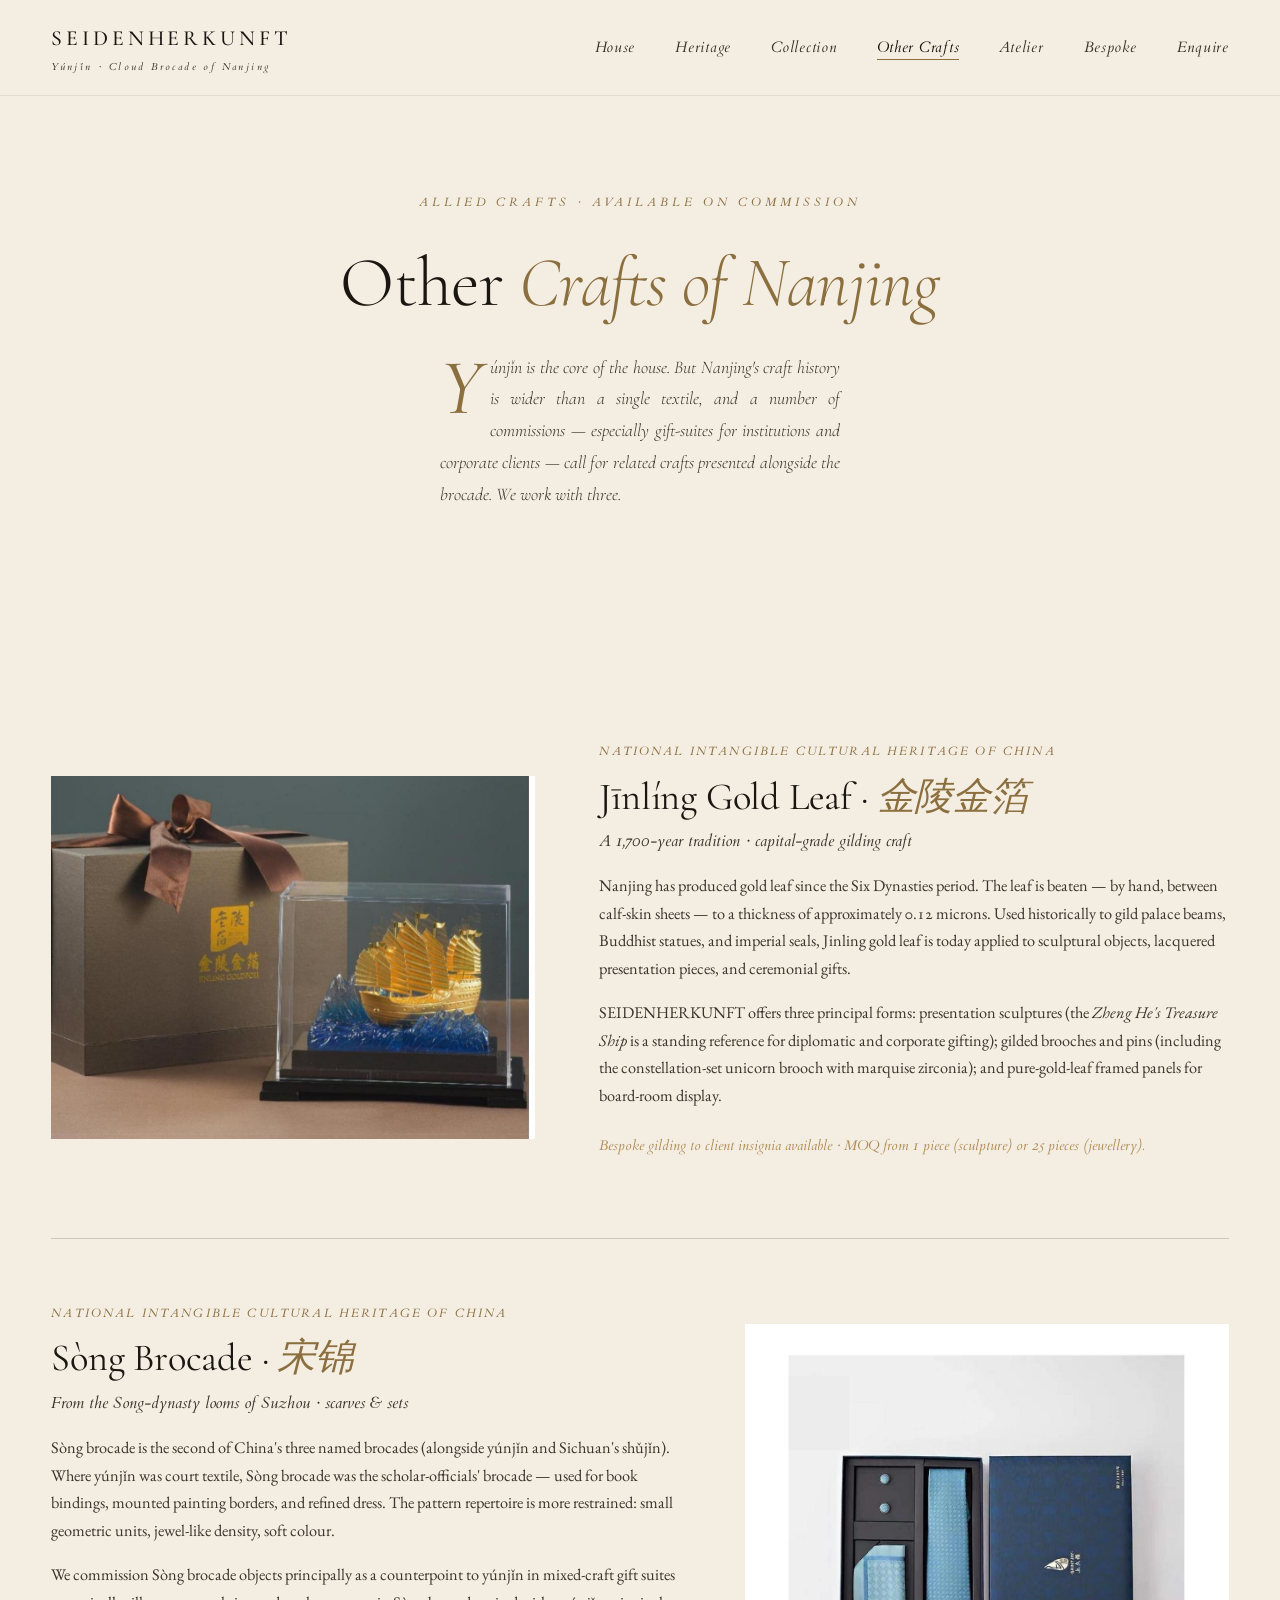
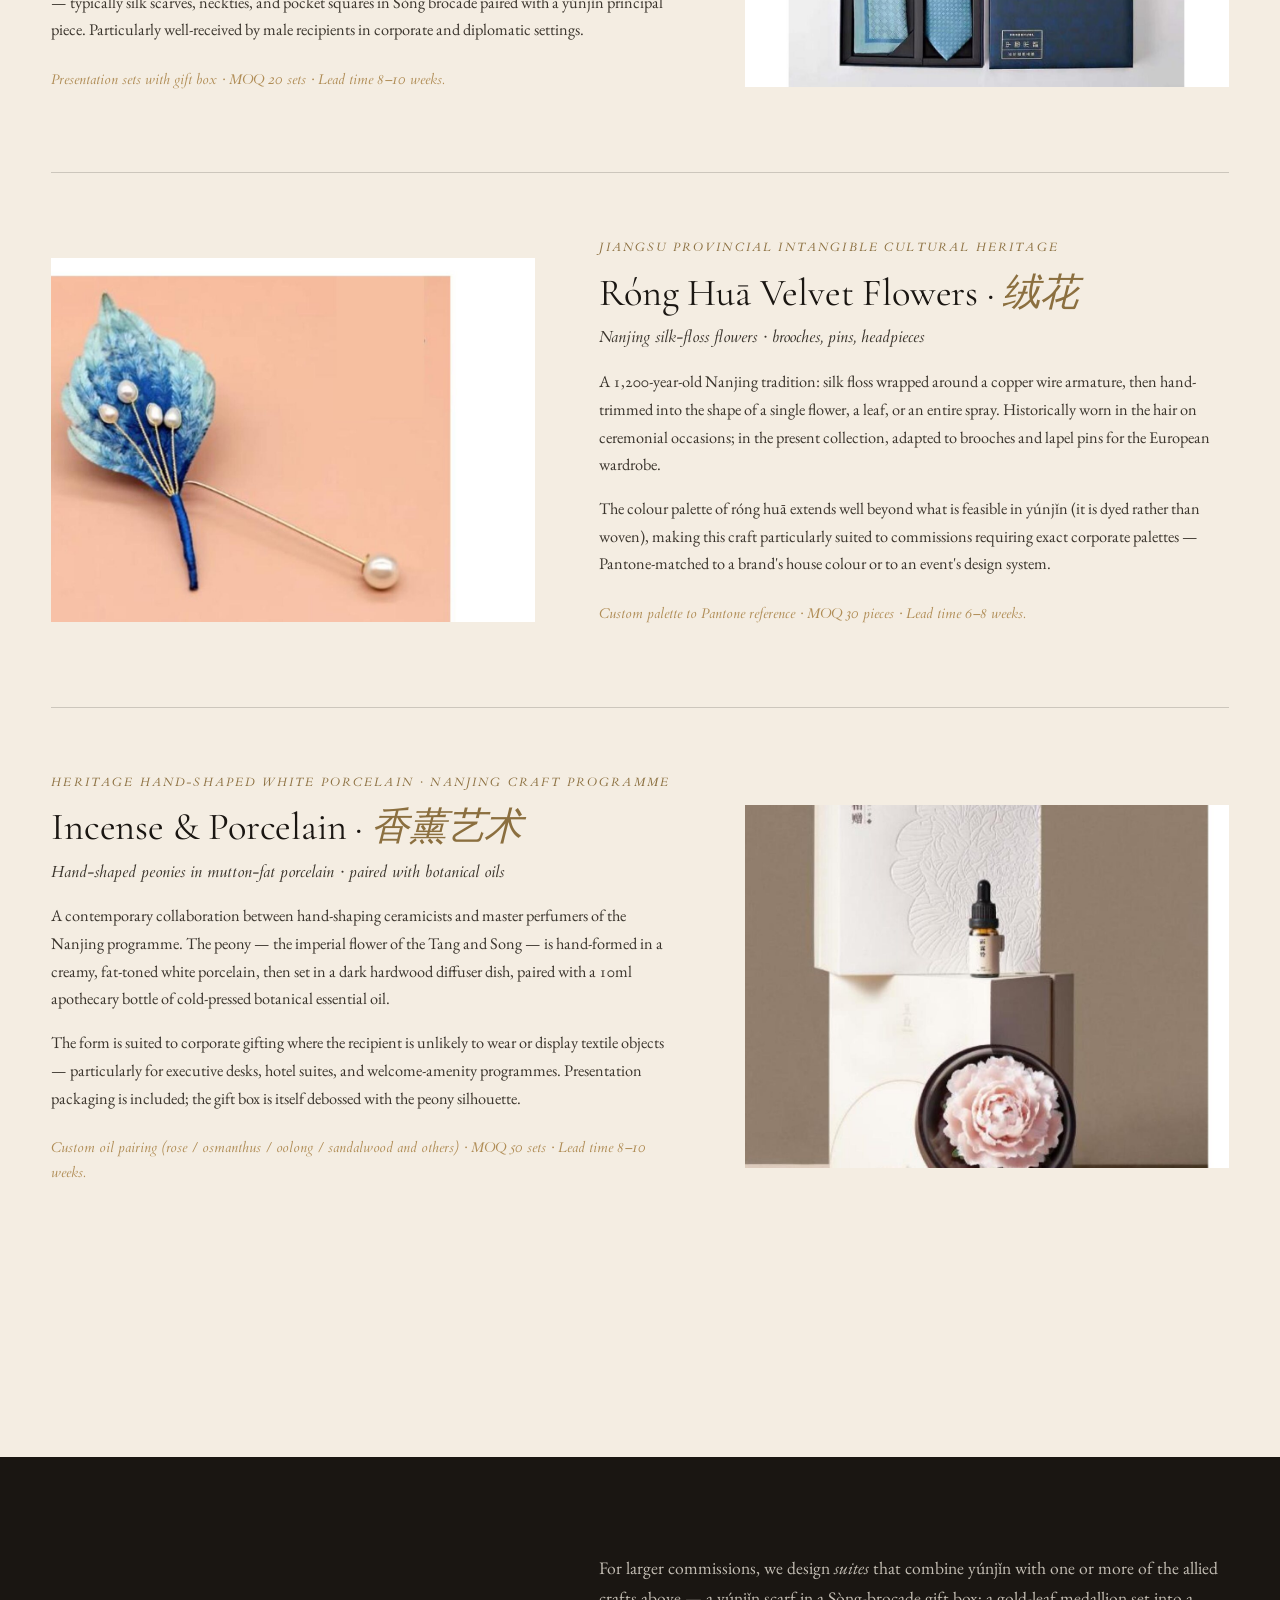
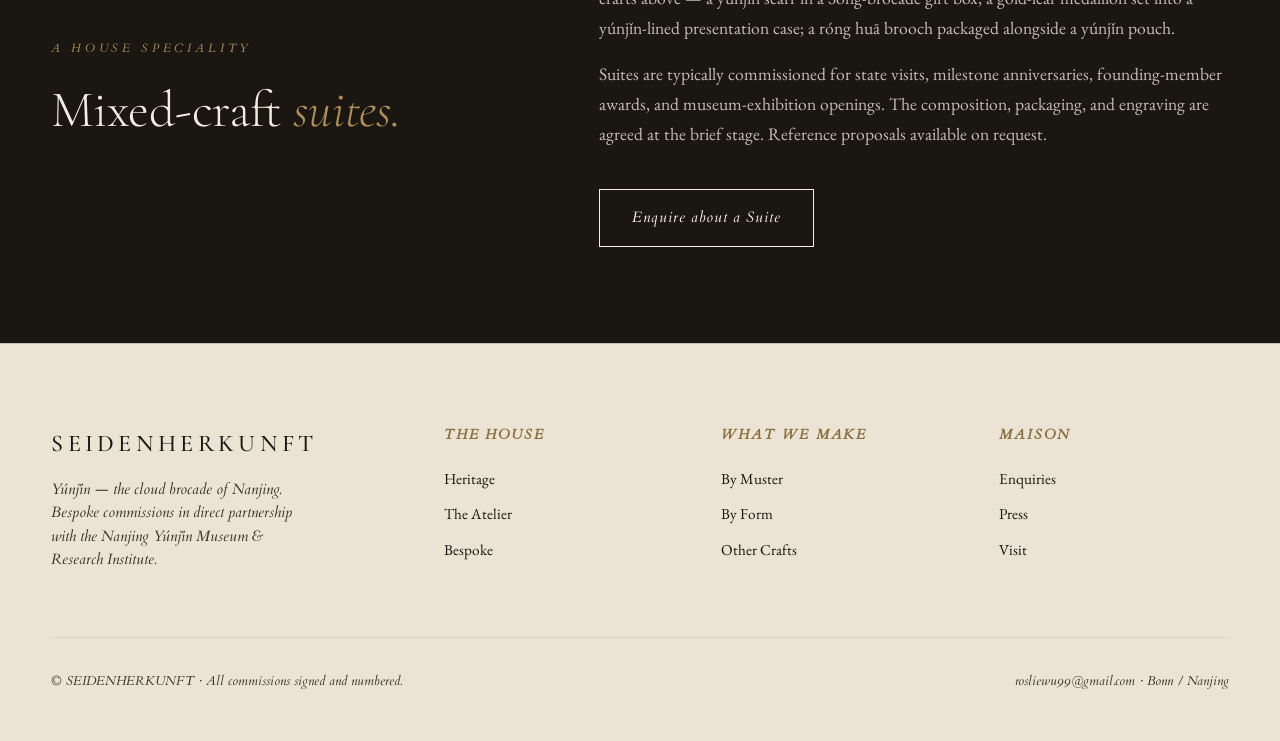
<file: other-crafts.html>
<!DOCTYPE html>
<html lang="en">
<head>
<meta charset="UTF-8">
<meta name="viewport" content="width=device-width, initial-scale=1.0">
<title>Other Crafts of Nanjing · SEIDENHERKUNFT</title>
<meta name="description" content="Three further crafts of Nanjing — Jinling gold leaf, Sòng brocade, róng huā velvet flowers — available for inclusion in commissioned suites alongside yúnjǐn.">
<link rel="stylesheet" href="assets/style.css">
</head>
<body>

<nav class="nav">
  <div class="nav__inner">
    <a href="index.html" class="nav__brand">SEIDENHERKUNFT<small>Yúnjǐn · Cloud Brocade of Nanjing</small></a>
    <ul class="nav__menu">
      <li><a href="index.html">House</a></li>
      <li><a href="heritage.html">Heritage</a></li>
      <li><a href="collection.html">Collection</a></li>
      <li><a href="other-crafts.html" class="active">Other Crafts</a></li>
      <li><a href="atelier.html">Atelier</a></li>
      <li><a href="bespoke.html">Bespoke</a></li>
      <li><a href="contact.html">Enquire</a></li>
    </ul>
  </div>
</nav>

<section class="article" style="max-width: 980px; padding-bottom: 3rem;">
  <div class="article__kicker">Allied Crafts · Available on Commission</div>
  <h1>Other <em>Crafts of Nanjing</em></h1>
  <p class="article__dek">
    Yúnjǐn is the core of the house. But Nanjing's craft history is wider than a single textile, and a number of commissions — especially gift-suites for institutions and corporate clients — call for related crafts presented alongside the brocade. We work with three.
  </p>
</section>

<!-- ============ JINLING GOLD LEAF ============ -->
<section class="section">
  <div class="craft-row">
    <div class="craft-row__img">
      <img src="images/catalog/p070.jpg" alt="Jinling gold leaf model of Zheng He's treasure ship">
    </div>
    <div class="craft-row__text">
      <div class="craft-row__heritage">National Intangible Cultural Heritage of China</div>
      <h3>Jīnlíng Gold Leaf · <em>金陵金箔</em></h3>
      <p class="craft-row__sub">A 1,700-year tradition · capital-grade gilding craft</p>
      <p>
        Nanjing has produced gold leaf since the Six Dynasties period. The leaf is beaten — by hand, between calf-skin sheets — to a thickness of approximately 0.12 microns. Used historically to gild palace beams, Buddhist statues, and imperial seals, Jinling gold leaf is today applied to sculptural objects, lacquered presentation pieces, and ceremonial gifts.
      </p>
      <p>
        SEIDENHERKUNFT offers three principal forms: presentation sculptures (the <em>Zheng He's Treasure Ship</em> is a standing reference for diplomatic and corporate gifting); gilded brooches and pins (including the constellation-set unicorn brooch with marquise zirconia); and pure-gold-leaf framed panels for board-room display.
      </p>
      <p style="font-family: var(--serif-caption); font-style: italic; font-size: 0.9rem; color: var(--gold-soft); margin-top: 1.5rem;">
        Bespoke gilding to client insignia available · MOQ from 1 piece (sculpture) or 25 pieces (jewellery).
      </p>
    </div>
  </div>

  <!-- SONG BROCADE -->
  <div class="craft-row reverse">
    <div class="craft-row__img">
      <img src="images/catalog/p158.jpg" alt="Sòng brocade gift set with silk scarf">
    </div>
    <div class="craft-row__text">
      <div class="craft-row__heritage">National Intangible Cultural Heritage of China</div>
      <h3>Sòng Brocade · <em>宋锦</em></h3>
      <p class="craft-row__sub">From the Song-dynasty looms of Suzhou · scarves &amp; sets</p>
      <p>
        Sòng brocade is the second of China's three named brocades (alongside yúnjǐn and Sichuan's shǔjǐn). Where yúnjǐn was court textile, Sòng brocade was the scholar-officials' brocade — used for book bindings, mounted painting borders, and refined dress. The pattern repertoire is more restrained: small geometric units, jewel-like density, soft colour.
      </p>
      <p>
        We commission Sòng brocade objects principally as a counterpoint to yúnjǐn in mixed-craft gift suites — typically silk scarves, neckties, and pocket squares in Sòng brocade paired with a yúnjǐn principal piece. Particularly well-received by male recipients in corporate and diplomatic settings.
      </p>
      <p style="font-family: var(--serif-caption); font-style: italic; font-size: 0.9rem; color: var(--gold-soft); margin-top: 1.5rem;">
        Presentation sets with gift box · MOQ 20 sets · Lead time 8–10 weeks.
      </p>
    </div>
  </div>

  <!-- RONG HUA -->
  <div class="craft-row">
    <div class="craft-row__img">
      <img src="images/catalog/p170.jpg" alt="Róng huā velvet flower brooch with freshwater pearls">
    </div>
    <div class="craft-row__text">
      <div class="craft-row__heritage">Jiangsu Provincial Intangible Cultural Heritage</div>
      <h3>Róng Huā Velvet Flowers · <em>绒花</em></h3>
      <p class="craft-row__sub">Nanjing silk-floss flowers · brooches, pins, headpieces</p>
      <p>
        A 1,200-year-old Nanjing tradition: silk floss wrapped around a copper wire armature, then hand-trimmed into the shape of a single flower, a leaf, or an entire spray. Historically worn in the hair on ceremonial occasions; in the present collection, adapted to brooches and lapel pins for the European wardrobe.
      </p>
      <p>
        The colour palette of róng huā extends well beyond what is feasible in yúnjǐn (it is dyed rather than woven), making this craft particularly suited to commissions requiring exact corporate palettes — Pantone-matched to a brand's house colour or to an event's design system.
      </p>
      <p style="font-family: var(--serif-caption); font-style: italic; font-size: 0.9rem; color: var(--gold-soft); margin-top: 1.5rem;">
        Custom palette to Pantone reference · MOQ 30 pieces · Lead time 6–8 weeks.
      </p>
    </div>
  </div>

  <!-- INCENSE -->
  <div class="craft-row reverse">
    <div class="craft-row__img">
      <img src="images/catalog/p200.jpg" alt="Hand-shaped white porcelain peony incense diffuser with essential oil">
    </div>
    <div class="craft-row__text">
      <div class="craft-row__heritage">Heritage Hand-shaped White Porcelain · Nanjing Craft Programme</div>
      <h3>Incense &amp; Porcelain · <em>香薰艺术</em></h3>
      <p class="craft-row__sub">Hand-shaped peonies in mutton-fat porcelain · paired with botanical oils</p>
      <p>
        A contemporary collaboration between hand-shaping ceramicists and master perfumers of the Nanjing programme. The peony — the imperial flower of the Tang and Song — is hand-formed in a creamy, fat-toned white porcelain, then set in a dark hardwood diffuser dish, paired with a 10ml apothecary bottle of cold-pressed botanical essential oil.
      </p>
      <p>
        The form is suited to corporate gifting where the recipient is unlikely to wear or display textile objects — particularly for executive desks, hotel suites, and welcome-amenity programmes. Presentation packaging is included; the gift box is itself debossed with the peony silhouette.
      </p>
      <p style="font-family: var(--serif-caption); font-style: italic; font-size: 0.9rem; color: var(--gold-soft); margin-top: 1.5rem;">
        Custom oil pairing (rose / osmanthus / oolong / sandalwood and others) · MOQ 50 sets · Lead time 8–10 weeks.
      </p>
    </div>
  </div>
</section>

<!-- ============ MIXED-CRAFT SUITES ============ -->
<section class="institutional">
  <div class="institutional__inner">
    <div>
      <div class="institutional__eyebrow">A House Speciality</div>
      <h2>Mixed-craft <em>suites.</em></h2>
    </div>
    <div>
      <p>
        For larger commissions, we design <em>suites</em> that combine yúnjǐn with one or more of the allied crafts above — a yúnjǐn scarf in a Sòng-brocade gift box; a gold-leaf medallion set into a yúnjǐn-lined presentation case; a róng huā brooch packaged alongside a yúnjǐn pouch.
      </p>
      <p>
        Suites are typically commissioned for state visits, milestone anniversaries, founding-member awards, and museum-exhibition openings. The composition, packaging, and engraving are agreed at the brief stage. Reference proposals available on request.
      </p>
      <a href="contact.html?subject=suite" class="btn">Enquire about a Suite</a>
    </div>
  </div>
</section>

<!-- ============ FOOTER ============ -->
<footer class="footer">
  <div class="footer__inner">
    <div class="footer__col">
      <div class="footer__brand">SEIDENHERKUNFT</div>
      <p class="footer__tag">Yúnjǐn — the cloud brocade of Nanjing. Bespoke commissions in direct partnership with the Nanjing Yúnjǐn Museum &amp; Research Institute.</p>
    </div>
    <div class="footer__col">
      <h4>The House</h4>
      <ul>
        <li><a href="heritage.html">Heritage</a></li>
        <li><a href="atelier.html">The Atelier</a></li>
        <li><a href="bespoke.html">Bespoke</a></li>
      </ul>
    </div>
    <div class="footer__col">
      <h4>What We Make</h4>
      <ul>
        <li><a href="collection.html">By Muster</a></li>
        <li><a href="collection.html#forms">By Form</a></li>
        <li><a href="other-crafts.html">Other Crafts</a></li>
      </ul>
    </div>
    <div class="footer__col">
      <h4>Maison</h4>
      <ul>
        <li><a href="contact.html">Enquiries</a></li>
        <li><a href="contact.html?subject=press">Press</a></li>
        <li><a href="contact.html?subject=visit">Visit</a></li>
      </ul>
    </div>
  </div>
  <div class="footer__bottom">
    <span>© SEIDENHERKUNFT · All commissions signed and numbered.</span>
    <span>rosliewu99@gmail.com · Bonn / Nanjing</span>
  </div>
</footer>

</body>
</html>
</file>
<file: assets/style.css>
/* ============================================================
   YUNJIN — Editorial / Museum-Catalogue Aesthetic
   Inspired by Apollo Magazine, The Burlington Magazine,
   18th-century European printing, Hermès editorial.
   ============================================================ */

@import url('https://fonts.googleapis.com/css2?family=Cormorant+Garamond:ital,wght@0,300;0,400;0,500;0,600;1,300;1,400&family=EB+Garamond:ital,wght@0,400;0,500;1,400&family=Cardo:ital,wght@0,400;1,400&display=swap');

/* ---------- Tokens ---------- */
:root {
  --ink: #1a1612;          /* near-black, slightly warm */
  --ink-soft: #3a342c;
  --paper: #f4ede2;        /* aged ivory */
  --paper-warm: #ebe3d3;
  --paper-deep: #e0d6c1;
  --gold: #8b6f3f;         /* Habsburg gold, muted */
  --gold-soft: #b08d56;
  --crimson: #7a1f1a;      /* imperial vermilion */
  --rule: rgba(26, 22, 18, 0.18);
  --rule-soft: rgba(26, 22, 18, 0.08);

  --serif-display: 'Cormorant Garamond', 'Garamond', serif;
  --serif-body: 'EB Garamond', 'Garamond', 'Times New Roman', serif;
  --serif-caption: 'Cardo', 'EB Garamond', serif;

  --measure: 62ch;
  --gutter: clamp(1.5rem, 4vw, 3.5rem);
}

* { box-sizing: border-box; margin: 0; padding: 0; }

html { scroll-behavior: smooth; }

body {
  font-family: var(--serif-body);
  font-size: 1.0625rem;
  line-height: 1.7;
  color: var(--ink);
  background: var(--paper);
  font-feature-settings: "kern" 1, "liga" 1, "onum" 1;
  -webkit-font-smoothing: antialiased;
  text-rendering: optimizeLegibility;
}

img { max-width: 100%; display: block; }

a {
  color: var(--ink);
  text-decoration: none;
  transition: opacity 0.3s ease;
}

a:hover { opacity: 0.6; }

/* ---------- Top Navigation ---------- */
.nav {
  position: sticky;
  top: 0;
  z-index: 50;
  background: rgba(244, 237, 226, 0.94);
  backdrop-filter: blur(8px);
  -webkit-backdrop-filter: blur(8px);
  border-bottom: 1px solid var(--rule-soft);
}

.nav__inner {
  max-width: 1480px;
  margin: 0 auto;
  padding: 1.25rem var(--gutter);
  display: flex;
  align-items: center;
  justify-content: space-between;
}

.nav__brand {
  font-family: var(--serif-display);
  font-weight: 500;
  font-size: 1.35rem;
  letter-spacing: 0.18em;
  text-transform: uppercase;
}

.nav__brand small {
  display: block;
  font-family: var(--serif-caption);
  font-style: italic;
  font-size: 0.6rem;
  letter-spacing: 0.25em;
  color: var(--ink-soft);
  margin-top: 0.15rem;
  text-transform: none;
  font-weight: 400;
}

.nav__menu {
  display: flex;
  gap: 2.5rem;
  list-style: none;
  font-family: var(--serif-caption);
  font-style: italic;
  font-size: 0.92rem;
  letter-spacing: 0.05em;
}

.nav__menu a { color: var(--ink-soft); }

.nav__menu a.active { color: var(--ink); border-bottom: 1px solid var(--gold); padding-bottom: 2px; }

@media (max-width: 760px) {
  .nav__menu { display: none; }
}

/* ---------- Hero ---------- */
.hero {
  min-height: 92vh;
  display: grid;
  grid-template-columns: 1.05fr 1fr;
  align-items: center;
  position: relative;
  padding: 4rem var(--gutter) 6rem;
  gap: clamp(2rem, 5vw, 5rem);
  max-width: 1480px;
  margin: 0 auto;
}

@media (max-width: 900px) {
  .hero { grid-template-columns: 1fr; min-height: auto; padding-top: 2rem; }
}

.hero__text { position: relative; z-index: 2; }

.hero__eyebrow {
  font-family: var(--serif-caption);
  font-style: italic;
  font-size: 0.75rem;
  letter-spacing: 0.32em;
  text-transform: uppercase;
  color: var(--gold);
  margin-bottom: 2rem;
  display: flex;
  align-items: center;
  gap: 1rem;
}

.hero__eyebrow::before {
  content: '';
  display: inline-block;
  width: 36px;
  height: 1px;
  background: var(--gold);
}

.hero__title {
  font-family: var(--serif-display);
  font-weight: 300;
  font-size: clamp(2.75rem, 6.5vw, 5.5rem);
  line-height: 1.02;
  letter-spacing: -0.01em;
  color: var(--ink);
  margin-bottom: 2rem;
}

.hero__title em {
  font-style: italic;
  font-weight: 400;
  color: var(--gold);
}

.hero__lede {
  font-family: var(--serif-body);
  font-size: 1.18rem;
  line-height: 1.65;
  color: var(--ink-soft);
  max-width: 38ch;
  margin-bottom: 2.5rem;
}

.hero__lede::first-letter {
  font-family: var(--serif-display);
  font-size: 3.4em;
  float: left;
  line-height: 0.85;
  padding-right: 0.12em;
  padding-top: 0.05em;
  color: var(--ink);
  font-weight: 400;
}

.hero__actions {
  display: flex;
  gap: 2rem;
  align-items: center;
  flex-wrap: wrap;
}

.hero__image {
  position: relative;
  aspect-ratio: 4 / 5;
  overflow: hidden;
}

.hero__image img {
  width: 100%; height: 100%;
  object-fit: cover;
  filter: contrast(1.02) saturate(0.95);
}

.hero__image::after {
  content: '';
  position: absolute; inset: 0;
  border: 1px solid var(--rule);
  pointer-events: none;
}

.hero__caption {
  position: absolute;
  bottom: -2.5rem;
  right: 0;
  font-family: var(--serif-caption);
  font-style: italic;
  font-size: 0.82rem;
  color: var(--ink-soft);
  letter-spacing: 0.04em;
  max-width: 28ch;
  text-align: right;
  line-height: 1.5;
}

/* ---------- Buttons & Links ---------- */
.btn {
  font-family: var(--serif-caption);
  font-style: italic;
  font-size: 0.95rem;
  letter-spacing: 0.06em;
  padding: 0.95rem 2rem;
  border: 1px solid var(--ink);
  background: transparent;
  color: var(--ink);
  cursor: pointer;
  transition: all 0.35s ease;
  display: inline-block;
  text-align: center;
}

.btn:hover {
  background: var(--ink);
  color: var(--paper);
  opacity: 1;
}

.btn--filled {
  background: var(--ink);
  color: var(--paper);
}

.btn--filled:hover {
  background: var(--crimson);
  border-color: var(--crimson);
  color: var(--paper);
}

.link-arrow {
  font-family: var(--serif-caption);
  font-style: italic;
  font-size: 0.95rem;
  letter-spacing: 0.05em;
  color: var(--ink);
  position: relative;
  padding-bottom: 3px;
  border-bottom: 1px solid var(--gold);
  display: inline-block;
}

.link-arrow::after {
  content: ' →';
  transition: padding-left 0.3s ease;
}

.link-arrow:hover::after { padding-left: 0.5em; }

/* ---------- Section: editorial divider ---------- */
.section {
  padding: 6rem var(--gutter);
  max-width: 1480px;
  margin: 0 auto;
}

.section__head {
  display: grid;
  grid-template-columns: 1fr 2fr;
  gap: var(--gutter);
  margin-bottom: 4rem;
  align-items: end;
  border-top: 1px solid var(--ink);
  padding-top: 2rem;
}

@media (max-width: 760px) {
  .section__head { grid-template-columns: 1fr; gap: 1rem; }
}

.section__num {
  font-family: var(--serif-caption);
  font-style: italic;
  font-size: 0.85rem;
  letter-spacing: 0.18em;
  color: var(--gold);
  text-transform: uppercase;
}

.section__title {
  font-family: var(--serif-display);
  font-weight: 300;
  font-size: clamp(2rem, 4.5vw, 3.5rem);
  line-height: 1.1;
  letter-spacing: -0.005em;
}

.section__title em { font-style: italic; color: var(--gold); }

.section__sub {
  font-family: var(--serif-caption);
  font-style: italic;
  font-size: 1.05rem;
  color: var(--ink-soft);
  margin-top: 1rem;
  max-width: 50ch;
}

/* ---------- Credentials Strip ---------- */
.credentials {
  background: var(--paper-warm);
  padding: 2.5rem var(--gutter);
  border-top: 1px solid var(--rule);
  border-bottom: 1px solid var(--rule);
}

.credentials__inner {
  max-width: 1480px;
  margin: 0 auto;
  display: grid;
  grid-template-columns: repeat(4, 1fr);
  gap: 2rem;
}

@media (max-width: 880px) { .credentials__inner { grid-template-columns: repeat(2, 1fr); gap: 1.5rem; } }
@media (max-width: 480px) { .credentials__inner { grid-template-columns: 1fr; } }

.credential {
  text-align: center;
  font-family: var(--serif-caption);
  font-style: italic;
  font-size: 0.92rem;
  color: var(--ink-soft);
  line-height: 1.5;
}

.credential strong {
  display: block;
  font-family: var(--serif-display);
  font-style: normal;
  color: var(--gold);
  font-size: 1.6rem;
  font-weight: 400;
  margin-bottom: 0.4rem;
  letter-spacing: 0.02em;
}

/* ---------- Three-Story Cards ---------- */
.stories {
  display: grid;
  grid-template-columns: repeat(3, 1fr);
  gap: clamp(1.5rem, 3vw, 3rem);
}

@media (max-width: 880px) {
  .stories { grid-template-columns: 1fr; }
}

.story {
  position: relative;
}

.story__num {
  font-family: var(--serif-display);
  font-style: italic;
  font-size: 4rem;
  line-height: 1;
  color: var(--gold);
  margin-bottom: 1rem;
  opacity: 0.5;
  font-weight: 300;
}

.story__title {
  font-family: var(--serif-display);
  font-weight: 400;
  font-size: 1.65rem;
  line-height: 1.2;
  margin-bottom: 1rem;
  letter-spacing: -0.005em;
}

.story__body {
  font-size: 1rem;
  color: var(--ink-soft);
  margin-bottom: 1.5rem;
  line-height: 1.7;
}

/* ---------- Collection Grid ---------- */
.collection-grid {
  display: grid;
  grid-template-columns: repeat(4, 1fr);
  gap: clamp(1rem, 2.5vw, 2.5rem);
}

@media (max-width: 1100px) { .collection-grid { grid-template-columns: repeat(3, 1fr); } }
@media (max-width: 760px)  { .collection-grid { grid-template-columns: repeat(2, 1fr); } }
@media (max-width: 480px)  { .collection-grid { grid-template-columns: 1fr; } }

.piece {
  display: block;
  color: inherit;
}

.piece__img {
  aspect-ratio: 3 / 4;
  overflow: hidden;
  position: relative;
  background: var(--paper-warm);
  margin-bottom: 1rem;
}

.piece__img img {
  width: 100%; height: 100%;
  object-fit: cover;
  transition: transform 1.2s cubic-bezier(0.16, 1, 0.3, 1);
}

.piece:hover .piece__img img { transform: scale(1.04); }

.piece__cat {
  font-family: var(--serif-caption);
  font-style: italic;
  font-size: 0.78rem;
  letter-spacing: 0.14em;
  text-transform: uppercase;
  color: var(--gold);
  margin-bottom: 0.4rem;
}

.piece__name {
  font-family: var(--serif-display);
  font-size: 1.18rem;
  font-weight: 400;
  line-height: 1.25;
  margin-bottom: 0.35rem;
}

.piece__name em { font-style: italic; }

.piece__meta {
  font-family: var(--serif-caption);
  font-size: 0.82rem;
  color: var(--ink-soft);
  font-style: italic;
}

.piece__price {
  font-family: var(--serif-body);
  font-style: normal;
  font-variant-numeric: oldstyle-nums;
  margin-top: 0.4rem;
  color: var(--ink);
  font-size: 0.95rem;
}

/* ---------- Pull-Quote ---------- */
.pullquote {
  max-width: 880px;
  margin: 8rem auto;
  padding: 0 var(--gutter);
  text-align: center;
  position: relative;
}

.pullquote::before {
  content: '“';
  font-family: var(--serif-display);
  font-size: 8rem;
  line-height: 0.6;
  color: var(--gold);
  display: block;
  margin-bottom: 1rem;
  opacity: 0.5;
}

.pullquote p {
  font-family: var(--serif-display);
  font-style: italic;
  font-weight: 300;
  font-size: clamp(1.5rem, 3vw, 2.4rem);
  line-height: 1.4;
  color: var(--ink);
  margin-bottom: 2rem;
  letter-spacing: -0.005em;
}

.pullquote cite {
  font-family: var(--serif-caption);
  font-style: italic;
  font-size: 0.88rem;
  letter-spacing: 0.14em;
  text-transform: uppercase;
  color: var(--ink-soft);
}

/* ---------- Institutional Banner ---------- */
.institutional {
  background: var(--ink);
  color: var(--paper);
  padding: 6rem var(--gutter);
  margin-top: 6rem;
}

.institutional__inner {
  max-width: 1480px;
  margin: 0 auto;
  display: grid;
  grid-template-columns: 1fr 1.3fr;
  gap: clamp(2rem, 5vw, 5rem);
  align-items: center;
}

@media (max-width: 880px) {
  .institutional__inner { grid-template-columns: 1fr; }
}

.institutional__eyebrow {
  font-family: var(--serif-caption);
  font-style: italic;
  font-size: 0.75rem;
  letter-spacing: 0.32em;
  text-transform: uppercase;
  color: var(--gold-soft);
  margin-bottom: 1.5rem;
}

.institutional h2 {
  font-family: var(--serif-display);
  font-weight: 300;
  font-size: clamp(2rem, 4vw, 3.2rem);
  line-height: 1.1;
  letter-spacing: -0.005em;
  margin-bottom: 1.5rem;
}

.institutional h2 em { font-style: italic; color: var(--gold-soft); }

.institutional p {
  color: rgba(244, 237, 226, 0.78);
  font-size: 1.1rem;
  line-height: 1.7;
  margin-bottom: 1rem;
}

.institutional .btn {
  border-color: var(--paper);
  color: var(--paper);
  margin-top: 1.5rem;
}

.institutional .btn:hover {
  background: var(--paper);
  color: var(--ink);
}

/* ---------- B2B Capability Showcase ---------- */
.capability-eyebrow {
  display: inline-block;
  font-family: var(--serif-caption);
  font-style: italic;
  font-size: 0.72rem;
  letter-spacing: 0.18em;
  text-transform: uppercase;
  color: var(--gold);
  padding: 0.3rem 0.8rem;
  border: 1px solid var(--gold);
  margin-bottom: 0.6rem;
}

.poa {
  font-family: var(--serif-caption);
  font-style: italic;
  font-size: 0.92rem;
  letter-spacing: 0.08em;
  color: var(--ink-soft);
  margin-top: 0.5rem;
}

.spec-chips {
  display: flex;
  flex-wrap: wrap;
  gap: 0.5rem;
  margin-top: 0.6rem;
}

.spec-chips span {
  font-family: var(--serif-caption);
  font-style: italic;
  font-size: 0.78rem;
  padding: 0.2rem 0.6rem;
  background: var(--paper-warm);
  border: 1px solid var(--rule-soft);
  color: var(--ink-soft);
  letter-spacing: 0.03em;
}

/* Muster gallery */
.muster-grid {
  display: grid;
  grid-template-columns: repeat(3, 1fr);
  gap: clamp(1.5rem, 3vw, 3rem);
  margin-top: 2rem;
}
@media (max-width: 880px) { .muster-grid { grid-template-columns: repeat(2, 1fr); } }
@media (max-width: 540px) { .muster-grid { grid-template-columns: 1fr; } }

.muster {
  display: block;
  position: relative;
  color: inherit;
}

.muster__img {
  aspect-ratio: 4 / 5;
  overflow: hidden;
  background: var(--paper-warm);
  margin-bottom: 1rem;
  position: relative;
}

.muster__img img {
  width: 100%; height: 100%;
  object-fit: cover;
  transition: transform 1.2s cubic-bezier(0.16, 1, 0.3, 1);
  filter: saturate(0.95);
}

.muster:hover .muster__img img { transform: scale(1.04); }

.muster__overlay {
  position: absolute; inset: 0;
  background: linear-gradient(to top, rgba(26,22,18,0.55) 0%, rgba(26,22,18,0) 50%);
  display: flex; align-items: flex-end;
  padding: 1.5rem;
}

.muster__de {
  font-family: var(--serif-display);
  font-style: italic;
  font-weight: 400;
  font-size: 1.6rem;
  color: var(--paper);
  letter-spacing: -0.005em;
  text-shadow: 0 2px 12px rgba(0,0,0,0.3);
}

.muster__zh {
  font-family: var(--serif-caption);
  font-style: italic;
  font-size: 0.8rem;
  letter-spacing: 0.18em;
  color: var(--gold);
  text-transform: uppercase;
  margin-bottom: 0.4rem;
}

.muster__caption {
  font-family: var(--serif-body);
  font-size: 0.95rem;
  color: var(--ink-soft);
  line-height: 1.6;
}

/* Client-type cards (For Museums / For Corporate / etc) */
.client-cards {
  display: grid;
  grid-template-columns: repeat(4, 1fr);
  gap: clamp(1rem, 2vw, 2rem);
  margin-top: 3rem;
}
@media (max-width: 1000px) { .client-cards { grid-template-columns: repeat(2, 1fr); } }
@media (max-width: 540px) { .client-cards { grid-template-columns: 1fr; } }

.client-card {
  padding: 2rem 1.5rem;
  background: var(--paper);
  border: 1px solid var(--rule);
  transition: all 0.4s ease;
  text-decoration: none;
  color: inherit;
  display: block;
}

.client-card:hover {
  background: var(--ink);
  color: var(--paper);
  opacity: 1;
  border-color: var(--ink);
}

.client-card:hover .client-card__num,
.client-card:hover .client-card__cta {
  color: var(--gold-soft);
}

.client-card__num {
  font-family: var(--serif-display);
  font-style: italic;
  font-size: 1.8rem;
  color: var(--gold);
  line-height: 1;
  margin-bottom: 1rem;
  transition: color 0.4s ease;
}

.client-card h3 {
  font-family: var(--serif-display);
  font-weight: 400;
  font-size: 1.3rem;
  line-height: 1.2;
  margin-bottom: 0.8rem;
  letter-spacing: -0.005em;
}

.client-card p {
  font-family: var(--serif-caption);
  font-style: italic;
  font-size: 0.92rem;
  line-height: 1.55;
  margin-bottom: 1rem;
  opacity: 0.85;
}

.client-card__cta {
  font-family: var(--serif-caption);
  font-style: italic;
  font-size: 0.88rem;
  color: var(--gold);
  letter-spacing: 0.05em;
  transition: color 0.4s ease;
}

/* Process timeline */
.process-flow {
  display: grid;
  grid-template-columns: repeat(5, 1fr);
  gap: 0;
  margin: 3rem 0;
  position: relative;
}
@media (max-width: 880px) { .process-flow { grid-template-columns: 1fr; } }

.flow-step {
  padding: 2rem 1.5rem;
  border-left: 1px solid var(--rule);
  position: relative;
}
.flow-step:first-child { border-left: none; }
@media (max-width: 880px) {
  .flow-step { border-left: none; border-top: 1px solid var(--rule); }
  .flow-step:first-child { border-top: none; }
}

.flow-step__num {
  font-family: var(--serif-display);
  font-style: italic;
  font-weight: 300;
  font-size: 3rem;
  color: var(--gold);
  line-height: 1;
  margin-bottom: 0.8rem;
  opacity: 0.6;
}

.flow-step h4 {
  font-family: var(--serif-display);
  font-weight: 400;
  font-size: 1.15rem;
  margin-bottom: 0.5rem;
  letter-spacing: -0.005em;
}

.flow-step p {
  font-size: 0.92rem;
  color: var(--ink-soft);
  line-height: 1.55;
}

.flow-step__week {
  display: block;
  font-family: var(--serif-caption);
  font-style: italic;
  font-size: 0.78rem;
  letter-spacing: 0.14em;
  color: var(--gold-soft);
  text-transform: uppercase;
  margin-top: 0.8rem;
}

/* Other Crafts section */
.craft-row {
  display: grid;
  grid-template-columns: 1fr 1.3fr;
  gap: clamp(2rem, 5vw, 5rem);
  align-items: center;
  padding: 4rem 0;
  border-top: 1px solid var(--rule);
}
.craft-row:first-of-type { border-top: none; }
.craft-row.reverse { grid-template-columns: 1.3fr 1fr; }
.craft-row.reverse .craft-row__img { order: 2; }
.craft-row.reverse .craft-row__text { order: 1; }
@media (max-width: 800px) {
  .craft-row, .craft-row.reverse { grid-template-columns: 1fr; }
  .craft-row.reverse .craft-row__img,
  .craft-row.reverse .craft-row__text { order: unset; }
}

.craft-row__img {
  aspect-ratio: 4 / 3;
  overflow: hidden;
  background: var(--paper-warm);
}
.craft-row__img img {
  width: 100%; height: 100%;
  object-fit: cover;
}

.craft-row__heritage {
  font-family: var(--serif-caption);
  font-style: italic;
  font-size: 0.75rem;
  letter-spacing: 0.18em;
  text-transform: uppercase;
  color: var(--gold);
  margin-bottom: 0.8rem;
}

.craft-row__text h3 {
  font-family: var(--serif-display);
  font-weight: 400;
  font-size: clamp(1.6rem, 3vw, 2.4rem);
  line-height: 1.15;
  margin-bottom: 0.6rem;
  letter-spacing: -0.005em;
}
.craft-row__text h3 em { font-style: italic; color: var(--gold); }

.craft-row__sub {
  font-family: var(--serif-caption);
  font-style: italic;
  color: var(--ink-soft);
  margin-bottom: 1.2rem;
}

.craft-row__text p {
  font-size: 1.02rem;
  line-height: 1.7;
  color: var(--ink-soft);
  margin-bottom: 1rem;
}

/* Footer ----------------------------------------- */
.footer {
  border-top: 1px solid var(--rule);
  padding: 5rem var(--gutter) 3rem;
  background: var(--paper-warm);
}

.footer__inner {
  max-width: 1480px;
  margin: 0 auto;
  display: grid;
  grid-template-columns: 1.5fr 1fr 1fr 1fr;
  gap: 3rem;
}

@media (max-width: 760px) {
  .footer__inner { grid-template-columns: 1fr 1fr; }
}

.footer__col h4 {
  font-family: var(--serif-caption);
  font-style: italic;
  font-size: 0.85rem;
  letter-spacing: 0.14em;
  text-transform: uppercase;
  color: var(--gold);
  margin-bottom: 1.25rem;
}

.footer__col ul { list-style: none; }
.footer__col li { margin-bottom: 0.6rem; font-size: 0.95rem; }

.footer__brand {
  font-family: var(--serif-display);
  font-size: 1.5rem;
  font-weight: 500;
  letter-spacing: 0.18em;
  margin-bottom: 0.8rem;
}

.footer__tag {
  font-family: var(--serif-caption);
  font-style: italic;
  font-size: 0.92rem;
  color: var(--ink-soft);
  max-width: 32ch;
  line-height: 1.6;
}

.footer__bottom {
  max-width: 1480px;
  margin: 4rem auto 0;
  padding-top: 2rem;
  border-top: 1px solid var(--rule-soft);
  display: flex;
  justify-content: space-between;
  font-family: var(--serif-caption);
  font-style: italic;
  font-size: 0.82rem;
  color: var(--ink-soft);
}

@media (max-width: 600px) {
  .footer__bottom { flex-direction: column; gap: 0.5rem; }
}

/* ---------- Article / Heritage Page ---------- */
.article {
  max-width: 760px;
  margin: 0 auto;
  padding: 6rem var(--gutter);
}

.article__kicker {
  font-family: var(--serif-caption);
  font-style: italic;
  font-size: 0.78rem;
  letter-spacing: 0.32em;
  text-transform: uppercase;
  color: var(--gold);
  margin-bottom: 2rem;
  text-align: center;
}

.article h1 {
  font-family: var(--serif-display);
  font-weight: 300;
  font-size: clamp(2.4rem, 5.5vw, 4.5rem);
  line-height: 1.05;
  letter-spacing: -0.01em;
  text-align: center;
  margin-bottom: 2rem;
}

.article h1 em { font-style: italic; color: var(--gold); }

.article__dek {
  font-family: var(--serif-display);
  font-style: italic;
  font-weight: 300;
  font-size: 1.4rem;
  line-height: 1.5;
  text-align: center;
  color: var(--ink-soft);
  max-width: 50ch;
  margin: 0 auto 3rem;
}

.article__byline {
  text-align: center;
  font-family: var(--serif-caption);
  font-style: italic;
  font-size: 0.85rem;
  letter-spacing: 0.1em;
  color: var(--ink-soft);
  margin-bottom: 4rem;
  padding-bottom: 2rem;
  border-bottom: 1px solid var(--rule);
}

.article h2 {
  font-family: var(--serif-display);
  font-weight: 400;
  font-size: 2rem;
  line-height: 1.2;
  margin: 3.5rem 0 1.5rem;
  letter-spacing: -0.005em;
}

.article h2 em { font-style: italic; color: var(--gold); }

.article h3 {
  font-family: var(--serif-display);
  font-style: italic;
  font-weight: 400;
  font-size: 1.35rem;
  margin: 2.5rem 0 1rem;
  color: var(--ink-soft);
}

.article p {
  font-size: 1.12rem;
  line-height: 1.78;
  margin-bottom: 1.4rem;
  text-align: justify;
  hyphens: auto;
}

.article p:first-of-type::first-letter {
  font-family: var(--serif-display);
  font-size: 4.4em;
  float: left;
  line-height: 0.85;
  padding-right: 0.1em;
  padding-top: 0.04em;
  color: var(--gold);
  font-weight: 400;
}

.article figure {
  margin: 3rem -2rem;
  background: var(--paper-warm);
}

@media (max-width: 800px) {
  .article figure { margin: 3rem 0; }
}

.article figcaption {
  font-family: var(--serif-caption);
  font-style: italic;
  font-size: 0.88rem;
  color: var(--ink-soft);
  padding: 1rem 0.5rem 0;
  line-height: 1.5;
  max-width: 60ch;
  border-left: 1px solid var(--gold);
  padding-left: 1rem;
}

.article blockquote {
  margin: 3rem -1rem;
  padding: 0 2rem;
  border-left: 2px solid var(--gold);
  font-family: var(--serif-display);
  font-style: italic;
  font-weight: 300;
  font-size: 1.6rem;
  line-height: 1.4;
  color: var(--ink);
}

.article blockquote cite {
  display: block;
  font-family: var(--serif-caption);
  font-style: italic;
  font-size: 0.85rem;
  letter-spacing: 0.1em;
  color: var(--ink-soft);
  margin-top: 1rem;
  font-weight: normal;
}

.drop-cap-rule {
  display: block;
  width: 80px;
  height: 1px;
  background: var(--gold);
  margin: 4rem auto;
}

/* ---------- Product Detail ---------- */
.product {
  max-width: 1480px;
  margin: 0 auto;
  padding: 4rem var(--gutter) 6rem;
  display: grid;
  grid-template-columns: 1.1fr 1fr;
  gap: clamp(2rem, 5vw, 5rem);
}

@media (max-width: 900px) {
  .product { grid-template-columns: 1fr; }
}

.product__gallery img {
  width: 100%;
  aspect-ratio: 4 / 5;
  object-fit: cover;
  margin-bottom: 0.5rem;
}

.product__info { padding-top: 1rem; }

.product__breadcrumb {
  font-family: var(--serif-caption);
  font-style: italic;
  font-size: 0.82rem;
  letter-spacing: 0.1em;
  color: var(--ink-soft);
  margin-bottom: 2rem;
  text-transform: uppercase;
}

.product__name {
  font-family: var(--serif-display);
  font-weight: 300;
  font-size: clamp(2rem, 4vw, 3rem);
  line-height: 1.1;
  margin-bottom: 0.8rem;
  letter-spacing: -0.005em;
}

.product__name em { font-style: italic; color: var(--gold); }

.product__sub {
  font-family: var(--serif-caption);
  font-style: italic;
  font-size: 1.1rem;
  color: var(--ink-soft);
  margin-bottom: 2rem;
}

.product__price {
  font-family: var(--serif-display);
  font-size: 1.6rem;
  font-variant-numeric: oldstyle-nums;
  margin-bottom: 2.5rem;
  padding-bottom: 1.5rem;
  border-bottom: 1px solid var(--rule);
}

.product__desc {
  font-size: 1.05rem;
  line-height: 1.75;
  margin-bottom: 2rem;
  color: var(--ink-soft);
}

.product__specs {
  margin: 2.5rem 0;
  border-top: 1px solid var(--rule);
  padding-top: 1.5rem;
}

.product__specs dl {
  display: grid;
  grid-template-columns: 1fr 2fr;
  gap: 0.75rem 1.5rem;
  font-size: 0.95rem;
}

.product__specs dt {
  font-family: var(--serif-caption);
  font-style: italic;
  color: var(--gold);
  letter-spacing: 0.08em;
}

.product__specs dd {
  color: var(--ink);
}

.product__actions {
  display: flex;
  gap: 1rem;
  margin-top: 2.5rem;
  flex-wrap: wrap;
}

/* ---------- Heritage timeline ---------- */
.timeline {
  max-width: 980px;
  margin: 5rem auto;
  padding: 0 var(--gutter);
}

.timeline__item {
  display: grid;
  grid-template-columns: 1fr 3fr;
  gap: 3rem;
  padding: 2.5rem 0;
  border-top: 1px solid var(--rule);
}

@media (max-width: 760px) {
  .timeline__item { grid-template-columns: 1fr; gap: 0.5rem; }
}

.timeline__year {
  font-family: var(--serif-display);
  font-style: italic;
  font-weight: 300;
  font-size: 2.2rem;
  color: var(--gold);
  line-height: 1;
}

.timeline__body h4 {
  font-family: var(--serif-display);
  font-weight: 400;
  font-size: 1.35rem;
  margin-bottom: 0.6rem;
}

.timeline__body p {
  color: var(--ink-soft);
  font-size: 1rem;
  line-height: 1.7;
}

/* ---------- Forms ---------- */
.form {
  max-width: 640px;
  margin: 0 auto;
}

.form__row { margin-bottom: 1.5rem; }

.form label {
  display: block;
  font-family: var(--serif-caption);
  font-style: italic;
  font-size: 0.82rem;
  letter-spacing: 0.1em;
  text-transform: uppercase;
  color: var(--gold);
  margin-bottom: 0.5rem;
}

.form input,
.form select,
.form textarea {
  width: 100%;
  padding: 0.85rem 0;
  border: none;
  border-bottom: 1px solid var(--ink);
  background: transparent;
  font-family: var(--serif-body);
  font-size: 1.05rem;
  color: var(--ink);
  outline: none;
  transition: border-color 0.3s;
}

.form input:focus,
.form select:focus,
.form textarea:focus {
  border-bottom-color: var(--gold);
}

.form textarea {
  border: 1px solid var(--rule);
  padding: 1rem;
  min-height: 140px;
  resize: vertical;
}

/* ---------- Atelier process ---------- */
.process {
  display: grid;
  grid-template-columns: repeat(4, 1fr);
  gap: 2rem;
  margin-top: 3rem;
}

@media (max-width: 880px) { .process { grid-template-columns: repeat(2, 1fr); } }
@media (max-width: 500px) { .process { grid-template-columns: 1fr; } }

.process__step {
  border-top: 1px solid var(--ink);
  padding-top: 1.5rem;
}

.process__step__num {
  font-family: var(--serif-display);
  font-style: italic;
  font-size: 1.8rem;
  color: var(--gold);
  font-weight: 300;
}

.process__step h4 {
  font-family: var(--serif-display);
  font-weight: 400;
  font-size: 1.2rem;
  margin: 0.5rem 0 0.8rem;
}

.process__step p {
  font-size: 0.94rem;
  line-height: 1.6;
  color: var(--ink-soft);
}

/* ---------- Misc ---------- */
.spacer-xs { height: 1rem; }
.spacer-sm { height: 3rem; }
.spacer-md { height: 5rem; }
.spacer-lg { height: 8rem; }

.text-center { text-align: center; }

::selection { background: var(--gold); color: var(--paper); }

/* Reveal-on-load animation, restrained */
@keyframes fadeUp {
  from { opacity: 0; transform: translateY(20px); }
  to { opacity: 1; transform: translateY(0); }
}

.reveal {
  animation: fadeUp 1s cubic-bezier(0.16, 1, 0.3, 1) backwards;
}

.reveal-1 { animation-delay: 0.1s; }
.reveal-2 { animation-delay: 0.3s; }
.reveal-3 { animation-delay: 0.5s; }
.reveal-4 { animation-delay: 0.7s; }
</file>
